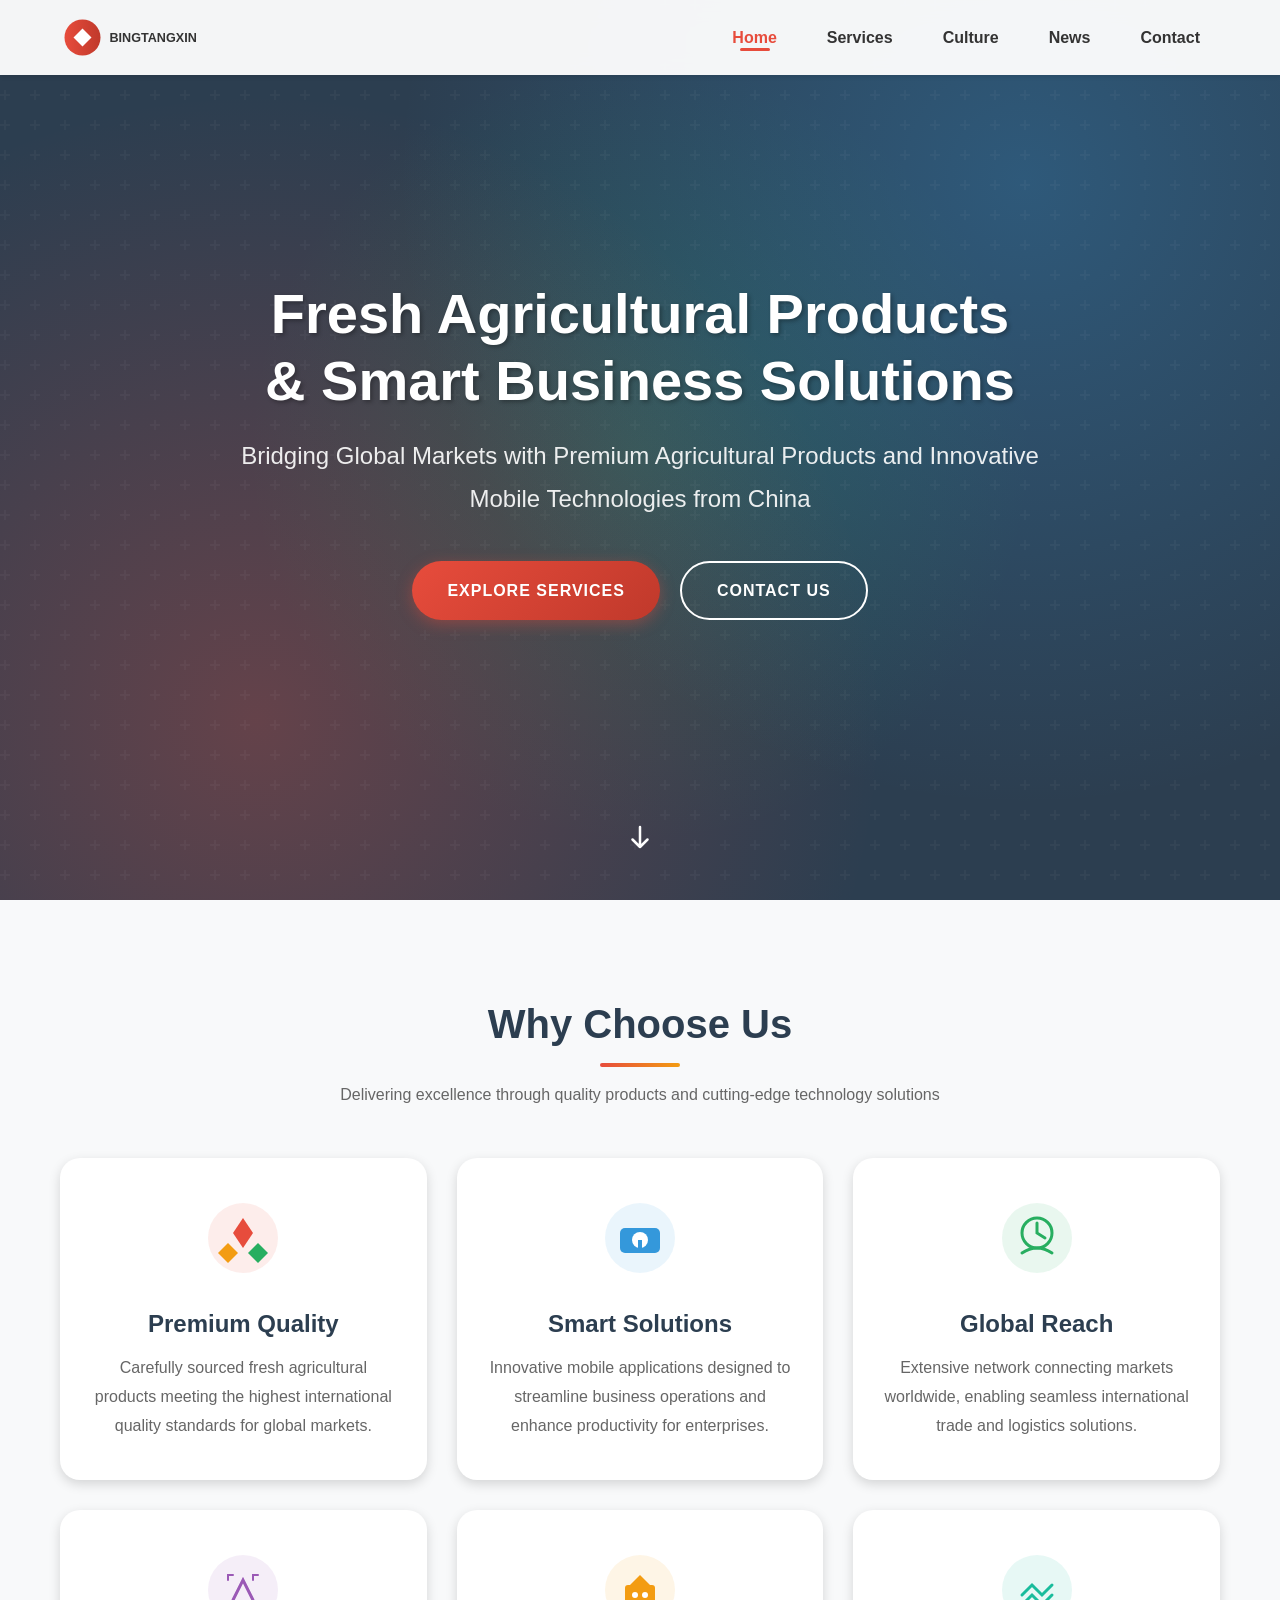
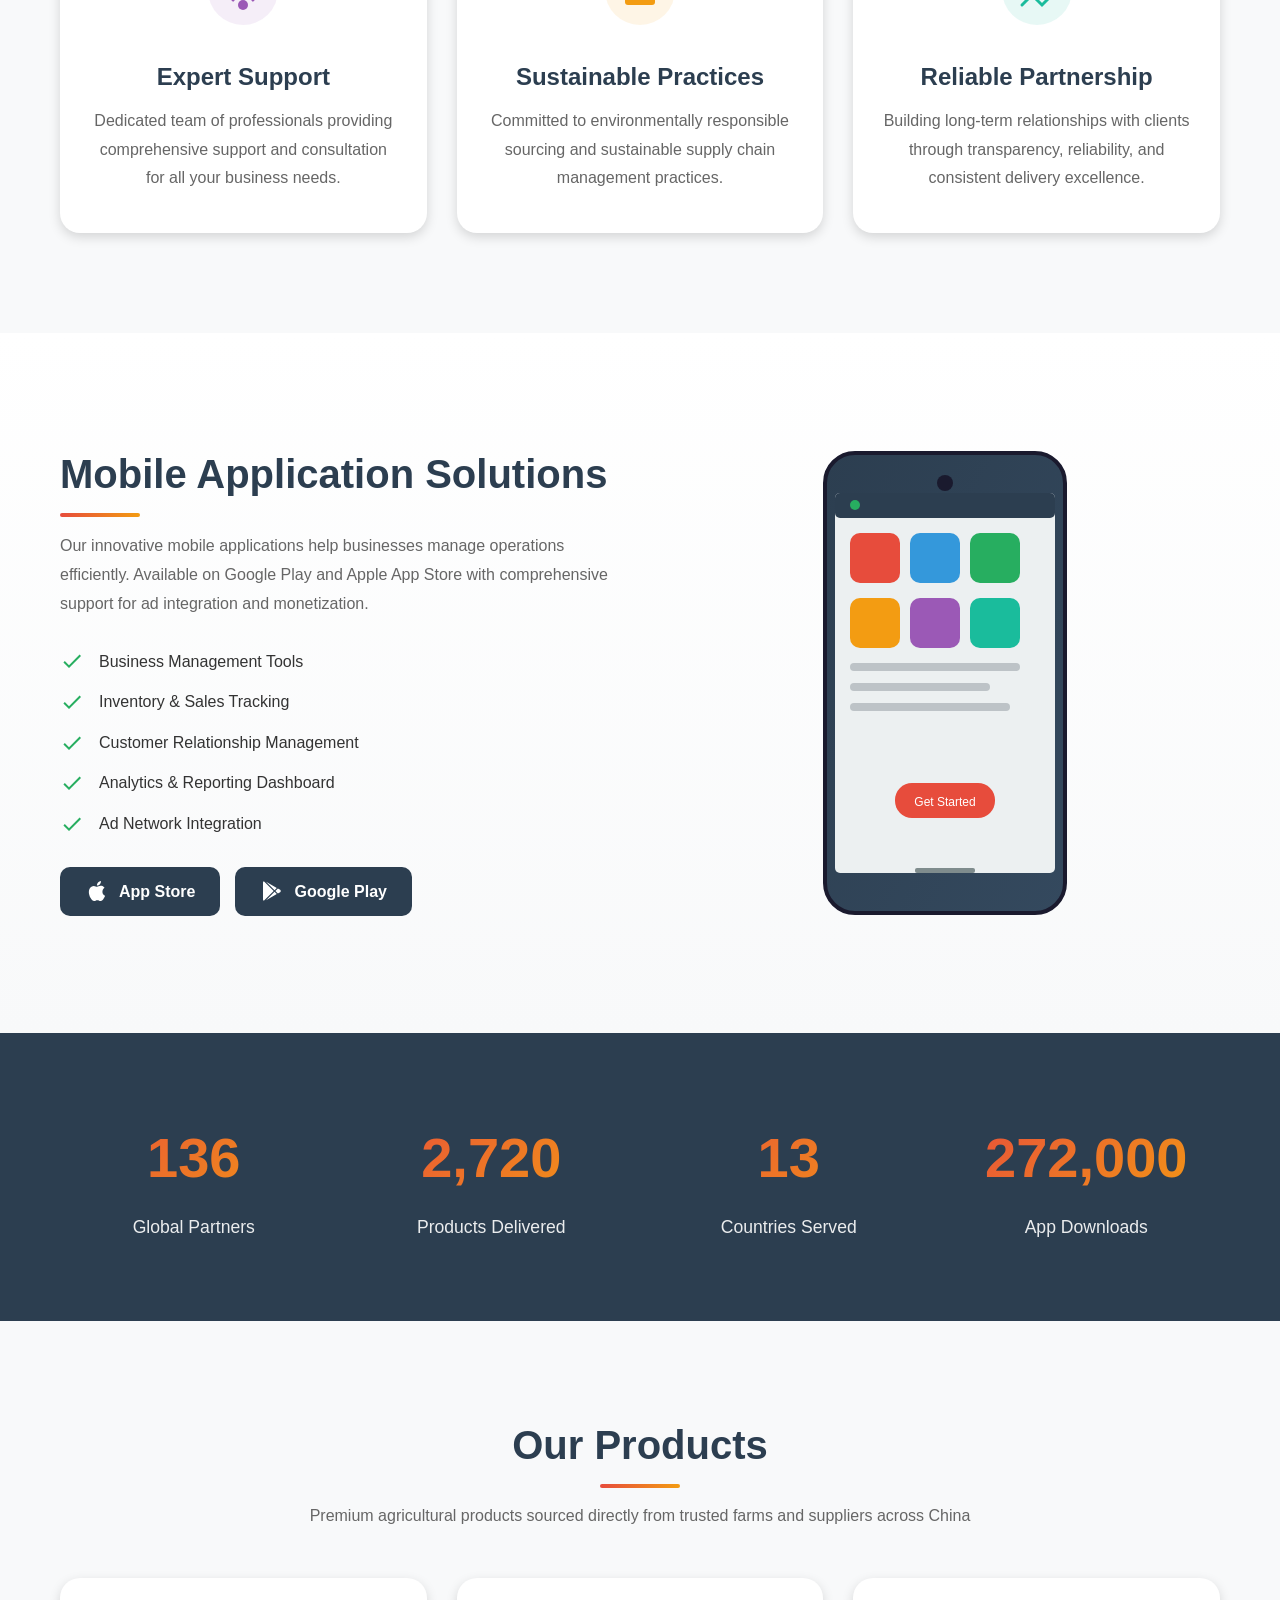
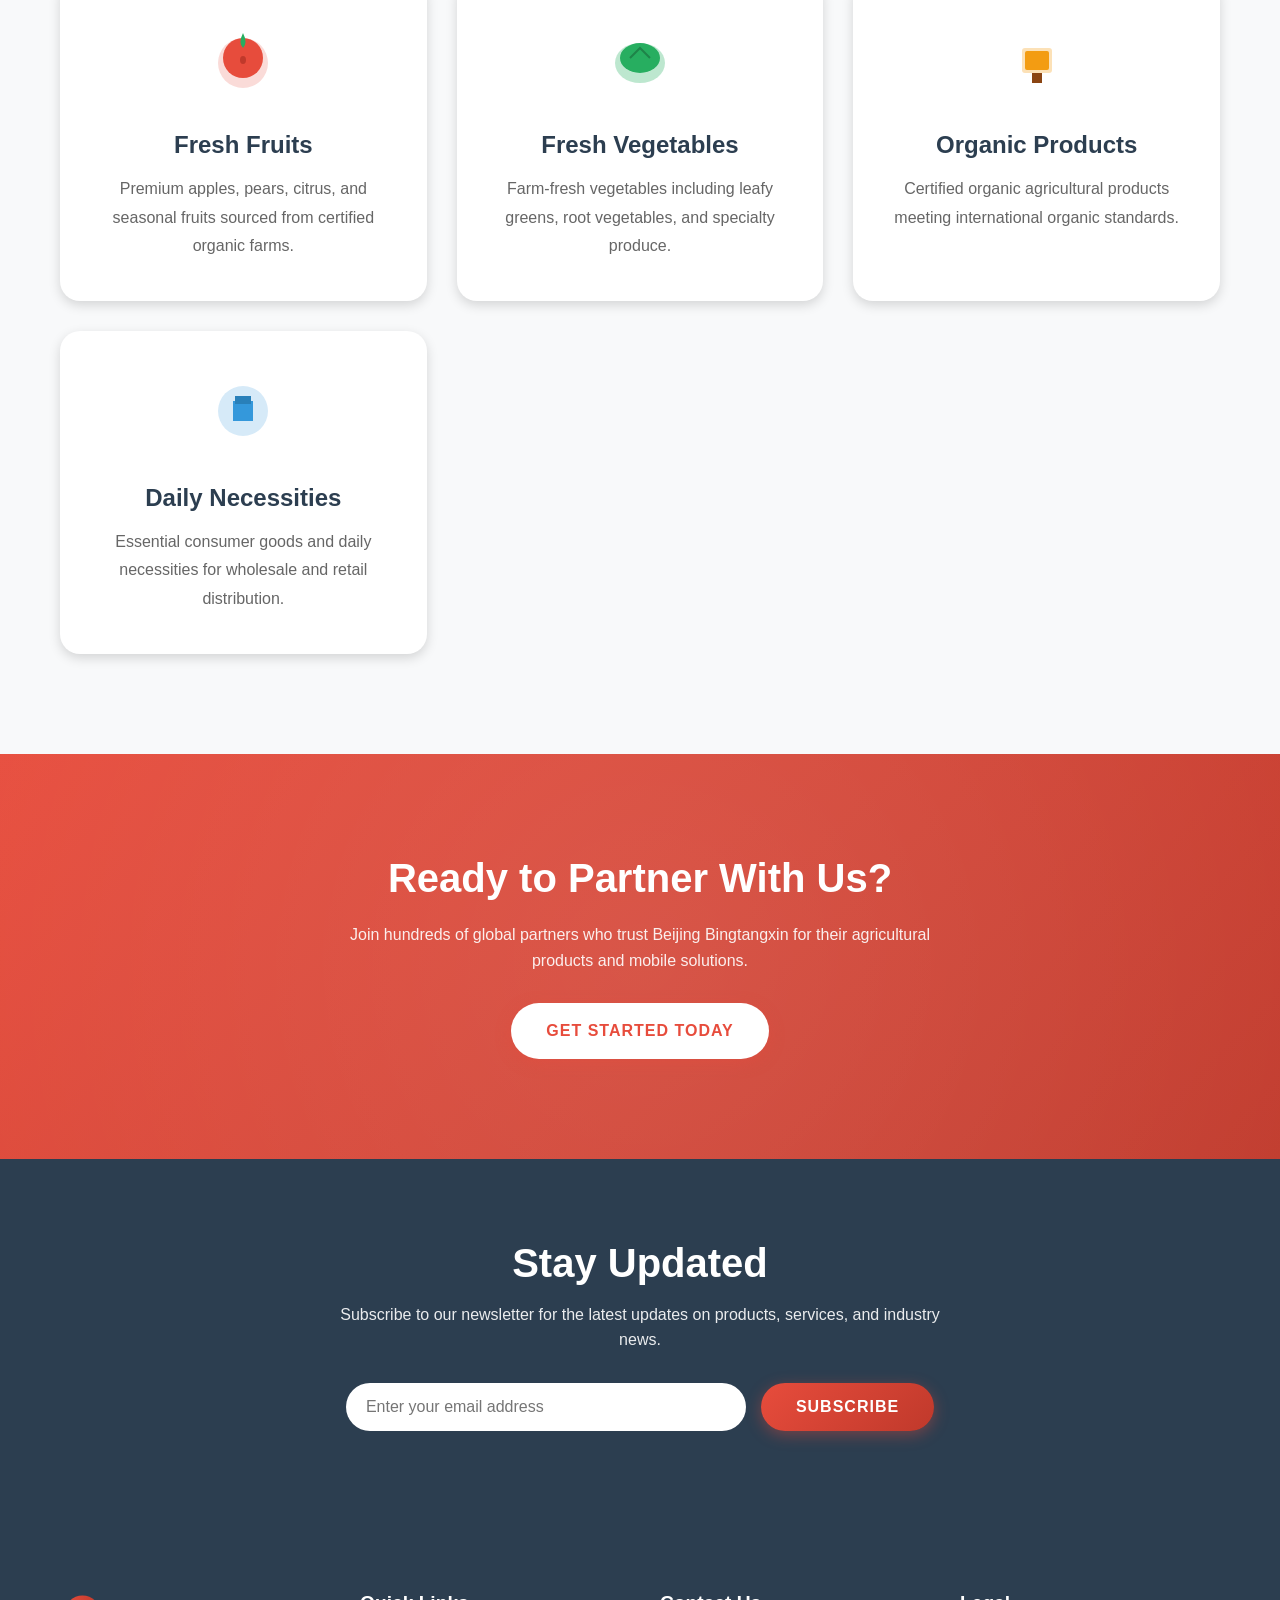
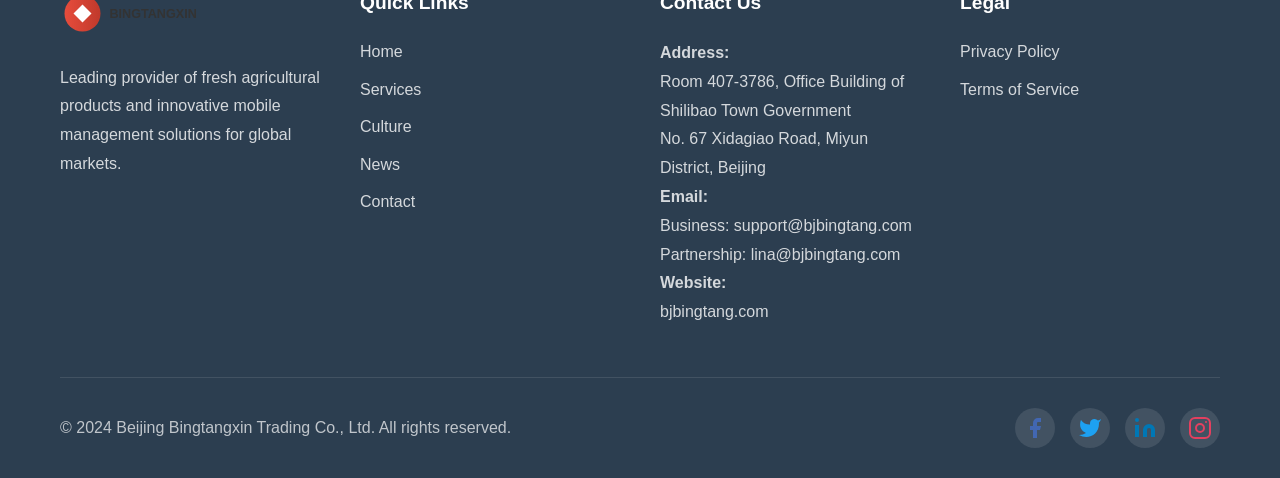
<file: index.html>
<!DOCTYPE html>
<html lang="en">
<head>
    <meta charset="UTF-8">
    <meta name="viewport" content="width=device-width, initial-scale=1.0">
    <meta name="description" content="Beijing Bingtangxin Trading Co., Ltd. - Leading provider of fresh agricultural products and innovative mobile management solutions for global markets.">
    <meta name="keywords" content="agricultural products, fresh fruits, vegetables, mobile apps, business management, import export, China">
    <meta name="author" content="Beijing Bingtangxin Trading Co., Ltd.">
    <meta name="robots" content="index, follow">
    <meta property="og:title" content="Beijing Bingtangxin Trading Co., Ltd. - Fresh Agricultural Products & Mobile Solutions">
    <meta property="og:description" content="Leading provider of fresh agricultural products and innovative mobile management solutions for global markets.">
    <meta property="og:type" content="website">
    <meta property="og:url" content="https://bjbingtang.com">
    <meta property="og:image" content="https://bjbingtang.com/images/og-image.jpg">
    <link rel="canonical" href="https://bjbingtang.com">
    <title>Beijing Bingtangxin Trading Co., Ltd. | Fresh Agricultural Products & Mobile Solutions</title>
    <link rel="stylesheet" href="css/style.css">
</head>
<body>
    <!-- Navigation -->
    <nav class="navbar" id="navbar">
        <div class="nav-container">
            <a href="index.html" class="logo">
                <svg viewBox="0 0 200 50" width="180" height="45">
                    <defs>
                        <linearGradient id="logoGrad" x1="0%" y1="0%" x2="100%" y2="0%">
                            <stop offset="0%" style="stop-color:#e74c3c"/>
                            <stop offset="100%" style="stop-color:#c0392b"/>
                        </linearGradient>
                    </defs>
                    <circle cx="25" cy="25" r="20" fill="url(#logoGrad)"/>
                    <path d="M15 25 L25 15 L35 25 L25 35 Z" fill="white"/>
                    <text x="55" y="30" font-family="Arial, sans-serif" font-size="14" font-weight="bold" fill="#333">BINGTANGXIN</text>
                </svg>
            </a>
            <ul class="nav-menu" id="navMenu">
                <li><a href="index.html" class="active">Home</a></li>
                <li><a href="services.html">Services</a></li>
                <li><a href="culture.html">Culture</a></li>
                <li><a href="news.html">News</a></li>
                <li><a href="contact.html">Contact</a></li>
            </ul>
            <button class="menu-toggle" id="menuToggle">
                <svg viewBox="0 0 24 24" width="24" height="24">
                    <path d="M3 12h18M3 6h18M3 18h18" stroke="currentColor" stroke-width="2" stroke-linecap="round"/>
                </svg>
            </button>
        </div>
    </nav>

    <!-- Hero Section -->
    <section class="hero" id="hero">
        <div class="hero-overlay"></div>
        <div class="hero-content">
            <h1 class="hero-title animate-fade-in">Fresh Agricultural Products<br>& Smart Business Solutions</h1>
            <p class="hero-subtitle animate-fade-in-delay">Bridging Global Markets with Premium Agricultural Products and Innovative Mobile Technologies from China</p>
            <div class="hero-buttons animate-fade-in-delay-2">
                <a href="services.html" class="btn btn-primary">Explore Services</a>
                <a href="contact.html" class="btn btn-secondary">Contact Us</a>
            </div>
        </div>
        <div class="scroll-indicator">
            <svg viewBox="0 0 24 24" width="30" height="30">
                <path d="M12 4v16m0 0l-6-6m6 6l6-6" stroke="white" stroke-width="2" fill="none" stroke-linecap="round"/>
            </svg>
        </div>
    </section>

    <!-- Features Section -->
    <section class="features" id="features">
        <div class="container">
            <h2 class="section-title animate-on-scroll">Why Choose Us</h2>
            <p class="section-subtitle animate-on-scroll">Delivering excellence through quality products and cutting-edge technology solutions</p>
            
            <div class="features-grid">
                <div class="feature-card animate-on-scroll">
                    <div class="feature-icon">
                        <svg viewBox="0 0 80 80" width="80" height="80">
                            <circle cx="40" cy="40" r="35" fill="#e74c3c" opacity="0.1"/>
                            <path d="M40 20 L50 35 L40 50 L30 35 Z" fill="#e74c3c"/>
                            <path d="M25 45 L35 55 L25 65 L15 55 Z" fill="#f39c12"/>
                            <path d="M55 45 L65 55 L55 65 L45 55 Z" fill="#27ae60"/>
                        </svg>
                    </div>
                    <h3>Premium Quality</h3>
                    <p>Carefully sourced fresh agricultural products meeting the highest international quality standards for global markets.</p>
                </div>

                <div class="feature-card animate-on-scroll">
                    <div class="feature-icon">
                        <svg viewBox="0 0 80 80" width="80" height="80">
                            <circle cx="40" cy="40" r="35" fill="#3498db" opacity="0.1"/>
                            <rect x="20" y="30" width="40" height="25" rx="5" fill="#3498db"/>
                            <circle cx="40" cy="42" r="8" fill="white"/>
                            <rect x="38" y="42" width="4" height="8" fill="#3498db"/>
                        </svg>
                    </div>
                    <h3>Smart Solutions</h3>
                    <p>Innovative mobile applications designed to streamline business operations and enhance productivity for enterprises.</p>
                </div>

                <div class="feature-card animate-on-scroll">
                    <div class="feature-icon">
                        <svg viewBox="0 0 80 80" width="80" height="80">
                            <circle cx="40" cy="40" r="35" fill="#27ae60" opacity="0.1"/>
                            <circle cx="40" cy="35" r="15" fill="none" stroke="#27ae60" stroke-width="3"/>
                            <path d="M40 25 L40 35 L48 40" stroke="#27ae60" stroke-width="3" fill="none" stroke-linecap="round"/>
                            <path d="M25 55 Q40 45 55 55" stroke="#27ae60" stroke-width="3" fill="none" stroke-linecap="round"/>
                        </svg>
                    </div>
                    <h3>Global Reach</h3>
                    <p>Extensive network connecting markets worldwide, enabling seamless international trade and logistics solutions.</p>
                </div>

                <div class="feature-card animate-on-scroll">
                    <div class="feature-icon">
                        <svg viewBox="0 0 80 80" width="80" height="80">
                            <circle cx="40" cy="40" r="35" fill="#9b59b6" opacity="0.1"/>
                            <path d="M30 50 L40 30 L50 50" stroke="#9b59b6" stroke-width="3" fill="none" stroke-linecap="round"/>
                            <circle cx="40" cy="55" r="5" fill="#9b59b6"/>
                            <path d="M25 30 L25 25 L30 25" stroke="#9b59b6" stroke-width="2" fill="none" stroke-linecap="round"/>
                            <path d="M50 30 L50 25 L55 25" stroke="#9b59b6" stroke-width="2" fill="none" stroke-linecap="round"/>
                        </svg>
                    </div>
                    <h3>Expert Support</h3>
                    <p>Dedicated team of professionals providing comprehensive support and consultation for all your business needs.</p>
                </div>

                <div class="feature-card animate-on-scroll">
                    <div class="feature-icon">
                        <svg viewBox="0 0 80 80" width="80" height="80">
                            <circle cx="40" cy="40" r="35" fill="#f39c12" opacity="0.1"/>
                            <rect x="25" y="35" width="30" height="20" rx="3" fill="#f39c12"/>
                            <path d="M30 35 L40 25 L50 35" fill="#f39c12"/>
                            <circle cx="35" cy="45" r="3" fill="white"/>
                            <circle cx="45" cy="45" r="3" fill="white"/>
                        </svg>
                    </div>
                    <h3>Sustainable Practices</h3>
                    <p>Committed to environmentally responsible sourcing and sustainable supply chain management practices.</p>
                </div>

                <div class="feature-card animate-on-scroll">
                    <div class="feature-icon">
                        <svg viewBox="0 0 80 80" width="80" height="80">
                            <circle cx="40" cy="40" r="35" fill="#1abc9c" opacity="0.1"/>
                            <path d="M25 45 L35 35 L45 45 L55 35" stroke="#1abc9c" stroke-width="3" fill="none" stroke-linecap="round"/>
                            <path d="M25 55 L35 45 L45 55 L55 45" stroke="#1abc9c" stroke-width="3" fill="none" stroke-linecap="round"/>
                        </svg>
                    </div>
                    <h3>Reliable Partnership</h3>
                    <p>Building long-term relationships with clients through transparency, reliability, and consistent delivery excellence.</p>
                </div>
            </div>
        </div>
    </section>

    <!-- App Showcase Section -->
    <section class="app-showcase" id="app-showcase">
        <div class="container">
            <div class="showcase-content">
                <div class="showcase-text">
                    <h2 class="section-title animate-on-scroll">Mobile Application Solutions</h2>
                    <p class="animate-on-scroll">Our innovative mobile applications help businesses manage operations efficiently. Available on Google Play and Apple App Store with comprehensive support for ad integration and monetization.</p>
                    
                    <ul class="app-features-list animate-on-scroll">
                        <li>
                            <svg viewBox="0 0 24 24" width="24" height="24">
                                <path d="M9 16.17L4.83 12l-1.42 1.41L9 19 21 7l-1.41-1.41z" fill="#27ae60"/>
                            </svg>
                            Business Management Tools
                        </li>
                        <li>
                            <svg viewBox="0 0 24 24" width="24" height="24">
                                <path d="M9 16.17L4.83 12l-1.42 1.41L9 19 21 7l-1.41-1.41z" fill="#27ae60"/>
                            </svg>
                            Inventory & Sales Tracking
                        </li>
                        <li>
                            <svg viewBox="0 0 24 24" width="24" height="24">
                                <path d="M9 16.17L4.83 12l-1.42 1.41L9 19 21 7l-1.41-1.41z" fill="#27ae60"/>
                            </svg>
                            Customer Relationship Management
                        </li>
                        <li>
                            <svg viewBox="0 0 24 24" width="24" height="24">
                                <path d="M9 16.17L4.83 12l-1.42 1.41L9 19 21 7l-1.41-1.41z" fill="#27ae60"/>
                            </svg>
                            Analytics & Reporting Dashboard
                        </li>
                        <li>
                            <svg viewBox="0 0 24 24" width="24" height="24">
                                <path d="M9 16.17L4.83 12l-1.42 1.41L9 19 21 7l-1.41-1.41z" fill="#27ae60"/>
                            </svg>
                            Ad Network Integration
                        </li>
                    </ul>

                    <div class="app-buttons animate-on-scroll">
                        <a href="#" class="app-store-btn">
                            <svg viewBox="0 0 24 24" width="24" height="24">
                                <path d="M18.71 19.5c-.83 1.24-1.71 2.45-3.05 2.47-1.34.03-1.77-.79-3.29-.79-1.53 0-2 .77-3.27.82-1.31.05-2.3-1.32-3.14-2.53C4.25 17 2.94 12.45 4.7 9.39c.87-1.52 2.43-2.48 4.12-2.51 1.28-.02 2.5.87 3.29.87.78 0 2.26-1.07 3.81-.91.65.03 2.47.26 3.64 1.98-.09.06-2.17 1.28-2.15 3.81.03 3.02 2.65 4.03 2.68 4.04-.03.07-.42 1.44-1.38 2.83M13 3.5c.73-.83 1.94-1.46 2.94-1.5.13 1.17-.34 2.35-1.04 3.19-.69.85-1.83 1.51-2.95 1.42-.15-1.15.41-2.35 1.05-3.11z" fill="white"/>
                            </svg>
                            App Store
                        </a>
                        <a href="#" class="app-store-btn">
                            <svg viewBox="0 0 24 24" width="24" height="24">
                                <path d="M3 20.5v-17c0-.59.34-1.11.84-1.35L13.69 12l-9.85 9.85c-.5-.25-.84-.76-.84-1.35zm13.81-5.38L6.05 21.34l8.49-8.49 2.27 2.27zm3.35-4.31c.34.27.59.69.59 1.19s-.22.9-.57 1.18l-2.29 1.32-2.5-2.5 2.5-2.5 2.27 1.31zM6.05 2.66l10.76 6.22-2.27 2.27L6.05 2.66z" fill="white"/>
                            </svg>
                            Google Play
                        </a>
                    </div>
                </div>
                <div class="showcase-visual animate-on-scroll">
                    <svg class="phone-mockup" viewBox="0 0 300 500" width="300" height="500">
                        <defs>
                            <linearGradient id="phoneGrad" x1="0%" y1="0%" x2="100%" y2="100%">
                                <stop offset="0%" style="stop-color:#2c3e50"/>
                                <stop offset="100%" style="stop-color:#34495e"/>
                            </linearGradient>
                        </defs>
                        <!-- Phone body -->
                        <rect x="30" y="20" width="240" height="460" rx="30" fill="url(#phoneGrad)" stroke="#1a1a2e" stroke-width="4"/>
                        <!-- Screen -->
                        <rect x="40" y="60" width="220" height="380" rx="5" fill="#ecf0f1"/>
                        <!-- Status bar -->
                        <rect x="40" y="60" width="220" height="25" rx="5" fill="#2c3e50"/>
                        <circle cx="60" cy="72" r="5" fill="#27ae60"/>
                        <!-- App icons -->
                        <rect x="55" y="100" width="50" height="50" rx="10" fill="#e74c3c"/>
                        <rect x="115" y="100" width="50" height="50" rx="10" fill="#3498db"/>
                        <rect x="175" y="100" width="50" height="50" rx="10" fill="#27ae60"/>
                        <rect x="55" y="165" width="50" height="50" rx="10" fill="#f39c12"/>
                        <rect x="115" y="165" width="50" height="50" rx="10" fill="#9b59b6"/>
                        <rect x="175" y="165" width="50" height="50" rx="10" fill="#1abc9c"/>
                        <!-- Text lines -->
                        <rect x="55" y="230" width="170" height="8" rx="4" fill="#bdc3c7"/>
                        <rect x="55" y="250" width="140" height="8" rx="4" fill="#bdc3c7"/>
                        <rect x="55" y="270" width="160" height="8" rx="4" fill="#bdc3c7"/>
                        <!-- Button -->
                        <rect x="100" y="350" width="100" height="35" rx="17" fill="#e74c3c"/>
                        <text x="150" y="373" font-family="Arial" font-size="12" fill="white" text-anchor="middle">Get Started</text>
                        <!-- Home indicator -->
                        <rect x="120" y="435" width="60" height="5" rx="2" fill="#7f8c8d"/>
                        <!-- Camera notch -->
                        <circle cx="150" cy="50" r="8" fill="#1a1a2e"/>
                    </svg>
                </div>
            </div>
        </div>
    </section>

    <!-- Stats Section -->
    <section class="stats" id="stats">
        <div class="container">
            <div class="stats-grid">
                <div class="stat-item animate-on-scroll">
                    <div class="stat-number" data-count="500">0</div>
                    <div class="stat-label">Global Partners</div>
                </div>
                <div class="stat-item animate-on-scroll">
                    <div class="stat-number" data-count="10000">0</div>
                    <div class="stat-label">Products Delivered</div>
                </div>
                <div class="stat-item animate-on-scroll">
                    <div class="stat-number" data-count="50">0</div>
                    <div class="stat-label">Countries Served</div>
                </div>
                <div class="stat-item animate-on-scroll">
                    <div class="stat-number" data-count="1000000">0</div>
                    <div class="stat-label">App Downloads</div>
                </div>
            </div>
        </div>
    </section>

    <!-- Products Overview -->
    <section class="features" id="products">
        <div class="container">
            <h2 class="section-title animate-on-scroll">Our Products</h2>
            <p class="section-subtitle animate-on-scroll">Premium agricultural products sourced directly from trusted farms and suppliers across China</p>
            
            <div class="features-grid">
                <div class="feature-card animate-on-scroll">
                    <div class="feature-icon">
                        <svg viewBox="0 0 80 80" width="80" height="80">
                            <circle cx="40" cy="45" r="25" fill="#e74c3c" opacity="0.2"/>
                            <circle cx="40" cy="40" r="20" fill="#e74c3c"/>
                            <path d="M40 15 Q45 25 40 30 Q35 25 40 15" fill="#27ae60"/>
                            <ellipse cx="40" cy="42" rx="3" ry="4" fill="#c0392b"/>
                        </svg>
                    </div>
                    <h3>Fresh Fruits</h3>
                    <p>Premium apples, pears, citrus, and seasonal fruits sourced from certified organic farms.</p>
                </div>

                <div class="feature-card animate-on-scroll">
                    <div class="feature-icon">
                        <svg viewBox="0 0 80 80" width="80" height="80">
                            <ellipse cx="40" cy="45" rx="25" ry="20" fill="#27ae60" opacity="0.3"/>
                            <ellipse cx="40" cy="40" rx="20" ry="15" fill="#27ae60"/>
                            <path d="M30 40 L40 30 L50 40" stroke="#1e8449" stroke-width="2" fill="none"/>
                        </svg>
                    </div>
                    <h3>Fresh Vegetables</h3>
                    <p>Farm-fresh vegetables including leafy greens, root vegetables, and specialty produce.</p>
                </div>

                <div class="feature-card animate-on-scroll">
                    <div class="feature-icon">
                        <svg viewBox="0 0 80 80" width="80" height="80">
                            <rect x="25" y="30" width="30" height="25" rx="3" fill="#f39c12" opacity="0.3"/>
                            <rect x="28" y="33" width="24" height="19" rx="2" fill="#f39c12"/>
                            <rect x="35" y="55" width="10" height="10" fill="#8b4513"/>
                        </svg>
                    </div>
                    <h3>Organic Products</h3>
                    <p>Certified organic agricultural products meeting international organic standards.</p>
                </div>

                <div class="feature-card animate-on-scroll">
                    <div class="feature-icon">
                        <svg viewBox="0 0 80 80" width="80" height="80">
                            <circle cx="40" cy="40" r="25" fill="#3498db" opacity="0.2"/>
                            <rect x="30" y="30" width="20" height="20" fill="#3498db"/>
                            <rect x="32" y="25" width="16" height="8" fill="#2980b9"/>
                        </svg>
                    </div>
                    <h3>Daily Necessities</h3>
                    <p>Essential consumer goods and daily necessities for wholesale and retail distribution.</p>
                </div>
            </div>
        </div>
    </section>

    <!-- CTA Section -->
    <section class="cta" id="cta">
        <div class="container">
            <h2 class="animate-on-scroll">Ready to Partner With Us?</h2>
            <p class="animate-on-scroll">Join hundreds of global partners who trust Beijing Bingtangxin for their agricultural products and mobile solutions.</p>
            <a href="contact.html" class="btn btn-primary animate-on-scroll">Get Started Today</a>
        </div>
    </section>

    <!-- Newsletter Section -->
    <section class="newsletter" id="newsletter">
        <div class="container">
            <div class="newsletter-content">
                <h2 class="animate-on-scroll">Stay Updated</h2>
                <p class="animate-on-scroll">Subscribe to our newsletter for the latest updates on products, services, and industry news.</p>
                <form class="newsletter-form animate-on-scroll">
                    <input type="email" placeholder="Enter your email address" required>
                    <button type="submit" class="btn btn-primary">Subscribe</button>
                </form>
            </div>
        </div>
    </section>

    <!-- Footer -->
    <footer class="footer" id="footer">
        <div class="container">
            <div class="footer-content">
                <div class="footer-section">
                    <svg viewBox="0 0 200 50" width="180" height="45" class="footer-logo">
                        <defs>
                            <linearGradient id="logoGrad2" x1="0%" y1="0%" x2="100%" y2="0%">
                                <stop offset="0%" style="stop-color:#e74c3c"/>
                                <stop offset="100%" style="stop-color:#c0392b"/>
                            </linearGradient>
                        </defs>
                        <circle cx="25" cy="25" r="20" fill="url(#logoGrad2)"/>
                        <path d="M15 25 L25 15 L35 25 L25 35 Z" fill="white"/>
                        <text x="55" y="30" font-family="Arial, sans-serif" font-size="14" font-weight="bold" fill="#333">BINGTANGXIN</text>
                    </svg>
                    <p>Leading provider of fresh agricultural products and innovative mobile management solutions for global markets.</p>
                </div>
                <div class="footer-section">
                    <h4>Quick Links</h4>
                    <ul>
                        <li><a href="index.html">Home</a></li>
                        <li><a href="services.html">Services</a></li>
                        <li><a href="culture.html">Culture</a></li>
                        <li><a href="news.html">News</a></li>
                        <li><a href="contact.html">Contact</a></li>
                    </ul>
                </div>
                <div class="footer-section">
                    <h4>Contact Us</h4>
                    <p><strong>Address:</strong><br>Room 407-3786, Office Building of Shilibao Town Government<br>No. 67 Xidagiao Road, Miyun District, Beijing</p>
                    <p><strong>Email:</strong><br>Business: support@bjbingtang.com<br>Partnership: lina@bjbingtang.com</p>
                    <p><strong>Website:</strong><br>bjbingtang.com</p>
                </div>
                <div class="footer-section">
                    <h4>Legal</h4>
                    <ul>
                        <li><a href="privacy.html">Privacy Policy</a></li>
                        <li><a href="terms.html">Terms of Service</a></li>
                    </ul>
                </div>
            </div>
            <div class="footer-bottom">
                <p>&copy; 2024 Beijing Bingtangxin Trading Co., Ltd. All rights reserved.</p>
                <div class="social-links">
                    <a href="#" aria-label="Facebook">
                        <svg viewBox="0 0 24 24" width="24" height="24">
                            <path d="M18 2h-3a5 5 0 00-5 5v3H7v4h3v8h4v-8h3l1-4h-4V7a1 1 0 011-1h3z" fill="#4267B2"/>
                        </svg>
                    </a>
                    <a href="#" aria-label="Twitter">
                        <svg viewBox="0 0 24 24" width="24" height="24">
                            <path d="M23 3a10.9 10.9 0 01-3.14 1.53 4.48 4.48 0 00-7.86 3v1A10.66 10.66 0 013 4s-4 9 5 13a11.64 11.64 0 01-7 2c9 5 20 0 20-11.5a4.5 4.5 0 00-.08-.83A7.72 7.72 0 0023 3z" fill="#1DA1F2"/>
                        </svg>
                    </a>
                    <a href="#" aria-label="LinkedIn">
                        <svg viewBox="0 0 24 24" width="24" height="24">
                            <path d="M16 8a6 6 0 016 6v7h-4v-7a2 2 0 00-2-2 2 2 0 00-2 2v7h-4v-7a6 6 0 016-6zM2 9h4v12H2zM4 6a2 2 0 100-4 2 2 0 000 4z" fill="#0077B5"/>
                        </svg>
                    </a>
                    <a href="#" aria-label="Instagram">
                        <svg viewBox="0 0 24 24" width="24" height="24">
                            <rect x="2" y="2" width="20" height="20" rx="5" stroke="#E4405F" stroke-width="2" fill="none"/>
                            <circle cx="12" cy="12" r="4" stroke="#E4405F" stroke-width="2" fill="none"/>
                            <circle cx="18" cy="6" r="1" fill="#E4405F"/>
                        </svg>
                    </a>
                </div>
            </div>
        </div>
    </footer>

    <script src="js/main.js"></script>
</body>
</html>
</file>
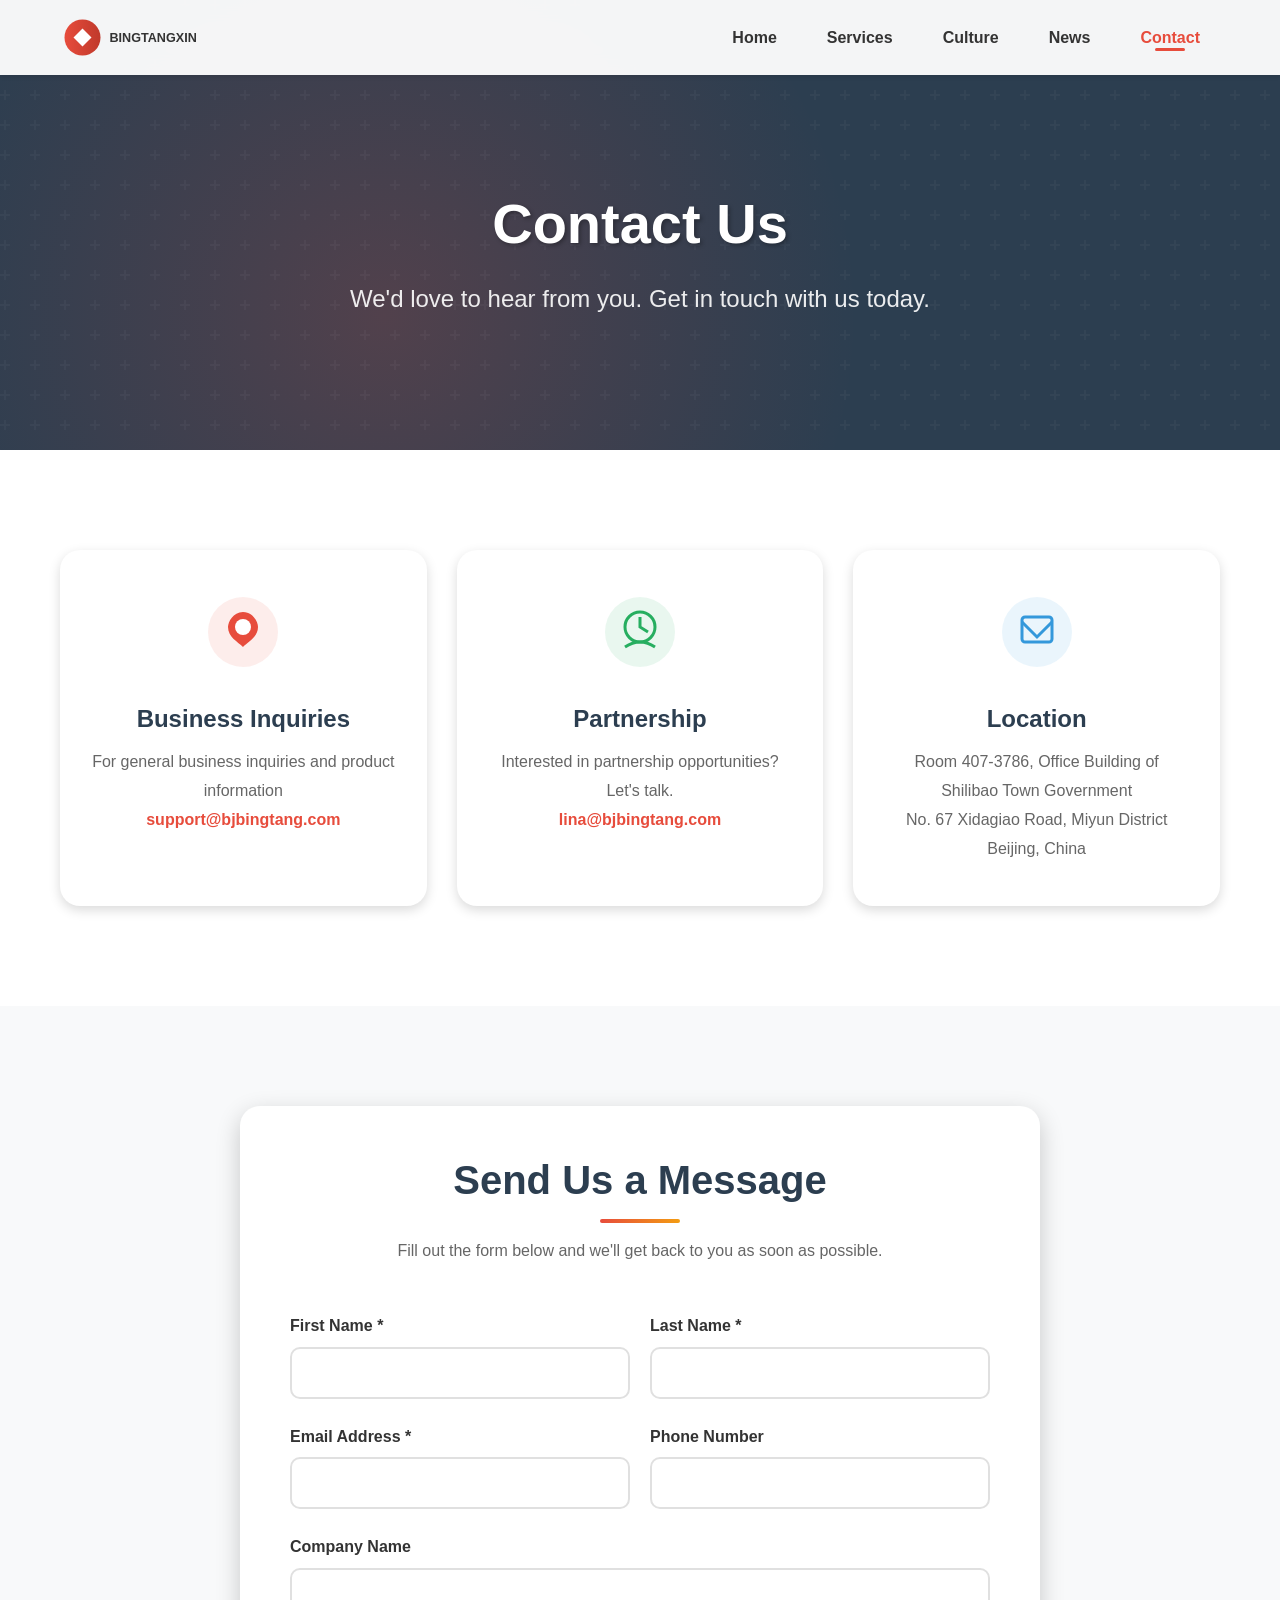
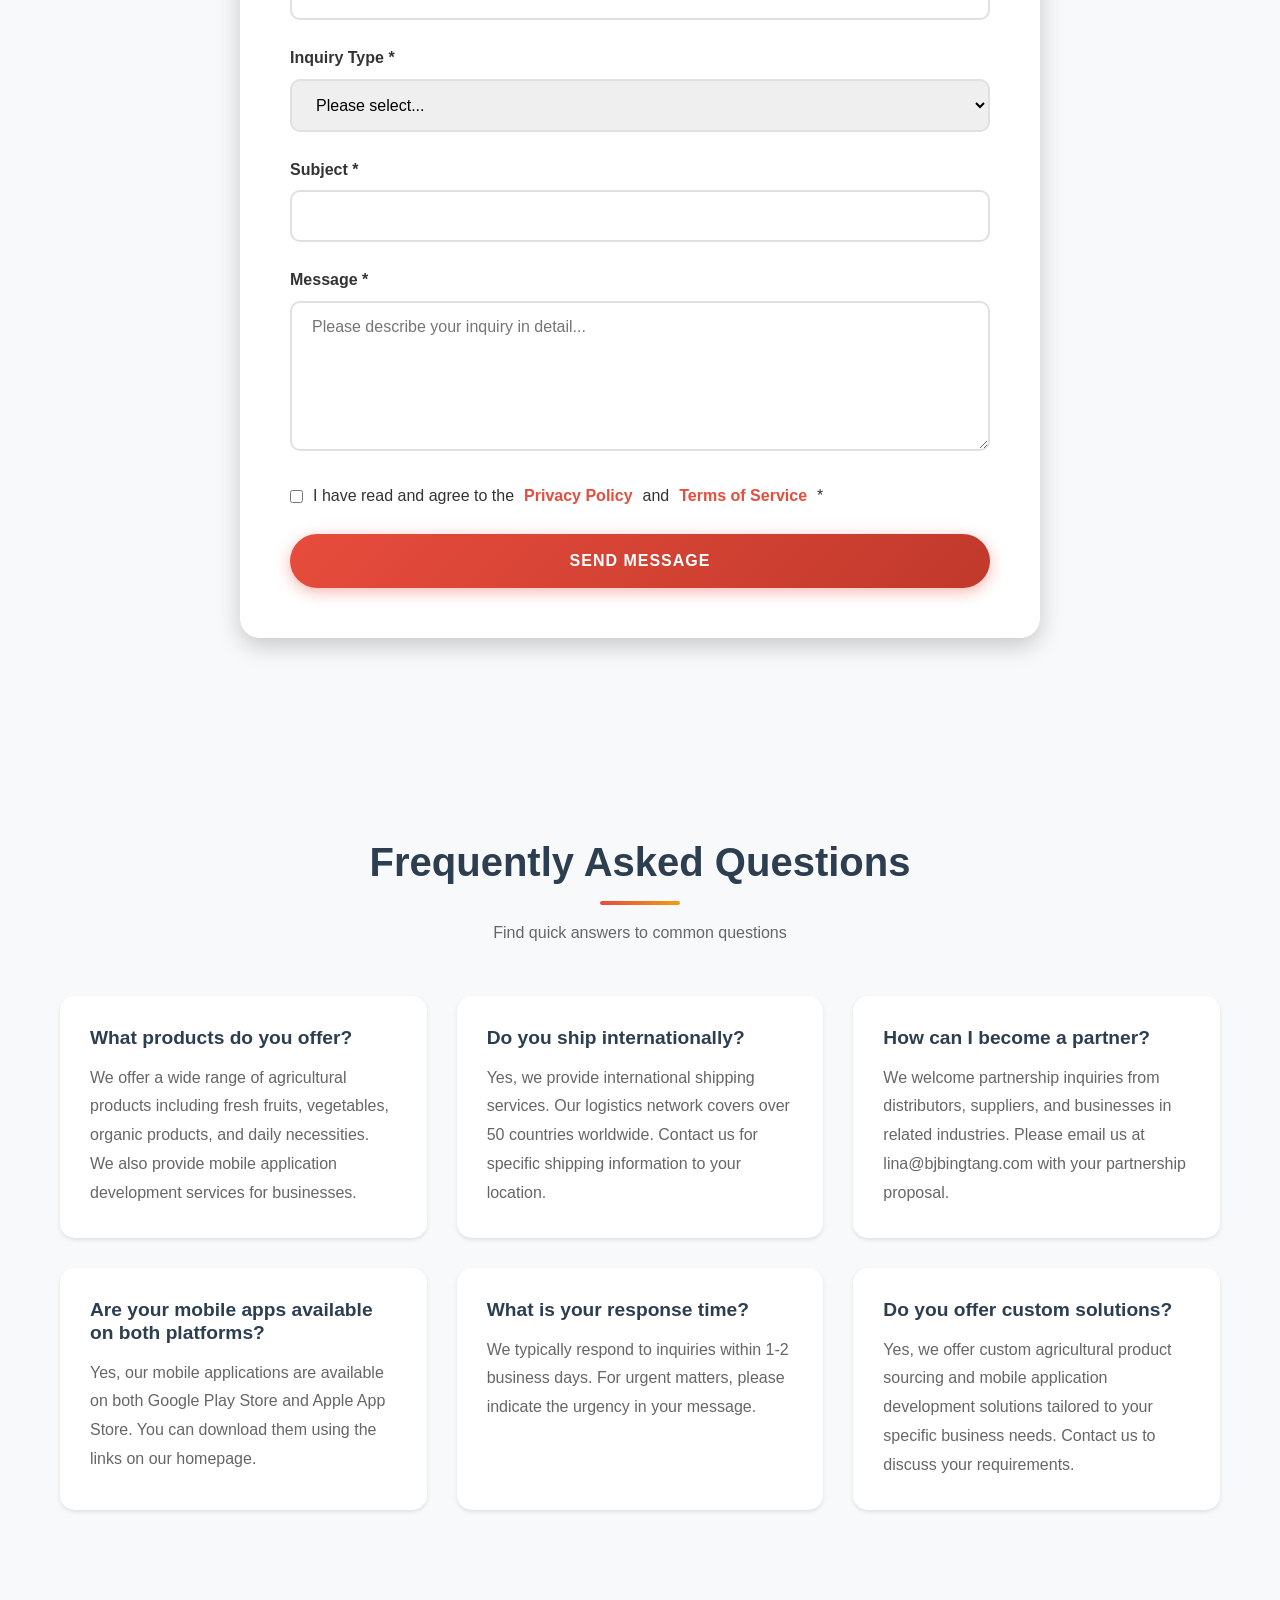
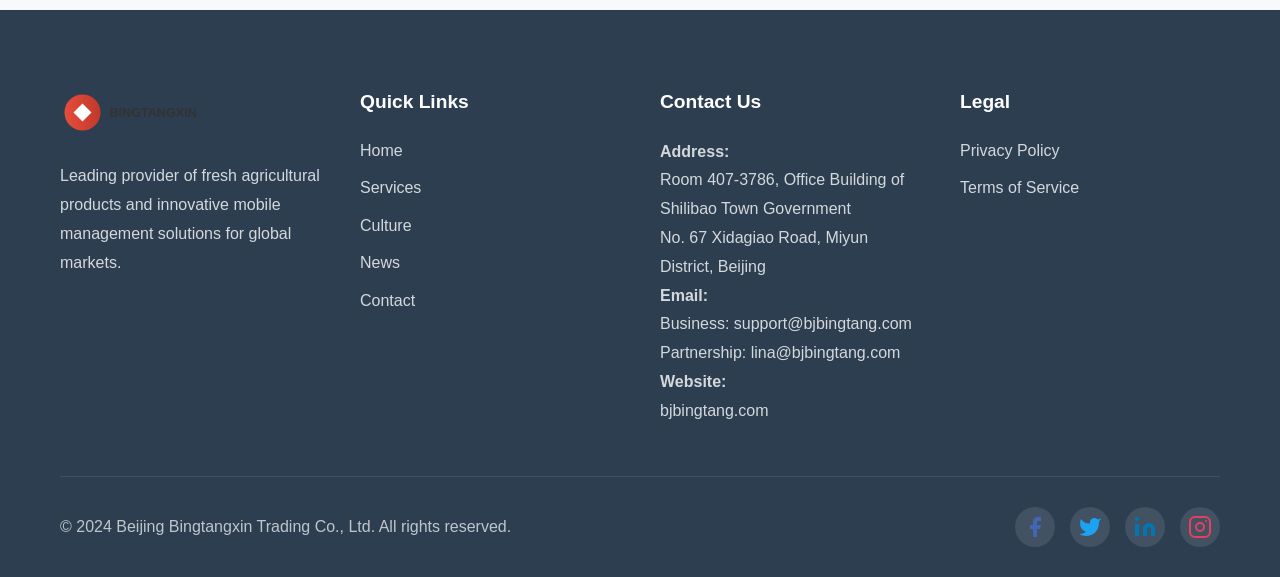
<file: contact.html>
<!DOCTYPE html>
<html lang="en">
<head>
    <meta charset="UTF-8">
    <meta name="viewport" content="width=device-width, initial-scale=1.0">
    <meta name="description" content="Contact Us - Beijing Bingtangxin Trading Co., Ltd. Get in touch with us for inquiries, partnerships, or support.">
    <meta name="robots" content="index, follow">
    <meta property="og:title" content="Contact Us - Beijing Bingtangxin Trading Co., Ltd.">
    <meta property="og:description" content="Get in touch with Beijing Bingtangxin for inquiries and partnership opportunities.">
    <meta property="og:type" content="website">
    <link rel="canonical" href="https://bjbingtang.com/contact">
    <title>Contact Us - Beijing Bingtangxin Trading Co., Ltd.</title>
    <link rel="stylesheet" href="css/style.css">
</head>
<body>
    <!-- Navigation -->
    <nav class="navbar" id="navbar">
        <div class="nav-container">
            <a href="index.html" class="logo">
                <svg viewBox="0 0 200 50" width="180" height="45">
                    <defs>
                        <linearGradient id="logoGrad" x1="0%" y1="0%" x2="100%" y2="0%">
                            <stop offset="0%" style="stop-color:#e74c3c"/>
                            <stop offset="100%" style="stop-color:#c0392b"/>
                        </linearGradient>
                    </defs>
                    <circle cx="25" cy="25" r="20" fill="url(#logoGrad)"/>
                    <path d="M15 25 L25 15 L35 25 L25 35 Z" fill="white"/>
                    <text x="55" y="30" font-family="Arial, sans-serif" font-size="14" font-weight="bold" fill="#333">BINGTANGXIN</text>
                </svg>
            </a>
            <ul class="nav-menu" id="navMenu">
                <li><a href="index.html">Home</a></li>
                <li><a href="services.html">Services</a></li>
                <li><a href="culture.html">Culture</a></li>
                <li><a href="news.html">News</a></li>
                <li><a href="contact.html" class="active">Contact</a></li>
            </ul>
            <button class="menu-toggle" id="menuToggle">
                <svg viewBox="0 0 24 24" width="24" height="24">
                    <path d="M3 12h18M3 6h18M3 18h18" stroke="currentColor" stroke-width="2" stroke-linecap="round"/>
                </svg>
            </button>
        </div>
    </nav>

    <!-- Hero Section -->
    <section class="hero-small hero-contact" id="hero-small">
        <div class="hero-overlay"></div>
        <div class="hero-content">
            <h1 class="hero-title animate-fade-in">Contact Us</h1>
            <p class="hero-subtitle animate-fade-in-delay">We'd love to hear from you. Get in touch with us today.</p>
        </div>
    </section>

    <!-- Contact Info Cards -->
    <section class="contact-info" id="contact-info">
        <div class="container">
            <div class="contact-grid">
                <div class="contact-card animate-on-scroll">
                    <div class="contact-icon">
                        <svg viewBox="0 0 80 80" width="80" height="80">
                            <circle cx="40" cy="40" r="35" fill="#e74c3c" opacity="0.1"/>
                            <path d="M40 20 C30 20 25 30 25 35 C25 45 35 50 40 55 C45 50 55 45 55 35 C55 30 50 20 40 20 Z" fill="#e74c3c"/>
                            <circle cx="40" cy="35" r="8" fill="white"/>
                        </svg>
                    </div>
                    <h3>Business Inquiries</h3>
                    <p>For general business inquiries and product information</p>
                    <p><a href="mailto:support@bjbingtang.com">support@bjbingtang.com</a></p>
                </div>

                <div class="contact-card animate-on-scroll">
                    <div class="contact-icon">
                        <svg viewBox="0 0 80 80" width="80" height="80">
                            <circle cx="40" cy="40" r="35" fill="#27ae60" opacity="0.1"/>
                            <circle cx="40" cy="35" r="15" fill="none" stroke="#27ae60" stroke-width="3"/>
                            <path d="M40 25 L40 35 L48 40" stroke="#27ae60" stroke-width="3" fill="none"/>
                            <path d="M25 55 Q40 45 55 55" stroke="#27ae60" stroke-width="3" fill="none"/>
                        </svg>
                    </div>
                    <h3>Partnership</h3>
                    <p>Interested in partnership opportunities? Let's talk.</p>
                    <p><a href="mailto:lina@bjbingtang.com">lina@bjbingtang.com</a></p>
                </div>

                <div class="contact-card animate-on-scroll">
                    <div class="contact-icon">
                        <svg viewBox="0 0 80 80" width="80" height="80">
                            <circle cx="40" cy="40" r="35" fill="#3498db" opacity="0.1"/>
                            <path d="M25 30 L40 45 L55 30" stroke="#3498db" stroke-width="3" fill="none"/>
                            <rect x="25" y="25" width="30" height="25" rx="3" fill="none" stroke="#3498db" stroke-width="3"/>
                        </svg>
                    </div>
                    <h3>Location</h3>
                    <p>Room 407-3786, Office Building of Shilibao Town Government<br>No. 67 Xidagiao Road, Miyun District<br>Beijing, China</p>
                </div>
            </div>
        </div>
    </section>

    <!-- Contact Form -->
    <section class="contact-form-section" id="contact-form">
        <div class="container">
            <div class="form-wrapper animate-on-scroll">
                <h2 class="section-title">Send Us a Message</h2>
                <p class="section-subtitle">Fill out the form below and we'll get back to you as soon as possible.</p>
                
                <form id="contactForm">
                    <div class="form-row">
                        <div class="form-group">
                            <label for="firstName">First Name *</label>
                            <input type="text" id="firstName" name="firstName" required>
                        </div>
                        <div class="form-group">
                            <label for="lastName">Last Name *</label>
                            <input type="text" id="lastName" name="lastName" required>
                        </div>
                    </div>
                    
                    <div class="form-row">
                        <div class="form-group">
                            <label for="email">Email Address *</label>
                            <input type="email" id="email" name="email" required>
                        </div>
                        <div class="form-group">
                            <label for="phone">Phone Number</label>
                            <input type="tel" id="phone" name="phone">
                        </div>
                    </div>
                    
                    <div class="form-group">
                        <label for="company">Company Name</label>
                        <input type="text" id="company" name="company">
                    </div>
                    
                    <div class="form-group">
                        <label for="inquiryType">Inquiry Type *</label>
                        <select id="inquiryType" name="inquiryType" required>
                            <option value="">Please select...</option>
                            <option value="business">Business Inquiry</option>
                            <option value="partnership">Partnership Opportunity</option>
                            <option value="products">Product Information</option>
                            <option value="support">Technical Support</option>
                            <option value="other">Other</option>
                        </select>
                    </div>
                    
                    <div class="form-group">
                        <label for="subject">Subject *</label>
                        <input type="text" id="subject" name="subject" required>
                    </div>
                    
                    <div class="form-group">
                        <label for="message">Message *</label>
                        <textarea id="message" name="message" rows="6" required placeholder="Please describe your inquiry in detail..."></textarea>
                    </div>
                    
                    <div class="form-group checkbox-group">
                        <label>
                            <input type="checkbox" name="privacy" required>
                            I have read and agree to the <a href="privacy.html">Privacy Policy</a> and <a href="terms.html">Terms of Service</a> *
                        </label>
                    </div>
                    
                    <button type="submit" class="btn btn-primary btn-submit">Send Message</button>
                </form>
            </div>
        </div>
    </section>

    <!-- FAQ Section -->
    <section class="faq-section" id="faq">
        <div class="container">
            <h2 class="section-title animate-on-scroll">Frequently Asked Questions</h2>
            <p class="section-subtitle animate-on-scroll">Find quick answers to common questions</p>
            
            <div class="faq-grid">
                <div class="faq-item animate-on-scroll">
                    <h3>What products do you offer?</h3>
                    <p>We offer a wide range of agricultural products including fresh fruits, vegetables, organic products, and daily necessities. We also provide mobile application development services for businesses.</p>
                </div>

                <div class="faq-item animate-on-scroll">
                    <h3>Do you ship internationally?</h3>
                    <p>Yes, we provide international shipping services. Our logistics network covers over 50 countries worldwide. Contact us for specific shipping information to your location.</p>
                </div>

                <div class="faq-item animate-on-scroll">
                    <h3>How can I become a partner?</h3>
                    <p>We welcome partnership inquiries from distributors, suppliers, and businesses in related industries. Please email us at lina@bjbingtang.com with your partnership proposal.</p>
                </div>

                <div class="faq-item animate-on-scroll">
                    <h3>Are your mobile apps available on both platforms?</h3>
                    <p>Yes, our mobile applications are available on both Google Play Store and Apple App Store. You can download them using the links on our homepage.</p>
                </div>

                <div class="faq-item animate-on-scroll">
                    <h3>What is your response time?</h3>
                    <p>We typically respond to inquiries within 1-2 business days. For urgent matters, please indicate the urgency in your message.</p>
                </div>

                <div class="faq-item animate-on-scroll">
                    <h3>Do you offer custom solutions?</h3>
                    <p>Yes, we offer custom agricultural product sourcing and mobile application development solutions tailored to your specific business needs. Contact us to discuss your requirements.</p>
                </div>
            </div>
        </div>
    </section>

    <!-- Footer -->
    <footer class="footer" id="footer">
        <div class="container">
            <div class="footer-content">
                <div class="footer-section">
                    <svg viewBox="0 0 200 50" width="180" height="45" class="footer-logo">
                        <defs>
                            <linearGradient id="logoGrad2" x1="0%" y1="0%" x2="100%" y2="0%">
                                <stop offset="0%" style="stop-color:#e74c3c"/>
                                <stop offset="100%" style="stop-color:#c0392b"/>
                            </linearGradient>
                        </defs>
                        <circle cx="25" cy="25" r="20" fill="url(#logoGrad2)"/>
                        <path d="M15 25 L25 15 L35 25 L25 35 Z" fill="white"/>
                        <text x="55" y="30" font-family="Arial, sans-serif" font-size="14" font-weight="bold" fill="#333">BINGTANGXIN</text>
                    </svg>
                    <p>Leading provider of fresh agricultural products and innovative mobile management solutions for global markets.</p>
                </div>
                <div class="footer-section">
                    <h4>Quick Links</h4>
                    <ul>
                        <li><a href="index.html">Home</a></li>
                        <li><a href="services.html">Services</a></li>
                        <li><a href="culture.html">Culture</a></li>
                        <li><a href="news.html">News</a></li>
                        <li><a href="contact.html">Contact</a></li>
                    </ul>
                </div>
                <div class="footer-section">
                    <h4>Contact Us</h4>
                    <p><strong>Address:</strong><br>Room 407-3786, Office Building of Shilibao Town Government<br>No. 67 Xidagiao Road, Miyun District, Beijing</p>
                    <p><strong>Email:</strong><br>Business: support@bjbingtang.com<br>Partnership: lina@bjbingtang.com</p>
                    <p><strong>Website:</strong><br>bjbingtang.com</p>
                </div>
                <div class="footer-section">
                    <h4>Legal</h4>
                    <ul>
                        <li><a href="privacy.html">Privacy Policy</a></li>
                        <li><a href="terms.html">Terms of Service</a></li>
                    </ul>
                </div>
            </div>
            <div class="footer-bottom">
                <p>&copy; 2024 Beijing Bingtangxin Trading Co., Ltd. All rights reserved.</p>
                <div class="social-links">
                    <a href="#" aria-label="Facebook">
                        <svg viewBox="0 0 24 24" width="24" height="24">
                            <path d="M18 2h-3a5 5 0 00-5 5v3H7v4h3v8h4v-8h3l1-4h-4V7a1 1 0 011-1h3z" fill="#4267B2"/>
                        </svg>
                    </a>
                    <a href="#" aria-label="Twitter">
                        <svg viewBox="0 0 24 24" width="24" height="24">
                            <path d="M23 3a10.9 10.9 0 01-3.14 1.53 4.48 4.48 0 00-7.86 3v1A10.66 10.66 0 013 4s-4 9 5 13a11.64 11.64 0 01-7 2c9 5 20 0 20-11.5a4.5 4.5 0 00-.08-.83A7.72 7.72 0 0023 3z" fill="#1DA1F2"/>
                        </svg>
                    </a>
                    <a href="#" aria-label="LinkedIn">
                        <svg viewBox="0 0 24 24" width="24" height="24">
                            <path d="M16 8a6 6 0 016 6v7h-4v-7a2 2 0 00-2-2 2 2 0 00-2 2v7h-4v-7a6 6 0 016-6zM2 9h4v12H2zM4 6a2 2 0 100-4 2 2 0 000 4z" fill="#0077B5"/>
                        </svg>
                    </a>
                    <a href="#" aria-label="Instagram">
                        <svg viewBox="0 0 24 24" width="24" height="24">
                            <rect x="2" y="2" width="20" height="20" rx="5" stroke="#E4405F" stroke-width="2" fill="none"/>
                            <circle cx="12" cy="12" r="4" stroke="#E4405F" stroke-width="2" fill="none"/>
                            <circle cx="18" cy="6" r="1" fill="#E4405F"/>
                        </svg>
                    </a>
                </div>
            </div>
        </div>
    </footer>

    <script src="js/main.js"></script>
</body>
</html>
</file>
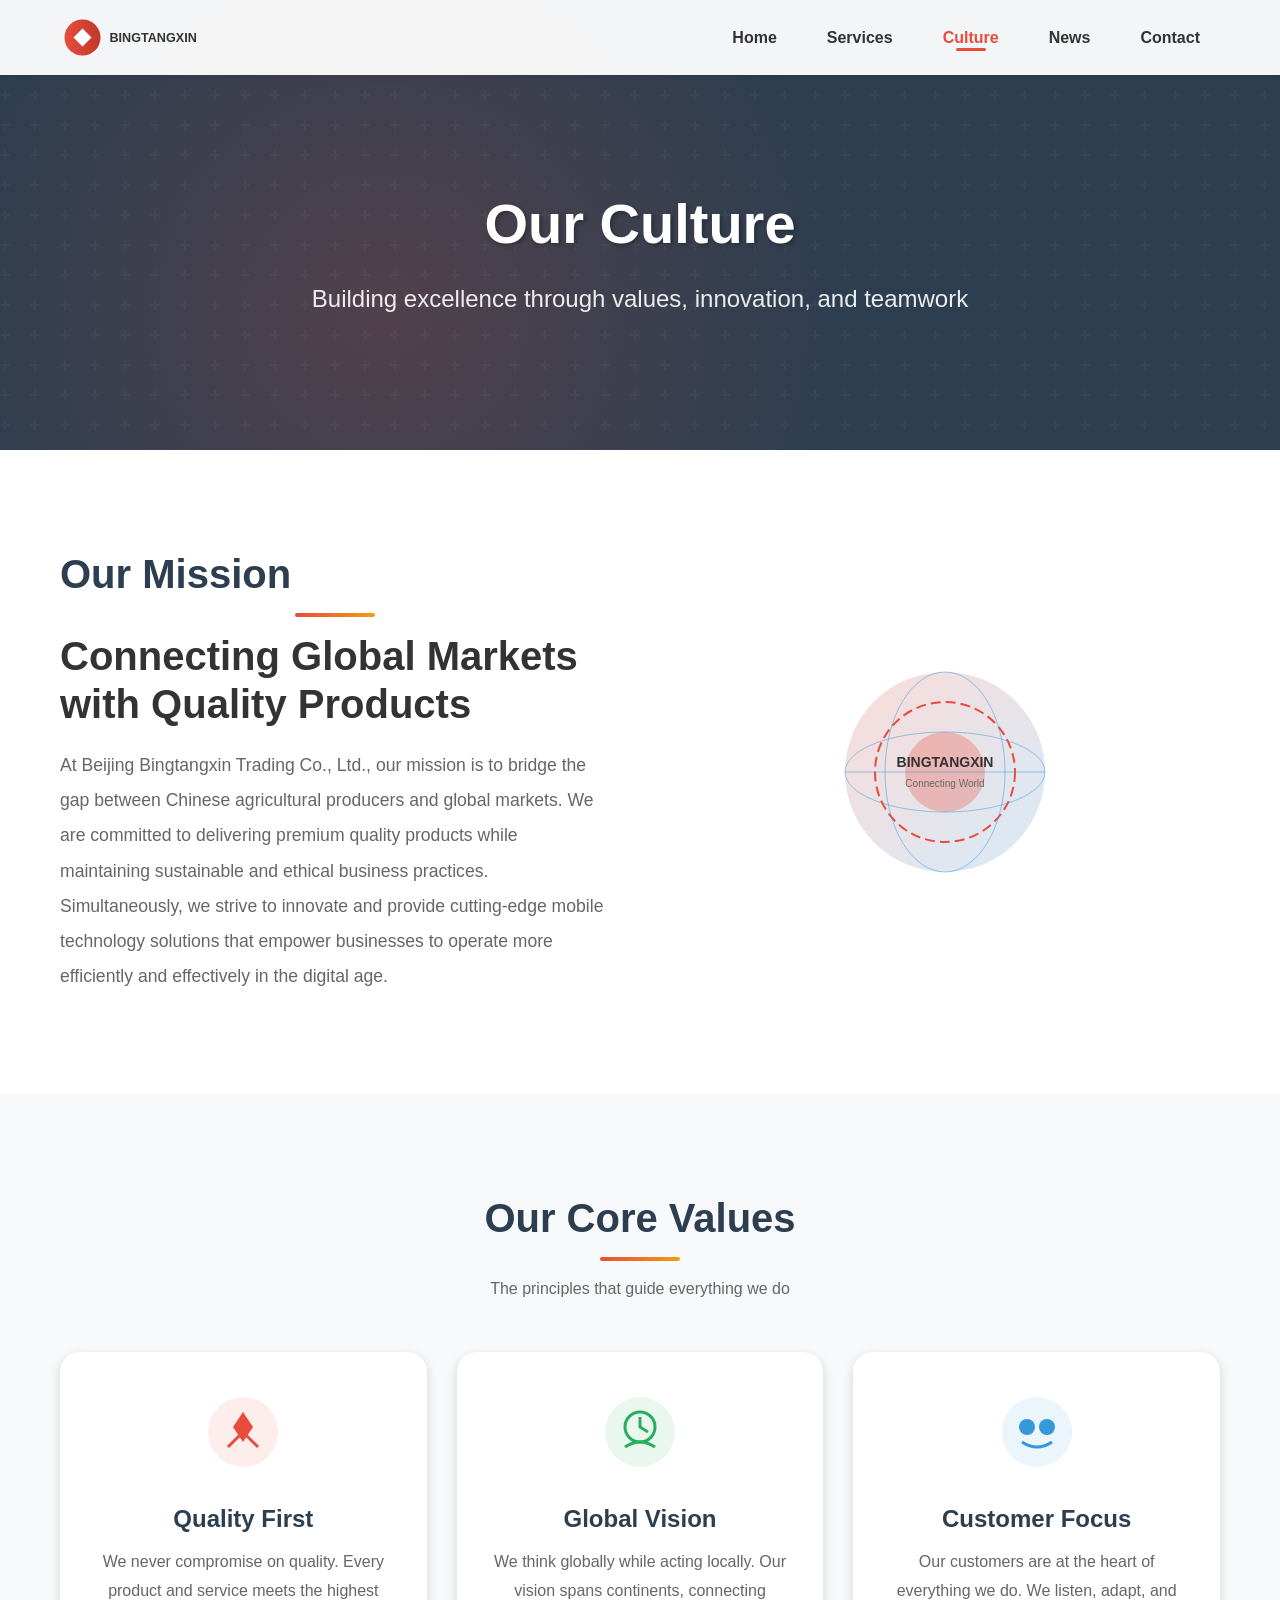
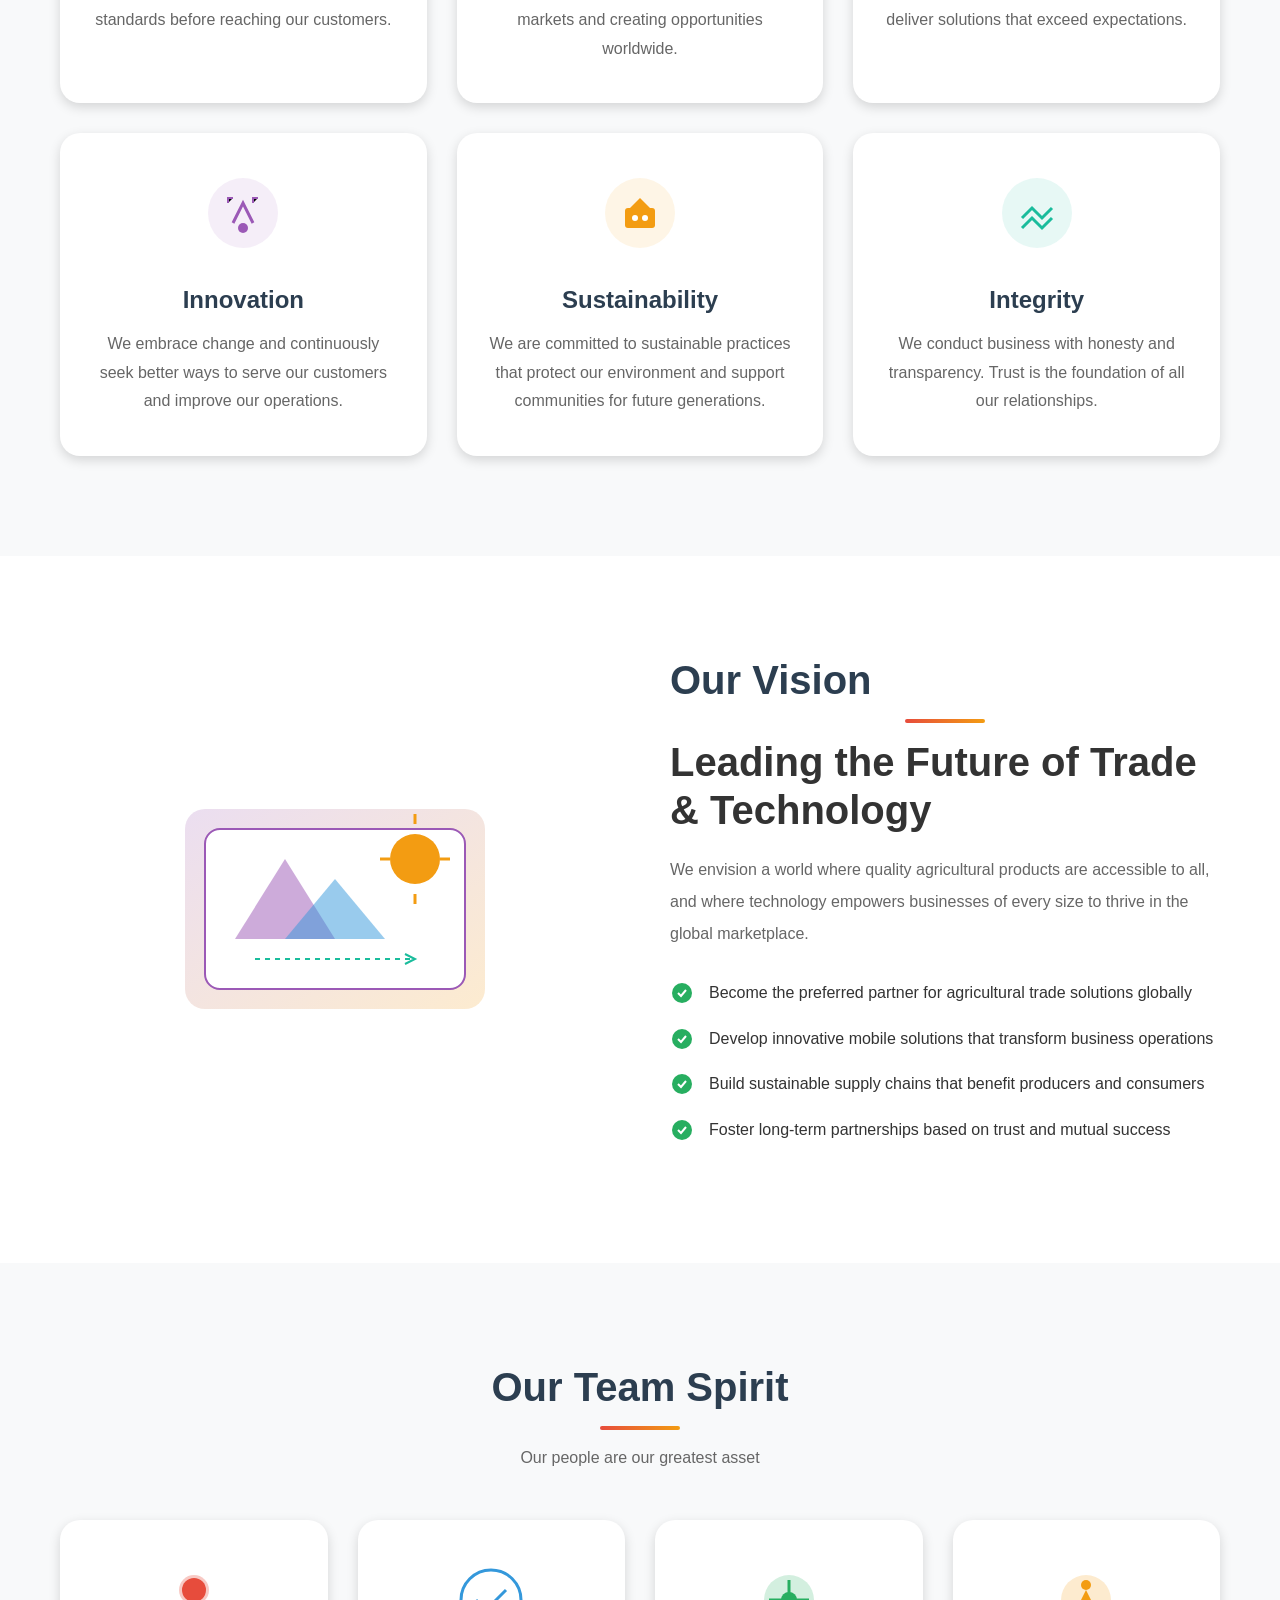
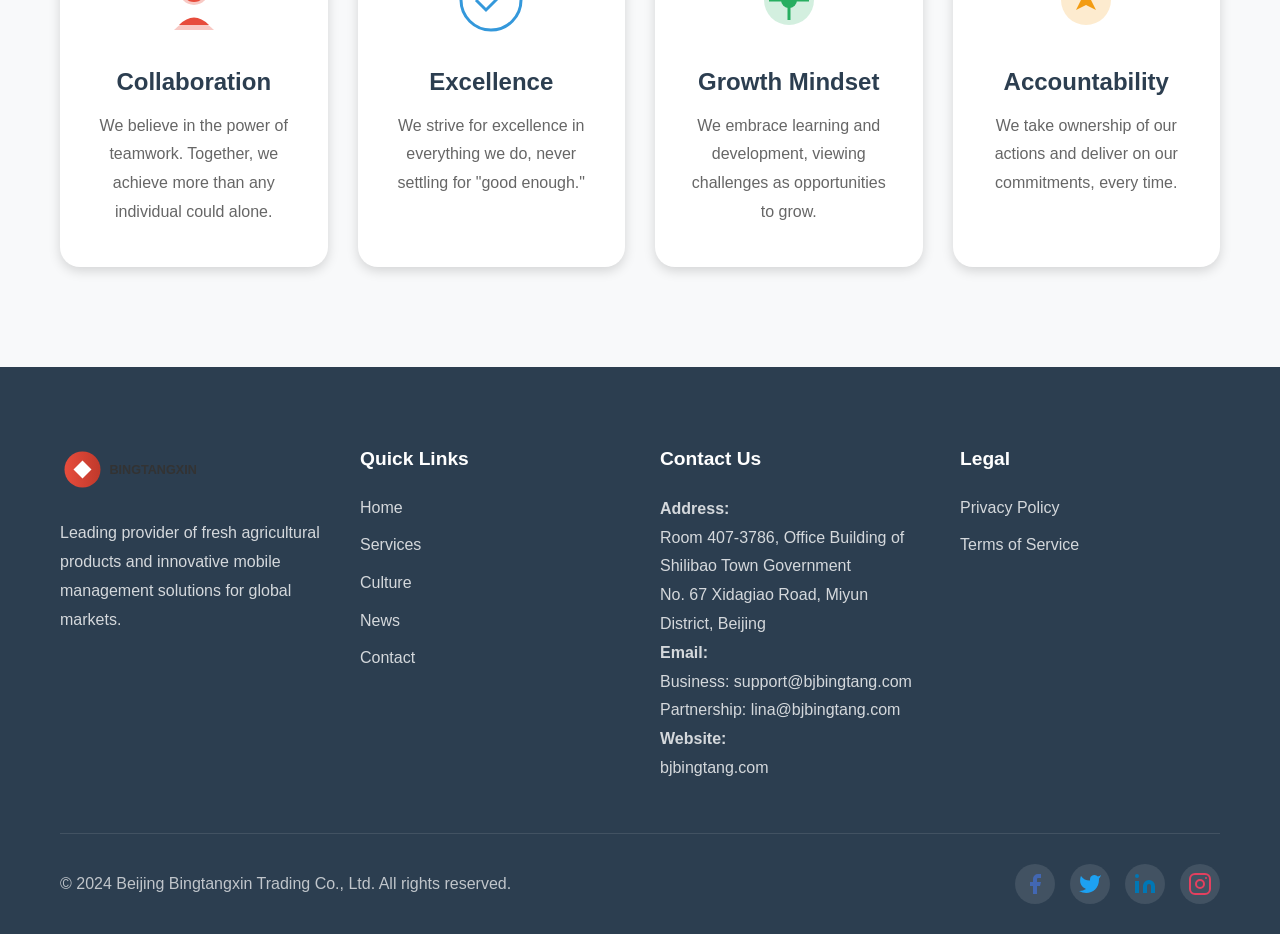
<file: culture.html>
<!DOCTYPE html>
<html lang="en">
<head>
    <meta charset="UTF-8">
    <meta name="viewport" content="width=device-width, initial-scale=1.0">
    <meta name="description" content="Our Culture - Beijing Bingtangxin Trading Co., Ltd. Learn about our company culture, values, and team spirit.">
    <meta name="robots" content="index, follow">
    <meta property="og:title" content="Our Culture - Beijing Bingtangxin Trading Co., Ltd.">
    <meta property="og:description" content="Discover our company values, mission, and commitment to excellence.">
    <meta property="og:type" content="website">
    <link rel="canonical" href="https://bjbingtang.com/culture">
    <title>Our Culture - Beijing Bingtangxin Trading Co., Ltd.</title>
    <link rel="stylesheet" href="css/style.css">
</head>
<body>
    <!-- Navigation -->
    <nav class="navbar" id="navbar">
        <div class="nav-container">
            <a href="index.html" class="logo">
                <svg viewBox="0 0 200 50" width="180" height="45">
                    <defs>
                        <linearGradient id="logoGrad" x1="0%" y1="0%" x2="100%" y2="0%">
                            <stop offset="0%" style="stop-color:#e74c3c"/>
                            <stop offset="100%" style="stop-color:#c0392b"/>
                        </linearGradient>
                    </defs>
                    <circle cx="25" cy="25" r="20" fill="url(#logoGrad)"/>
                    <path d="M15 25 L25 15 L35 25 L25 35 Z" fill="white"/>
                    <text x="55" y="30" font-family="Arial, sans-serif" font-size="14" font-weight="bold" fill="#333">BINGTANGXIN</text>
                </svg>
            </a>
            <ul class="nav-menu" id="navMenu">
                <li><a href="index.html">Home</a></li>
                <li><a href="services.html">Services</a></li>
                <li><a href="culture.html" class="active">Culture</a></li>
                <li><a href="news.html">News</a></li>
                <li><a href="contact.html">Contact</a></li>
            </ul>
            <button class="menu-toggle" id="menuToggle">
                <svg viewBox="0 0 24 24" width="24" height="24">
                    <path d="M3 12h18M3 6h18M3 18h18" stroke="currentColor" stroke-width="2" stroke-linecap="round"/>
                </svg>
            </button>
        </div>
    </nav>

    <!-- Hero Section -->
    <section class="hero-small hero-culture" id="hero-small">
        <div class="hero-overlay"></div>
        <div class="hero-content">
            <h1 class="hero-title animate-fade-in">Our Culture</h1>
            <p class="hero-subtitle animate-fade-in-delay">Building excellence through values, innovation, and teamwork</p>
        </div>
    </section>

    <!-- Mission Section -->
    <section class="mission" id="mission">
        <div class="container">
            <div class="mission-content">
                <div class="mission-text">
                    <h2 class="section-title animate-on-scroll" style="text-align:left;">Our Mission</h2>
                    <h2 class="animate-on-scroll" style="margin-top:10px;">Connecting Global Markets with Quality Products</h2>
                    <p class="animate-on-scroll">At Beijing Bingtangxin Trading Co., Ltd., our mission is to bridge the gap between Chinese agricultural producers and global markets. We are committed to delivering premium quality products while maintaining sustainable and ethical business practices.</p>
                    <p class="animate-on-scroll">Simultaneously, we strive to innovate and provide cutting-edge mobile technology solutions that empower businesses to operate more efficiently and effectively in the digital age.</p>
                </div>
                <div class="mission-visual animate-on-scroll">
                    <svg viewBox="0 0 400 300" width="400" height="300">
                        <defs>
                            <linearGradient id="missionGrad" x1="0%" y1="0%" x2="100%" y2="100%">
                                <stop offset="0%" style="stop-color:#e74c3c;stop-opacity:0.2"/>
                                <stop offset="100%" style="stop-color:#3498db;stop-opacity:0.2"/>
                            </linearGradient>
                        </defs>
                        <circle cx="200" cy="150" r="100" fill="url(#missionGrad)"/>
                        <circle cx="200" cy="150" r="70" fill="none" stroke="#e74c3c" stroke-width="2" stroke-dasharray="10,5"/>
                        <circle cx="200" cy="150" r="40" fill="#e74c3c" opacity="0.3"/>
                        <text x="200" y="145" font-family="Arial" font-size="14" fill="#333" text-anchor="middle" font-weight="bold">BINGTANGXIN</text>
                        <text x="200" y="165" font-family="Arial" font-size="10" fill="#666" text-anchor="middle">Connecting World</text>
                        <!-- Globe lines -->
                        <ellipse cx="200" cy="150" rx="100" ry="40" fill="none" stroke="#3498db" stroke-width="1" opacity="0.5"/>
                        <ellipse cx="200" cy="150" rx="60" ry="100" fill="none" stroke="#3498db" stroke-width="1" opacity="0.5"/>
                        <line x1="100" y1="150" x2="300" y2="150" stroke="#3498db" stroke-width="1" opacity="0.5"/>
                    </svg>
                </div>
            </div>
        </div>
    </section>

    <!-- Values Section -->
    <section class="values" id="values">
        <div class="container">
            <h2 class="section-title animate-on-scroll">Our Core Values</h2>
            <p class="section-subtitle animate-on-scroll">The principles that guide everything we do</p>
            
            <div class="values-grid">
                <div class="value-card animate-on-scroll">
                    <div class="value-icon">
                        <svg viewBox="0 0 80 80" width="80" height="80">
                            <circle cx="40" cy="40" r="35" fill="#e74c3c" opacity="0.1"/>
                            <path d="M40 20 L50 35 L40 50 L30 35 Z" fill="#e74c3c"/>
                            <path d="M25 55 L40 40 L55 55" stroke="#e74c3c" stroke-width="3" fill="none"/>
                        </svg>
                    </div>
                    <h3>Quality First</h3>
                    <p>We never compromise on quality. Every product and service meets the highest standards before reaching our customers.</p>
                </div>

                <div class="value-card animate-on-scroll">
                    <div class="value-icon">
                        <svg viewBox="0 0 80 80" width="80" height="80">
                            <circle cx="40" cy="40" r="35" fill="#27ae60" opacity="0.1"/>
                            <circle cx="40" cy="35" r="15" fill="none" stroke="#27ae60" stroke-width="3"/>
                            <path d="M40 25 L40 35 L48 40" stroke="#27ae60" stroke-width="3" fill="none"/>
                            <path d="M25 55 Q40 45 55 55" stroke="#27ae60" stroke-width="3" fill="none"/>
                        </svg>
                    </div>
                    <h3>Global Vision</h3>
                    <p>We think globally while acting locally. Our vision spans continents, connecting markets and creating opportunities worldwide.</p>
                </div>

                <div class="value-card animate-on-scroll">
                    <div class="value-icon">
                        <svg viewBox="0 0 80 80" width="80" height="80">
                            <circle cx="40" cy="40" r="35" fill="#3498db" opacity="0.1"/>
                            <circle cx="30" cy="35" r="8" fill="#3498db"/>
                            <circle cx="50" cy="35" r="8" fill="#3498db"/>
                            <path d="M25 50 Q40 60 55 50" stroke="#3498db" stroke-width="3" fill="none"/>
                        </svg>
                    </div>
                    <h3>Customer Focus</h3>
                    <p>Our customers are at the heart of everything we do. We listen, adapt, and deliver solutions that exceed expectations.</p>
                </div>

                <div class="value-card animate-on-scroll">
                    <div class="value-icon">
                        <svg viewBox="0 0 80 80" width="80" height="80">
                            <circle cx="40" cy="40" r="35" fill="#9b59b6" opacity="0.1"/>
                            <path d="M30 50 L40 30 L50 50" stroke="#9b59b6" stroke-width="3" fill="none"/>
                            <circle cx="40" cy="55" r="5" fill="#9b59b6"/>
                            <path d="M25 30 L25 25 L30 25" stroke="#9b59b6" stroke-width="2"/>
                            <path d="M50 30 L50 25 L55 25" stroke="#9b59b6" stroke-width="2"/>
                        </svg>
                    </div>
                    <h3>Innovation</h3>
                    <p>We embrace change and continuously seek better ways to serve our customers and improve our operations.</p>
                </div>

                <div class="value-card animate-on-scroll">
                    <div class="value-icon">
                        <svg viewBox="0 0 80 80" width="80" height="80">
                            <circle cx="40" cy="40" r="35" fill="#f39c12" opacity="0.1"/>
                            <rect x="25" y="35" width="30" height="20" rx="3" fill="#f39c12"/>
                            <path d="M30 35 L40 25 L50 35" fill="#f39c12"/>
                            <circle cx="35" cy="45" r="3" fill="white"/>
                            <circle cx="45" cy="45" r="3" fill="white"/>
                        </svg>
                    </div>
                    <h3>Sustainability</h3>
                    <p>We are committed to sustainable practices that protect our environment and support communities for future generations.</p>
                </div>

                <div class="value-card animate-on-scroll">
                    <div class="value-icon">
                        <svg viewBox="0 0 80 80" width="80" height="80">
                            <circle cx="40" cy="40" r="35" fill="#1abc9c" opacity="0.1"/>
                            <path d="M25 45 L35 35 L45 45 L55 35" stroke="#1abc9c" stroke-width="3" fill="none"/>
                            <path d="M25 55 L35 45 L45 55 L55 45" stroke="#1abc9c" stroke-width="3" fill="none"/>
                        </svg>
                    </div>
                    <h3>Integrity</h3>
                    <p>We conduct business with honesty and transparency. Trust is the foundation of all our relationships.</p>
                </div>
            </div>
        </div>
    </section>

    <!-- Vision Section -->
    <section class="vision" id="vision">
        <div class="container">
            <div class="vision-content">
                <div class="vision-visual animate-on-scroll">
                    <svg viewBox="0 0 400 300" width="400" height="300">
                        <defs>
                            <linearGradient id="visionGrad" x1="0%" y1="0%" x2="100%" y2="100%">
                                <stop offset="0%" style="stop-color:#9b59b6;stop-opacity:0.2"/>
                                <stop offset="100%" style="stop-color:#f39c12;stop-opacity:0.2"/>
                            </linearGradient>
                        </defs>
                        <rect x="50" y="50" width="300" height="200" rx="20" fill="url(#visionGrad)"/>
                        <rect x="70" y="70" width="260" height="160" rx="15" fill="white" stroke="#9b59b6" stroke-width="2"/>
                        <!-- Mountain -->
                        <path d="M100 180 L150 100 L200 180" fill="#9b59b6" opacity="0.5"/>
                        <path d="M150 180 L200 120 L250 180" fill="#3498db" opacity="0.5"/>
                        <!-- Sun -->
                        <circle cx="280" cy="100" r="25" fill="#f39c12"/>
                        <path d="M280 65 L280 55" stroke="#f39c12" stroke-width="3"/>
                        <path d="M280 145 L280 135" stroke="#f39c12" stroke-width="3"/>
                        <path d="M245 100 L255 100" stroke="#f39c12" stroke-width="3"/>
                        <path d="M305 100 L315 100" stroke="#f39c12" stroke-width="3"/>
                        <!-- Arrow -->
                        <path d="M120 200 L280 200" stroke="#1abc9c" stroke-width="2" stroke-dasharray="5,5"/>
                        <path d="M270 195 L280 200 L270 205" stroke="#1abc9c" stroke-width="2" fill="none"/>
                    </svg>
                </div>
                <div class="vision-text">
                    <h2 class="section-title animate-on-scroll" style="text-align:left;">Our Vision</h2>
                    <h2 class="animate-on-scroll" style="margin-top:10px;">Leading the Future of Trade & Technology</h2>
                    <p class="animate-on-scroll">We envision a world where quality agricultural products are accessible to all, and where technology empowers businesses of every size to thrive in the global marketplace.</p>
                    
                    <ul class="vision-list">
                        <li class="animate-on-scroll">
                            <svg viewBox="0 0 24 24" width="24" height="24">
                                <circle cx="12" cy="12" r="10" fill="#27ae60"/>
                                <path d="M8 12 L11 15 L16 9" stroke="white" stroke-width="2" fill="none"/>
                            </svg>
                            Become the preferred partner for agricultural trade solutions globally
                        </li>
                        <li class="animate-on-scroll">
                            <svg viewBox="0 0 24 24" width="24" height="24">
                                <circle cx="12" cy="12" r="10" fill="#27ae60"/>
                                <path d="M8 12 L11 15 L16 9" stroke="white" stroke-width="2" fill="none"/>
                            </svg>
                            Develop innovative mobile solutions that transform business operations
                        </li>
                        <li class="animate-on-scroll">
                            <svg viewBox="0 0 24 24" width="24" height="24">
                                <circle cx="12" cy="12" r="10" fill="#27ae60"/>
                                <path d="M8 12 L11 15 L16 9" stroke="white" stroke-width="2" fill="none"/>
                            </svg>
                            Build sustainable supply chains that benefit producers and consumers
                        </li>
                        <li class="animate-on-scroll">
                            <svg viewBox="0 0 24 24" width="24" height="24">
                                <circle cx="12" cy="12" r="10" fill="#27ae60"/>
                                <path d="M8 12 L11 15 L16 9" stroke="white" stroke-width="2" fill="none"/>
                            </svg>
                            Foster long-term partnerships based on trust and mutual success
                        </li>
                    </ul>
                </div>
            </div>
        </div>
    </section>

    <!-- Team Spirit Section -->
    <section class="team-spirit" id="team-spirit">
        <div class="container">
            <h2 class="section-title animate-on-scroll">Our Team Spirit</h2>
            <p class="section-subtitle animate-on-scroll">Our people are our greatest asset</p>
            
            <div class="team-grid">
                <div class="team-item animate-on-scroll">
                    <svg viewBox="0 0 80 80" width="80" height="80">
                        <circle cx="40" cy="30" r="15" fill="#e74c3c" opacity="0.3"/>
                        <circle cx="40" cy="30" r="12" fill="#e74c3c"/>
                        <path d="M20 70 Q40 50 60 70" fill="#e74c3c" opacity="0.3"/>
                        <path d="M25 65 Q40 50 55 65" fill="#e74c3c"/>
                    </svg>
                    <h3>Collaboration</h3>
                    <p>We believe in the power of teamwork. Together, we achieve more than any individual could alone.</p>
                </div>

                <div class="team-item animate-on-scroll">
                    <svg viewBox="0 0 80 80" width="80" height="80">
                        <circle cx="40" cy="40" r="30" fill="none" stroke="#3498db" stroke-width="3"/>
                        <path d="M25 40 L35 50 L55 30" stroke="#3498db" stroke-width="3" fill="none"/>
                    </svg>
                    <h3>Excellence</h3>
                    <p>We strive for excellence in everything we do, never settling for "good enough."</p>
                </div>

                <div class="team-item animate-on-scroll">
                    <svg viewBox="0 0 80 80" width="80" height="80">
                        <circle cx="40" cy="40" r="25" fill="#27ae60" opacity="0.2"/>
                        <path d="M40 20 L40 60" stroke="#27ae60" stroke-width="3"/>
                        <path d="M20 40 L60 40" stroke="#27ae60" stroke-width="3"/>
                        <circle cx="40" cy="40" r="8" fill="#27ae60"/>
                    </svg>
                    <h3>Growth Mindset</h3>
                    <p>We embrace learning and development, viewing challenges as opportunities to grow.</p>
                </div>

                <div class="team-item animate-on-scroll">
                    <svg viewBox="0 0 80 80" width="80" height="80">
                        <circle cx="40" cy="40" r="25" fill="#f39c12" opacity="0.2"/>
                        <path d="M30 50 L40 30 L50 50 L40 45 Z" fill="#f39c12"/>
                        <circle cx="40" cy="25" r="5" fill="#f39c12"/>
                    </svg>
                    <h3>Accountability</h3>
                    <p>We take ownership of our actions and deliver on our commitments, every time.</p>
                </div>
            </div>
        </div>
    </section>

    <!-- Footer -->
    <footer class="footer" id="footer">
        <div class="container">
            <div class="footer-content">
                <div class="footer-section">
                    <svg viewBox="0 0 200 50" width="180" height="45" class="footer-logo">
                        <defs>
                            <linearGradient id="logoGrad2" x1="0%" y1="0%" x2="100%" y2="0%">
                                <stop offset="0%" style="stop-color:#e74c3c"/>
                                <stop offset="100%" style="stop-color:#c0392b"/>
                            </linearGradient>
                        </defs>
                        <circle cx="25" cy="25" r="20" fill="url(#logoGrad2)"/>
                        <path d="M15 25 L25 15 L35 25 L25 35 Z" fill="white"/>
                        <text x="55" y="30" font-family="Arial, sans-serif" font-size="14" font-weight="bold" fill="#333">BINGTANGXIN</text>
                    </svg>
                    <p>Leading provider of fresh agricultural products and innovative mobile management solutions for global markets.</p>
                </div>
                <div class="footer-section">
                    <h4>Quick Links</h4>
                    <ul>
                        <li><a href="index.html">Home</a></li>
                        <li><a href="services.html">Services</a></li>
                        <li><a href="culture.html">Culture</a></li>
                        <li><a href="news.html">News</a></li>
                        <li><a href="contact.html">Contact</a></li>
                    </ul>
                </div>
                <div class="footer-section">
                    <h4>Contact Us</h4>
                    <p><strong>Address:</strong><br>Room 407-3786, Office Building of Shilibao Town Government<br>No. 67 Xidagiao Road, Miyun District, Beijing</p>
                    <p><strong>Email:</strong><br>Business: support@bjbingtang.com<br>Partnership: lina@bjbingtang.com</p>
                    <p><strong>Website:</strong><br>bjbingtang.com</p>
                </div>
                <div class="footer-section">
                    <h4>Legal</h4>
                    <ul>
                        <li><a href="privacy.html">Privacy Policy</a></li>
                        <li><a href="terms.html">Terms of Service</a></li>
                    </ul>
                </div>
            </div>
            <div class="footer-bottom">
                <p>&copy; 2024 Beijing Bingtangxin Trading Co., Ltd. All rights reserved.</p>
                <div class="social-links">
                    <a href="#" aria-label="Facebook">
                        <svg viewBox="0 0 24 24" width="24" height="24">
                            <path d="M18 2h-3a5 5 0 00-5 5v3H7v4h3v8h4v-8h3l1-4h-4V7a1 1 0 011-1h3z" fill="#4267B2"/>
                        </svg>
                    </a>
                    <a href="#" aria-label="Twitter">
                        <svg viewBox="0 0 24 24" width="24" height="24">
                            <path d="M23 3a10.9 10.9 0 01-3.14 1.53 4.48 4.48 0 00-7.86 3v1A10.66 10.66 0 013 4s-4 9 5 13a11.64 11.64 0 01-7 2c9 5 20 0 20-11.5a4.5 4.5 0 00-.08-.83A7.72 7.72 0 0023 3z" fill="#1DA1F2"/>
                        </svg>
                    </a>
                    <a href="#" aria-label="LinkedIn">
                        <svg viewBox="0 0 24 24" width="24" height="24">
                            <path d="M16 8a6 6 0 016 6v7h-4v-7a2 2 0 00-2-2 2 2 0 00-2 2v7h-4v-7a6 6 0 016-6zM2 9h4v12H2zM4 6a2 2 0 100-4 2 2 0 000 4z" fill="#0077B5"/>
                        </svg>
                    </a>
                    <a href="#" aria-label="Instagram">
                        <svg viewBox="0 0 24 24" width="24" height="24">
                            <rect x="2" y="2" width="20" height="20" rx="5" stroke="#E4405F" stroke-width="2" fill="none"/>
                            <circle cx="12" cy="12" r="4" stroke="#E4405F" stroke-width="2" fill="none"/>
                            <circle cx="18" cy="6" r="1" fill="#E4405F"/>
                        </svg>
                    </a>
                </div>
            </div>
        </div>
    </footer>

    <script src="js/main.js"></script>
</body>
</html>
</file>
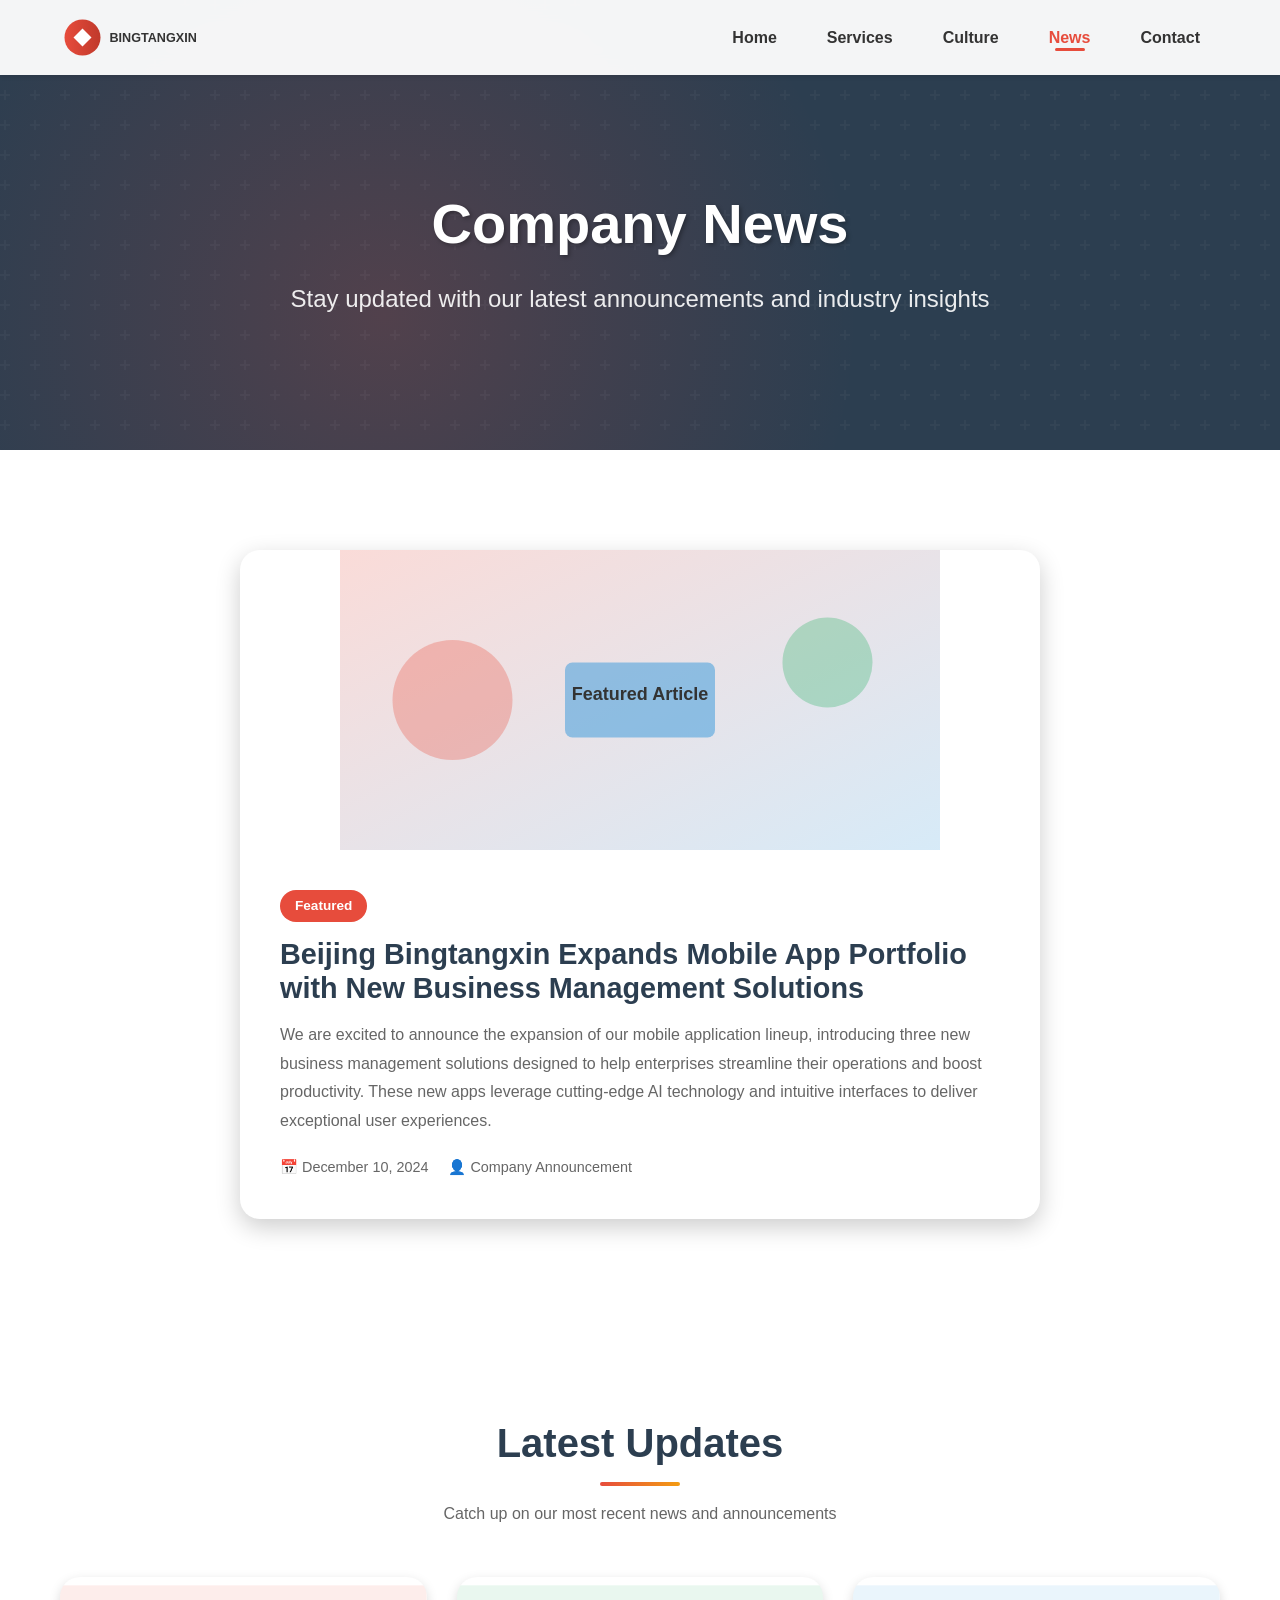
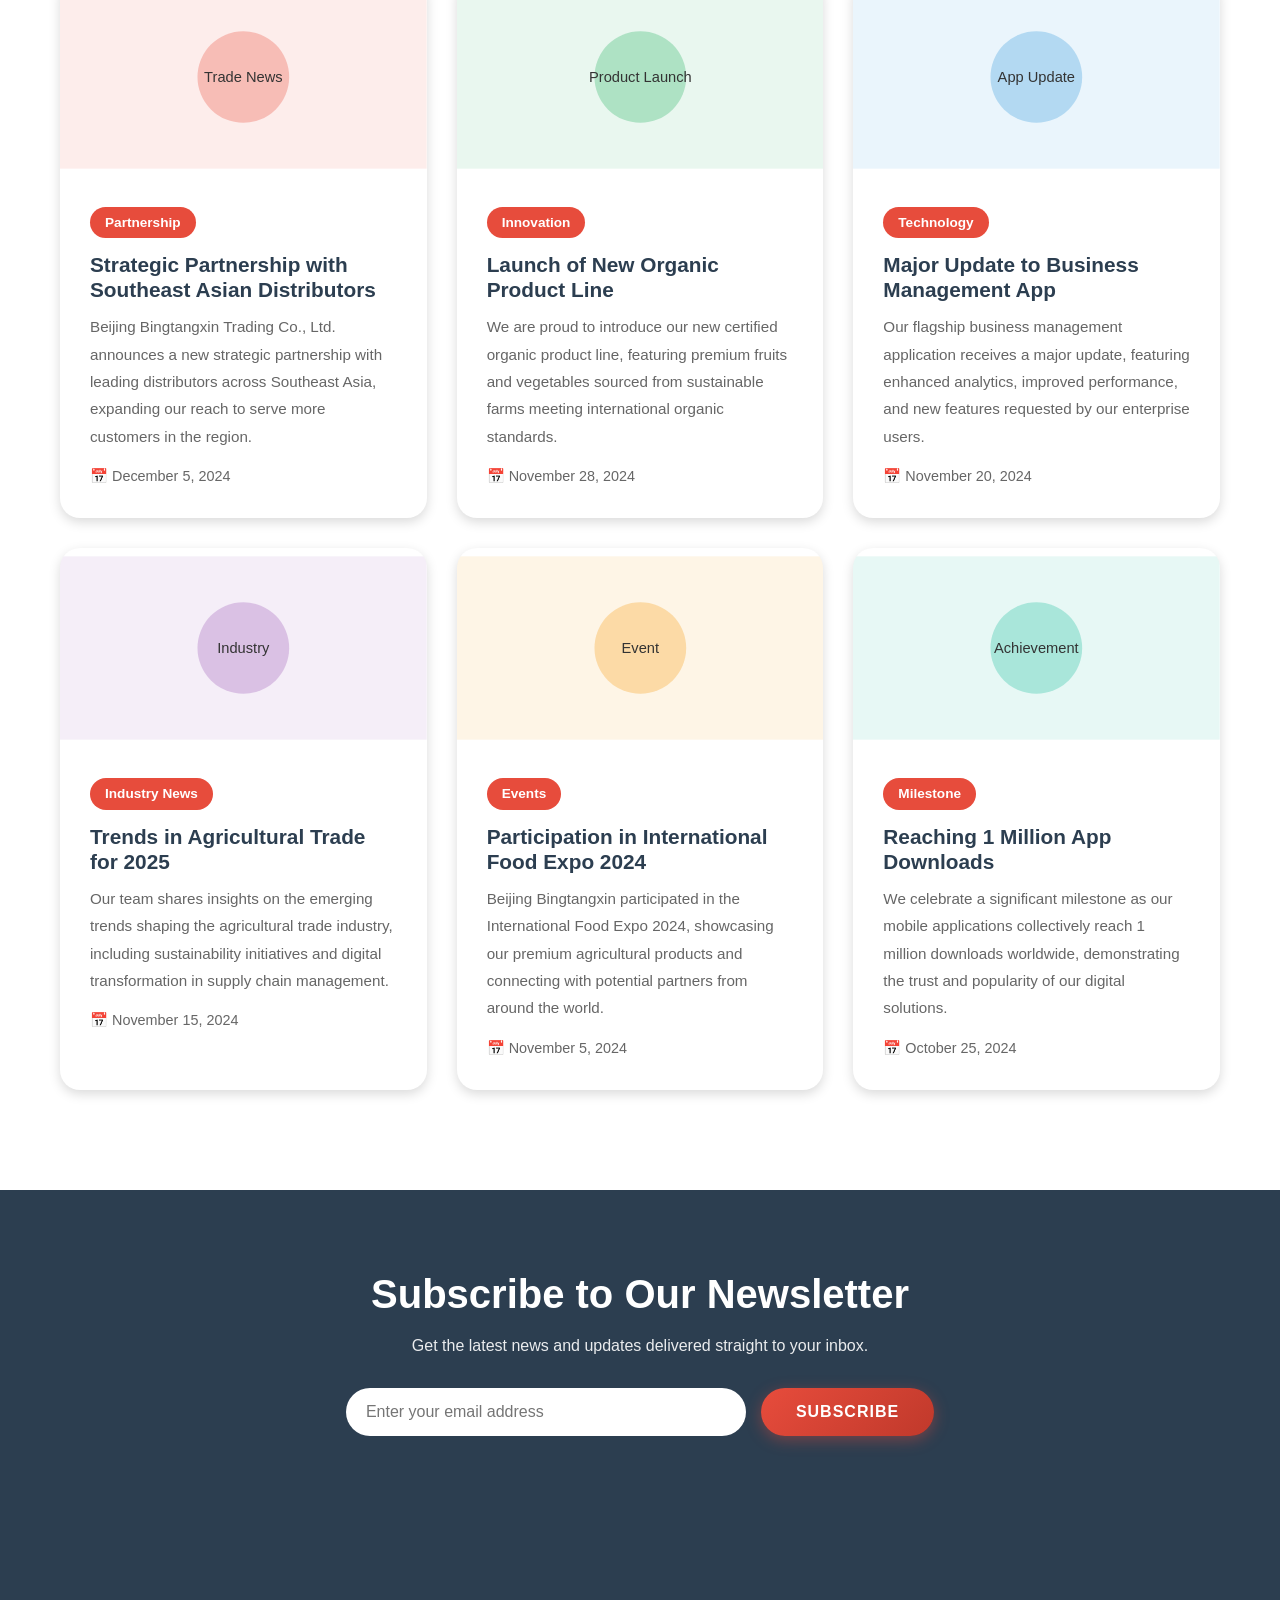
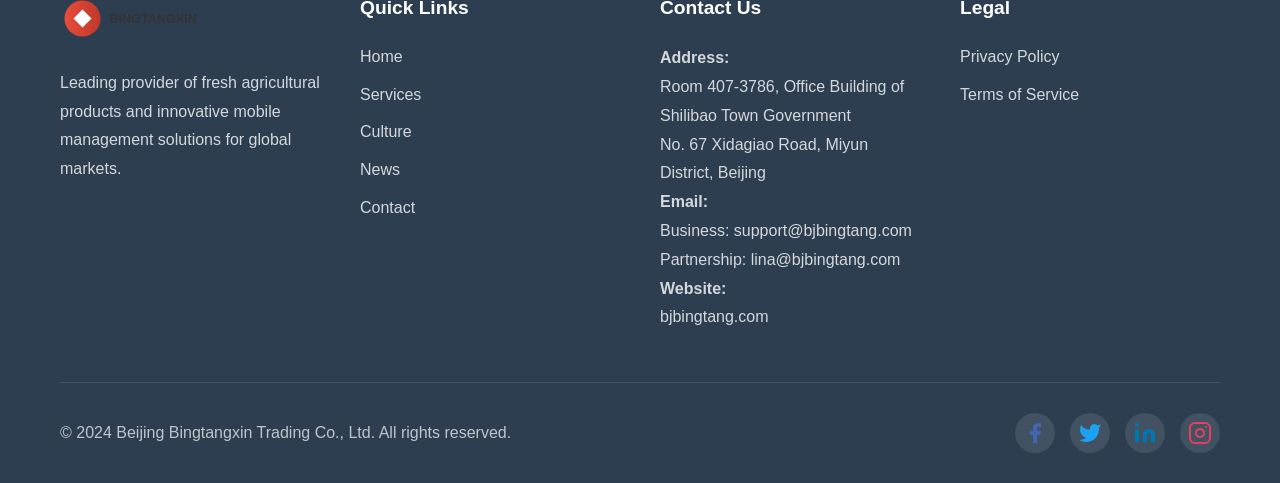
<file: news.html>
<!DOCTYPE html>
<html lang="en">
<head>
    <meta charset="UTF-8">
    <meta name="viewport" content="width=device-width, initial-scale=1.0">
    <meta name="description" content="Company News - Beijing Bingtangxin Trading Co., Ltd. Stay updated with our latest announcements, industry insights, and company updates.">
    <meta name="robots" content="index, follow">
    <meta property="og:title" content="Company News - Beijing Bingtangxin Trading Co., Ltd.">
    <meta property="og:description" content="Stay updated with the latest news and updates from Beijing Bingtangxin.">
    <meta property="og:type" content="website">
    <link rel="canonical" href="https://bjbingtang.com/news">
    <title>Company News - Beijing Bingtangxin Trading Co., Ltd.</title>
    <link rel="stylesheet" href="css/style.css">
</head>
<body>
    <!-- Navigation -->
    <nav class="navbar" id="navbar">
        <div class="nav-container">
            <a href="index.html" class="logo">
                <svg viewBox="0 0 200 50" width="180" height="45">
                    <defs>
                        <linearGradient id="logoGrad" x1="0%" y1="0%" x2="100%" y2="0%">
                            <stop offset="0%" style="stop-color:#e74c3c"/>
                            <stop offset="100%" style="stop-color:#c0392b"/>
                        </linearGradient>
                    </defs>
                    <circle cx="25" cy="25" r="20" fill="url(#logoGrad)"/>
                    <path d="M15 25 L25 15 L35 25 L25 35 Z" fill="white"/>
                    <text x="55" y="30" font-family="Arial, sans-serif" font-size="14" font-weight="bold" fill="#333">BINGTANGXIN</text>
                </svg>
            </a>
            <ul class="nav-menu" id="navMenu">
                <li><a href="index.html">Home</a></li>
                <li><a href="services.html">Services</a></li>
                <li><a href="culture.html">Culture</a></li>
                <li><a href="news.html" class="active">News</a></li>
                <li><a href="contact.html">Contact</a></li>
            </ul>
            <button class="menu-toggle" id="menuToggle">
                <svg viewBox="0 0 24 24" width="24" height="24">
                    <path d="M3 12h18M3 6h18M3 18h18" stroke="currentColor" stroke-width="2" stroke-linecap="round"/>
                </svg>
            </button>
        </div>
    </nav>

    <!-- Hero Section -->
    <section class="hero-small hero-news" id="hero-small">
        <div class="hero-overlay"></div>
        <div class="hero-content">
            <h1 class="hero-title animate-fade-in">Company News</h1>
            <p class="hero-subtitle animate-fade-in-delay">Stay updated with our latest announcements and industry insights</p>
        </div>
    </section>

    <!-- Featured News -->
    <section class="featured-news" id="featured-news">
        <div class="container">
            <div class="featured-grid">
                <article class="featured-card animate-on-scroll">
                    <div class="card-image">
                        <svg viewBox="0 0 800 400" width="100%" height="300">
                            <defs>
                                <linearGradient id="newsGrad" x1="0%" y1="0%" x2="100%" y2="100%">
                                    <stop offset="0%" style="stop-color:#e74c3c;stop-opacity:0.2"/>
                                    <stop offset="100%" style="stop-color:#3498db;stop-opacity:0.2"/>
                                </linearGradient>
                            </defs>
                            <rect width="100%" height="100%" fill="url(#newsGrad)"/>
                            <circle cx="150" cy="200" r="80" fill="#e74c3c" opacity="0.3"/>
                            <circle cx="650" cy="150" r="60" fill="#27ae60" opacity="0.3"/>
                            <rect x="300" y="150" width="200" height="100" rx="10" fill="#3498db" opacity="0.5"/>
                            <text x="400" y="200" font-family="Arial" font-size="24" fill="#333" text-anchor="middle" font-weight="bold">Featured Article</text>
                        </svg>
                    </div>
                    <div class="card-content">
                        <span class="card-tag">Featured</span>
                        <h3>Beijing Bingtangxin Expands Mobile App Portfolio with New Business Management Solutions</h3>
                        <p>We are excited to announce the expansion of our mobile application lineup, introducing three new business management solutions designed to help enterprises streamline their operations and boost productivity. These new apps leverage cutting-edge AI technology and intuitive interfaces to deliver exceptional user experiences.</p>
                        <div class="card-meta">
                            <span>📅 December 10, 2024</span>
                            <span>👤 Company Announcement</span>
                        </div>
                    </div>
                </article>
            </div>
        </div>
    </section>

    <!-- Latest News -->
    <section class="latest-news" id="latest-news">
        <div class="container">
            <h2 class="section-title animate-on-scroll">Latest Updates</h2>
            <p class="section-subtitle animate-on-scroll">Catch up on our most recent news and announcements</p>
            
            <div class="news-grid">
                <article class="news-card animate-on-scroll">
                    <div class="card-image">
                        <svg viewBox="0 0 400 200" width="100%" height="200">
                            <rect width="100%" height="100%" fill="#e74c3c" opacity="0.1"/>
                            <circle cx="200" cy="100" r="50" fill="#e74c3c" opacity="0.3"/>
                            <text x="200" y="105" font-family="Arial" font-size="16" fill="#333" text-anchor="middle">Trade News</text>
                        </svg>
                    </div>
                    <div class="card-content">
                        <span class="card-tag">Partnership</span>
                        <h3>Strategic Partnership with Southeast Asian Distributors</h3>
                        <p>Beijing Bingtangxin Trading Co., Ltd. announces a new strategic partnership with leading distributors across Southeast Asia, expanding our reach to serve more customers in the region.</p>
                        <div class="card-meta">
                            <span>📅 December 5, 2024</span>
                        </div>
                    </div>
                </article>

                <article class="news-card animate-on-scroll">
                    <div class="card-image">
                        <svg viewBox="0 0 400 200" width="100%" height="200">
                            <rect width="100%" height="100%" fill="#27ae60" opacity="0.1"/>
                            <circle cx="200" cy="100" r="50" fill="#27ae60" opacity="0.3"/>
                            <text x="200" y="105" font-family="Arial" font-size="16" fill="#333" text-anchor="middle">Product Launch</text>
                        </svg>
                    </div>
                    <div class="card-content">
                        <span class="card-tag">Innovation</span>
                        <h3>Launch of New Organic Product Line</h3>
                        <p>We are proud to introduce our new certified organic product line, featuring premium fruits and vegetables sourced from sustainable farms meeting international organic standards.</p>
                        <div class="card-meta">
                            <span>📅 November 28, 2024</span>
                        </div>
                    </div>
                </article>

                <article class="news-card animate-on-scroll">
                    <div class="card-image">
                        <svg viewBox="0 0 400 200" width="100%" height="200">
                            <rect width="100%" height="100%" fill="#3498db" opacity="0.1"/>
                            <circle cx="200" cy="100" r="50" fill="#3498db" opacity="0.3"/>
                            <text x="200" y="105" font-family="Arial" font-size="16" fill="#333" text-anchor="middle">App Update</text>
                        </svg>
                    </div>
                    <div class="card-content">
                        <span class="card-tag">Technology</span>
                        <h3>Major Update to Business Management App</h3>
                        <p>Our flagship business management application receives a major update, featuring enhanced analytics, improved performance, and new features requested by our enterprise users.</p>
                        <div class="card-meta">
                            <span>📅 November 20, 2024</span>
                        </div>
                    </div>
                </article>

                <article class="news-card animate-on-scroll">
                    <div class="card-image">
                        <svg viewBox="0 0 400 200" width="100%" height="200">
                            <rect width="100%" height="100%" fill="#9b59b6" opacity="0.1"/>
                            <circle cx="200" cy="100" r="50" fill="#9b59b6" opacity="0.3"/>
                            <text x="200" y="105" font-family="Arial" font-size="16" fill="#333" text-anchor="middle">Industry</text>
                        </svg>
                    </div>
                    <div class="card-content">
                        <span class="card-tag">Industry News</span>
                        <h3>Trends in Agricultural Trade for 2025</h3>
                        <p>Our team shares insights on the emerging trends shaping the agricultural trade industry, including sustainability initiatives and digital transformation in supply chain management.</p>
                        <div class="card-meta">
                            <span>📅 November 15, 2024</span>
                        </div>
                    </div>
                </article>

                <article class="news-card animate-on-scroll">
                    <div class="card-image">
                        <svg viewBox="0 0 400 200" width="100%" height="200">
                            <rect width="100%" height="100%" fill="#f39c12" opacity="0.1"/>
                            <circle cx="200" cy="100" r="50" fill="#f39c12" opacity="0.3"/>
                            <text x="200" y="105" font-family="Arial" font-size="16" fill="#333" text-anchor="middle">Event</text>
                        </svg>
                    </div>
                    <div class="card-content">
                        <span class="card-tag">Events</span>
                        <h3>Participation in International Food Expo 2024</h3>
                        <p>Beijing Bingtangxin participated in the International Food Expo 2024, showcasing our premium agricultural products and connecting with potential partners from around the world.</p>
                        <div class="card-meta">
                            <span>📅 November 5, 2024</span>
                        </div>
                    </div>
                </article>

                <article class="news-card animate-on-scroll">
                    <div class="card-image">
                        <svg viewBox="0 0 400 200" width="100%" height="200">
                            <rect width="100%" height="100%" fill="#1abc9c" opacity="0.1"/>
                            <circle cx="200" cy="100" r="50" fill="#1abc9c" opacity="0.3"/>
                            <text x="200" y="105" font-family="Arial" font-size="16" fill="#333" text-anchor="middle">Achievement</text>
                        </svg>
                    </div>
                    <div class="card-content">
                        <span class="card-tag">Milestone</span>
                        <h3>Reaching 1 Million App Downloads</h3>
                        <p>We celebrate a significant milestone as our mobile applications collectively reach 1 million downloads worldwide, demonstrating the trust and popularity of our digital solutions.</p>
                        <div class="card-meta">
                            <span>📅 October 25, 2024</span>
                        </div>
                    </div>
                </article>
            </div>
        </div>
    </section>

    <!-- Newsletter Section -->
    <section class="newsletter" id="newsletter">
        <div class="container">
            <div class="newsletter-content">
                <h2 class="animate-on-scroll">Subscribe to Our Newsletter</h2>
                <p class="animate-on-scroll">Get the latest news and updates delivered straight to your inbox.</p>
                <form class="newsletter-form animate-on-scroll">
                    <input type="email" placeholder="Enter your email address" required>
                    <button type="submit" class="btn btn-primary">Subscribe</button>
                </form>
            </div>
        </div>
    </section>

    <!-- Footer -->
    <footer class="footer" id="footer">
        <div class="container">
            <div class="footer-content">
                <div class="footer-section">
                    <svg viewBox="0 0 200 50" width="180" height="45" class="footer-logo">
                        <defs>
                            <linearGradient id="logoGrad2" x1="0%" y1="0%" x2="100%" y2="0%">
                                <stop offset="0%" style="stop-color:#e74c3c"/>
                                <stop offset="100%" style="stop-color:#c0392b"/>
                            </linearGradient>
                        </defs>
                        <circle cx="25" cy="25" r="20" fill="url(#logoGrad2)"/>
                        <path d="M15 25 L25 15 L35 25 L25 35 Z" fill="white"/>
                        <text x="55" y="30" font-family="Arial, sans-serif" font-size="14" font-weight="bold" fill="#333">BINGTANGXIN</text>
                    </svg>
                    <p>Leading provider of fresh agricultural products and innovative mobile management solutions for global markets.</p>
                </div>
                <div class="footer-section">
                    <h4>Quick Links</h4>
                    <ul>
                        <li><a href="index.html">Home</a></li>
                        <li><a href="services.html">Services</a></li>
                        <li><a href="culture.html">Culture</a></li>
                        <li><a href="news.html">News</a></li>
                        <li><a href="contact.html">Contact</a></li>
                    </ul>
                </div>
                <div class="footer-section">
                    <h4>Contact Us</h4>
                    <p><strong>Address:</strong><br>Room 407-3786, Office Building of Shilibao Town Government<br>No. 67 Xidagiao Road, Miyun District, Beijing</p>
                    <p><strong>Email:</strong><br>Business: support@bjbingtang.com<br>Partnership: lina@bjbingtang.com</p>
                    <p><strong>Website:</strong><br>bjbingtang.com</p>
                </div>
                <div class="footer-section">
                    <h4>Legal</h4>
                    <ul>
                        <li><a href="privacy.html">Privacy Policy</a></li>
                        <li><a href="terms.html">Terms of Service</a></li>
                    </ul>
                </div>
            </div>
            <div class="footer-bottom">
                <p>&copy; 2024 Beijing Bingtangxin Trading Co., Ltd. All rights reserved.</p>
                <div class="social-links">
                    <a href="#" aria-label="Facebook">
                        <svg viewBox="0 0 24 24" width="24" height="24">
                            <path d="M18 2h-3a5 5 0 00-5 5v3H7v4h3v8h4v-8h3l1-4h-4V7a1 1 0 011-1h3z" fill="#4267B2"/>
                        </svg>
                    </a>
                    <a href="#" aria-label="Twitter">
                        <svg viewBox="0 0 24 24" width="24" height="24">
                            <path d="M23 3a10.9 10.9 0 01-3.14 1.53 4.48 4.48 0 00-7.86 3v1A10.66 10.66 0 013 4s-4 9 5 13a11.64 11.64 0 01-7 2c9 5 20 0 20-11.5a4.5 4.5 0 00-.08-.83A7.72 7.72 0 0023 3z" fill="#1DA1F2"/>
                        </svg>
                    </a>
                    <a href="#" aria-label="LinkedIn">
                        <svg viewBox="0 0 24 24" width="24" height="24">
                            <path d="M16 8a6 6 0 016 6v7h-4v-7a2 2 0 00-2-2 2 2 0 00-2 2v7h-4v-7a6 6 0 016-6zM2 9h4v12H2zM4 6a2 2 0 100-4 2 2 0 000 4z" fill="#0077B5"/>
                        </svg>
                    </a>
                    <a href="#" aria-label="Instagram">
                        <svg viewBox="0 0 24 24" width="24" height="24">
                            <rect x="2" y="2" width="20" height="20" rx="5" stroke="#E4405F" stroke-width="2" fill="none"/>
                            <circle cx="12" cy="12" r="4" stroke="#E4405F" stroke-width="2" fill="none"/>
                            <circle cx="18" cy="6" r="1" fill="#E4405F"/>
                        </svg>
                    </a>
                </div>
            </div>
        </div>
    </footer>

    <script src="js/main.js"></script>
</body>
</html>
</file>
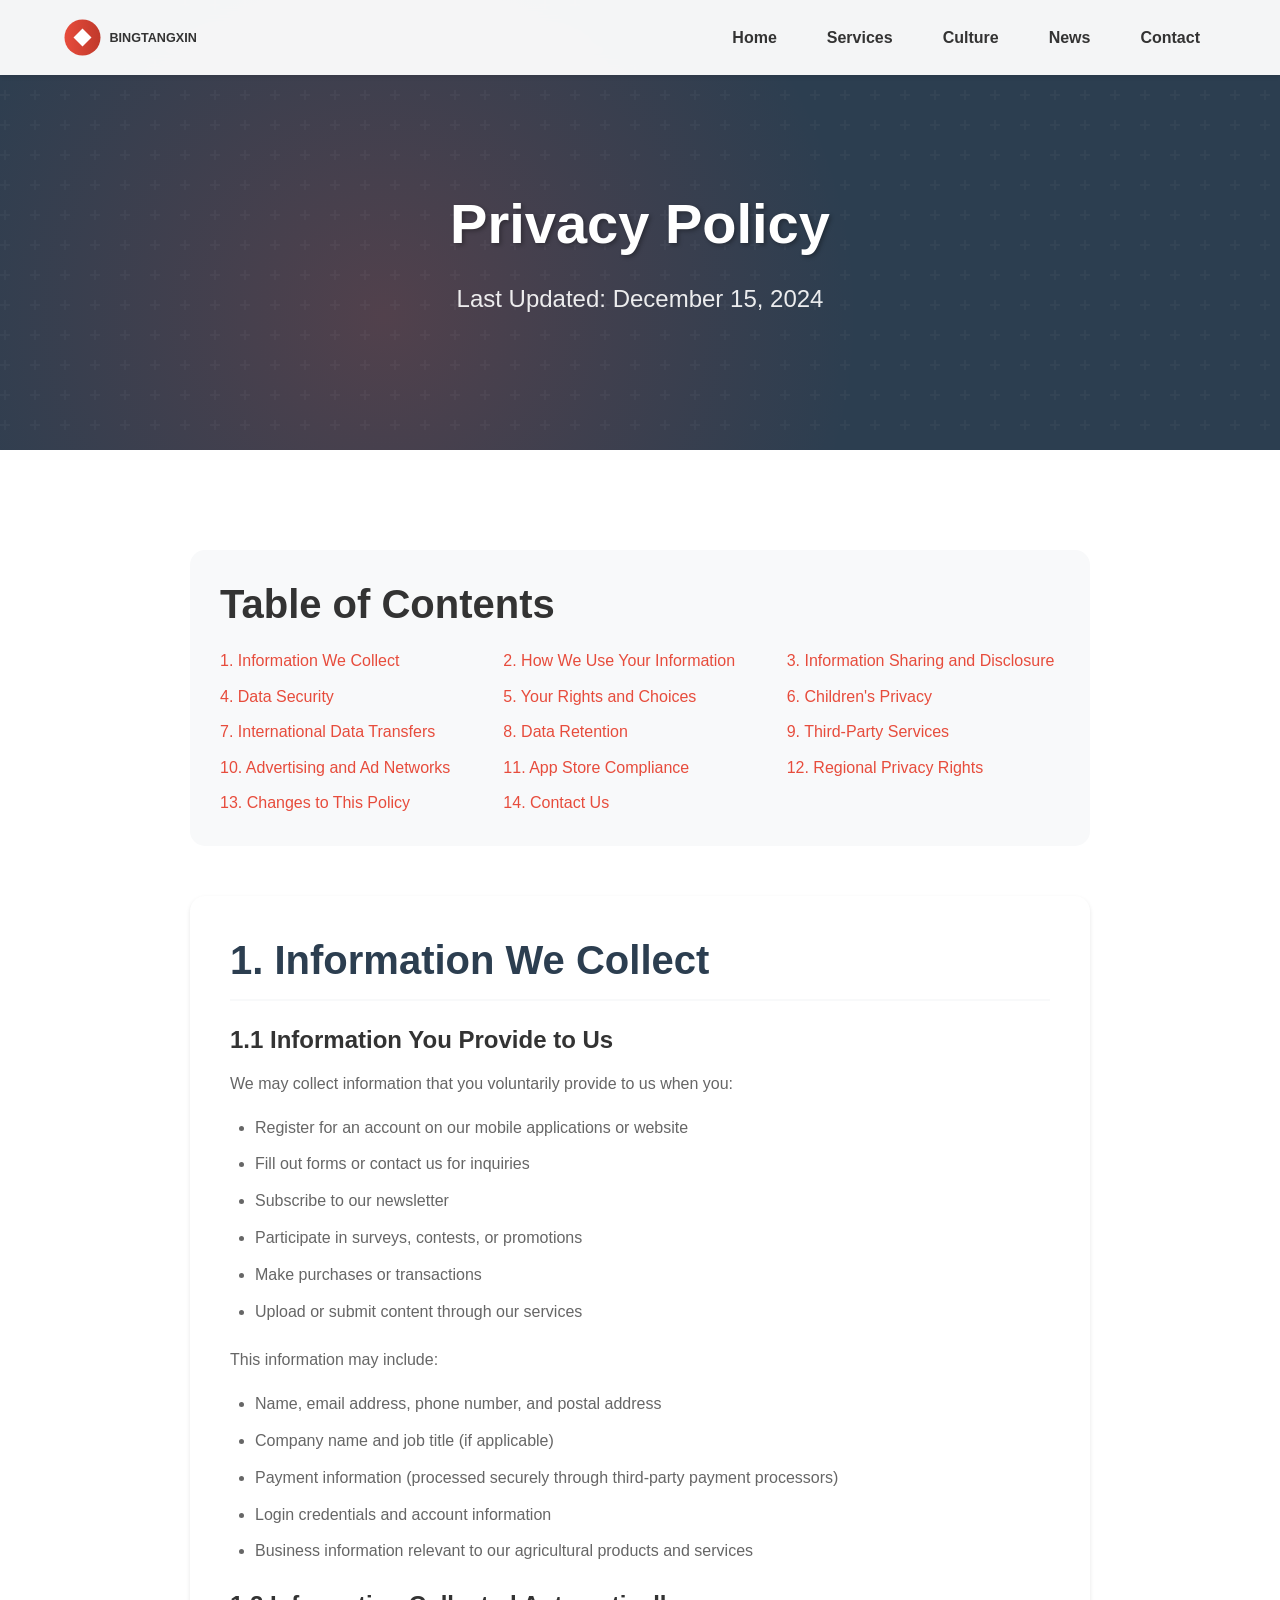
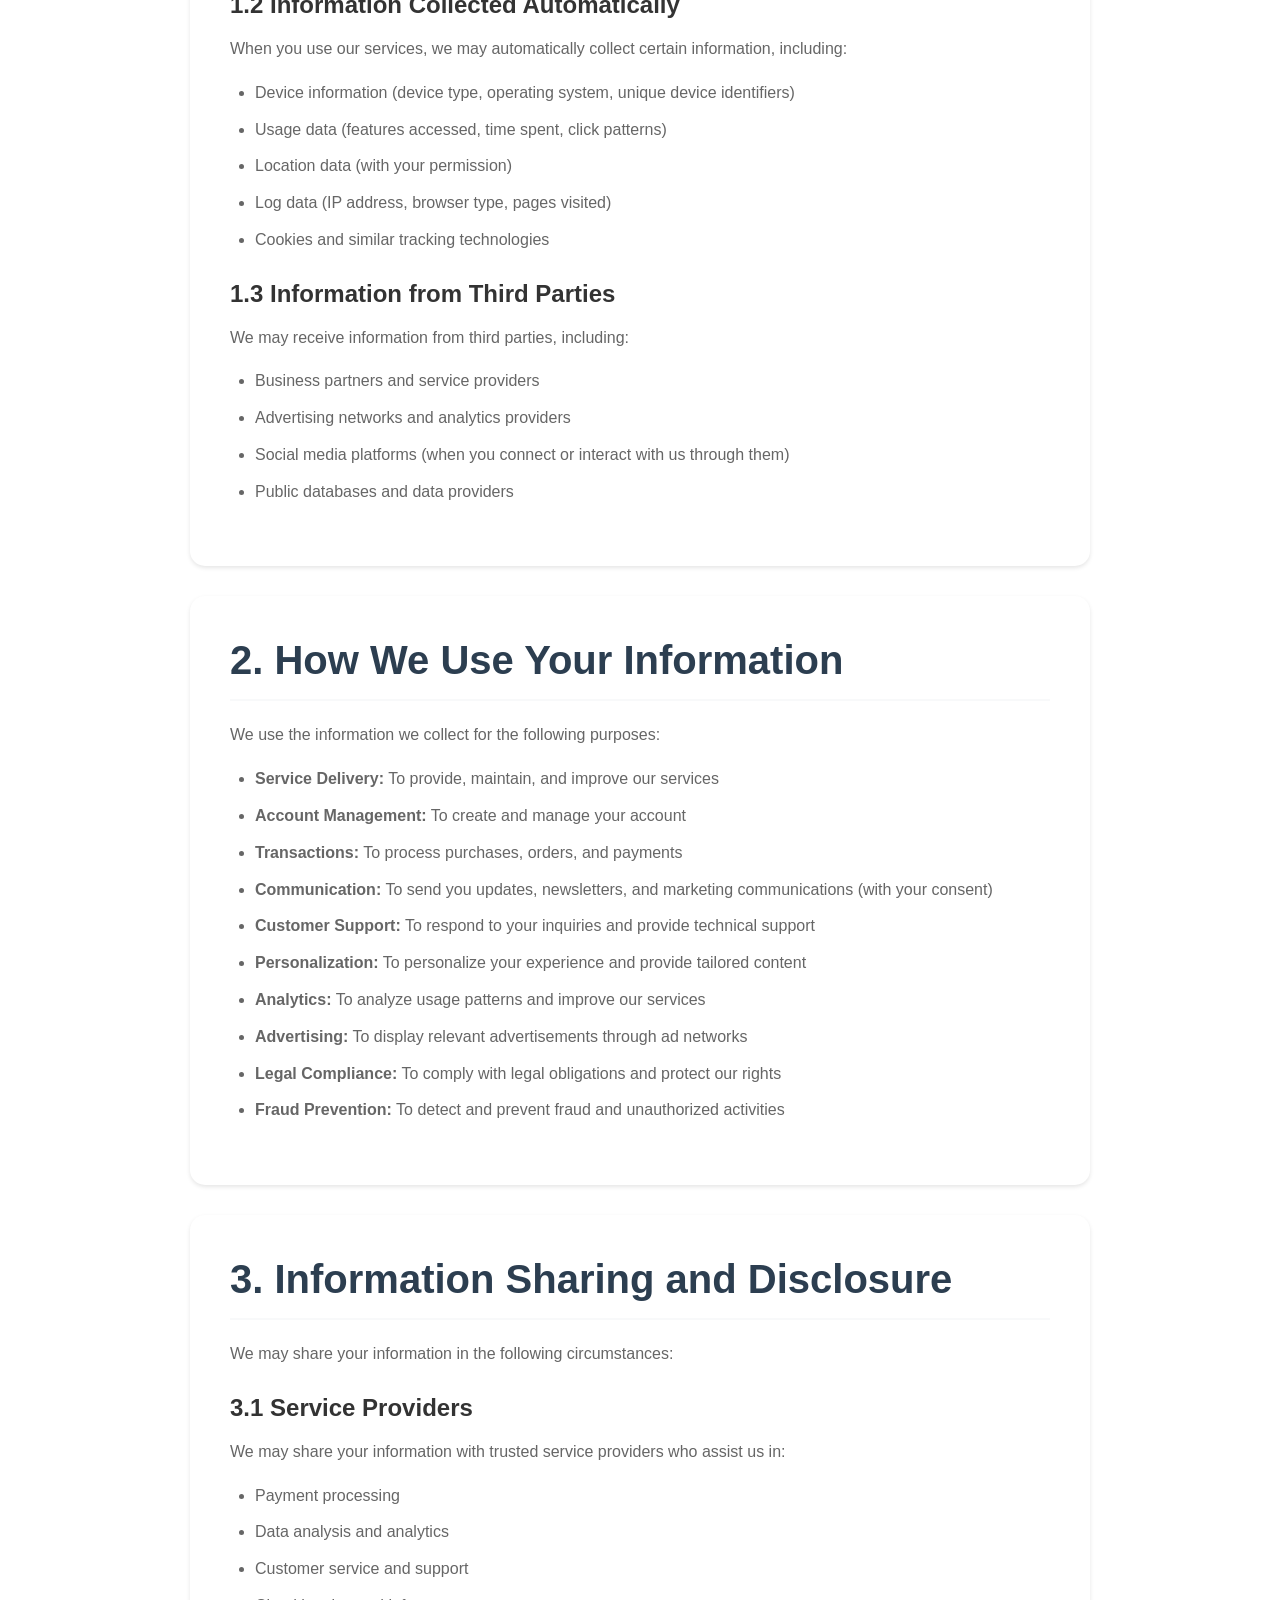
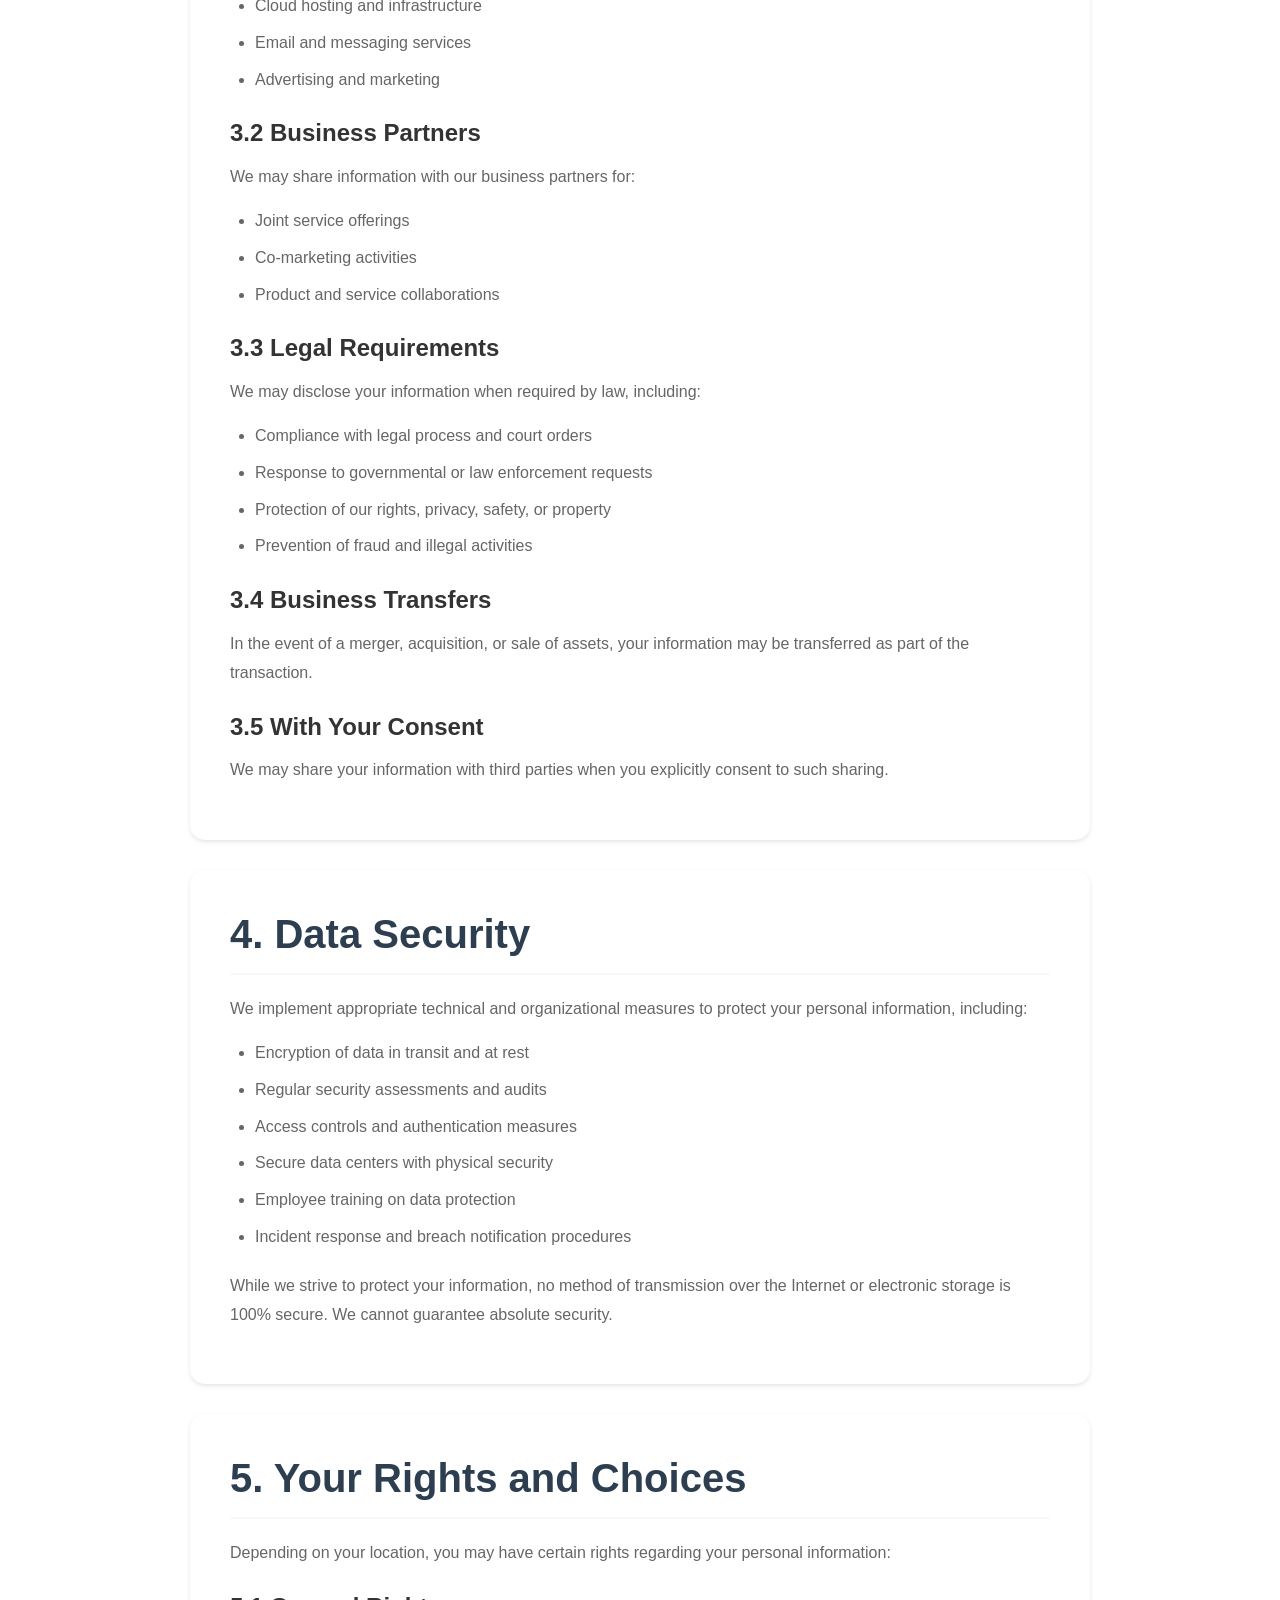
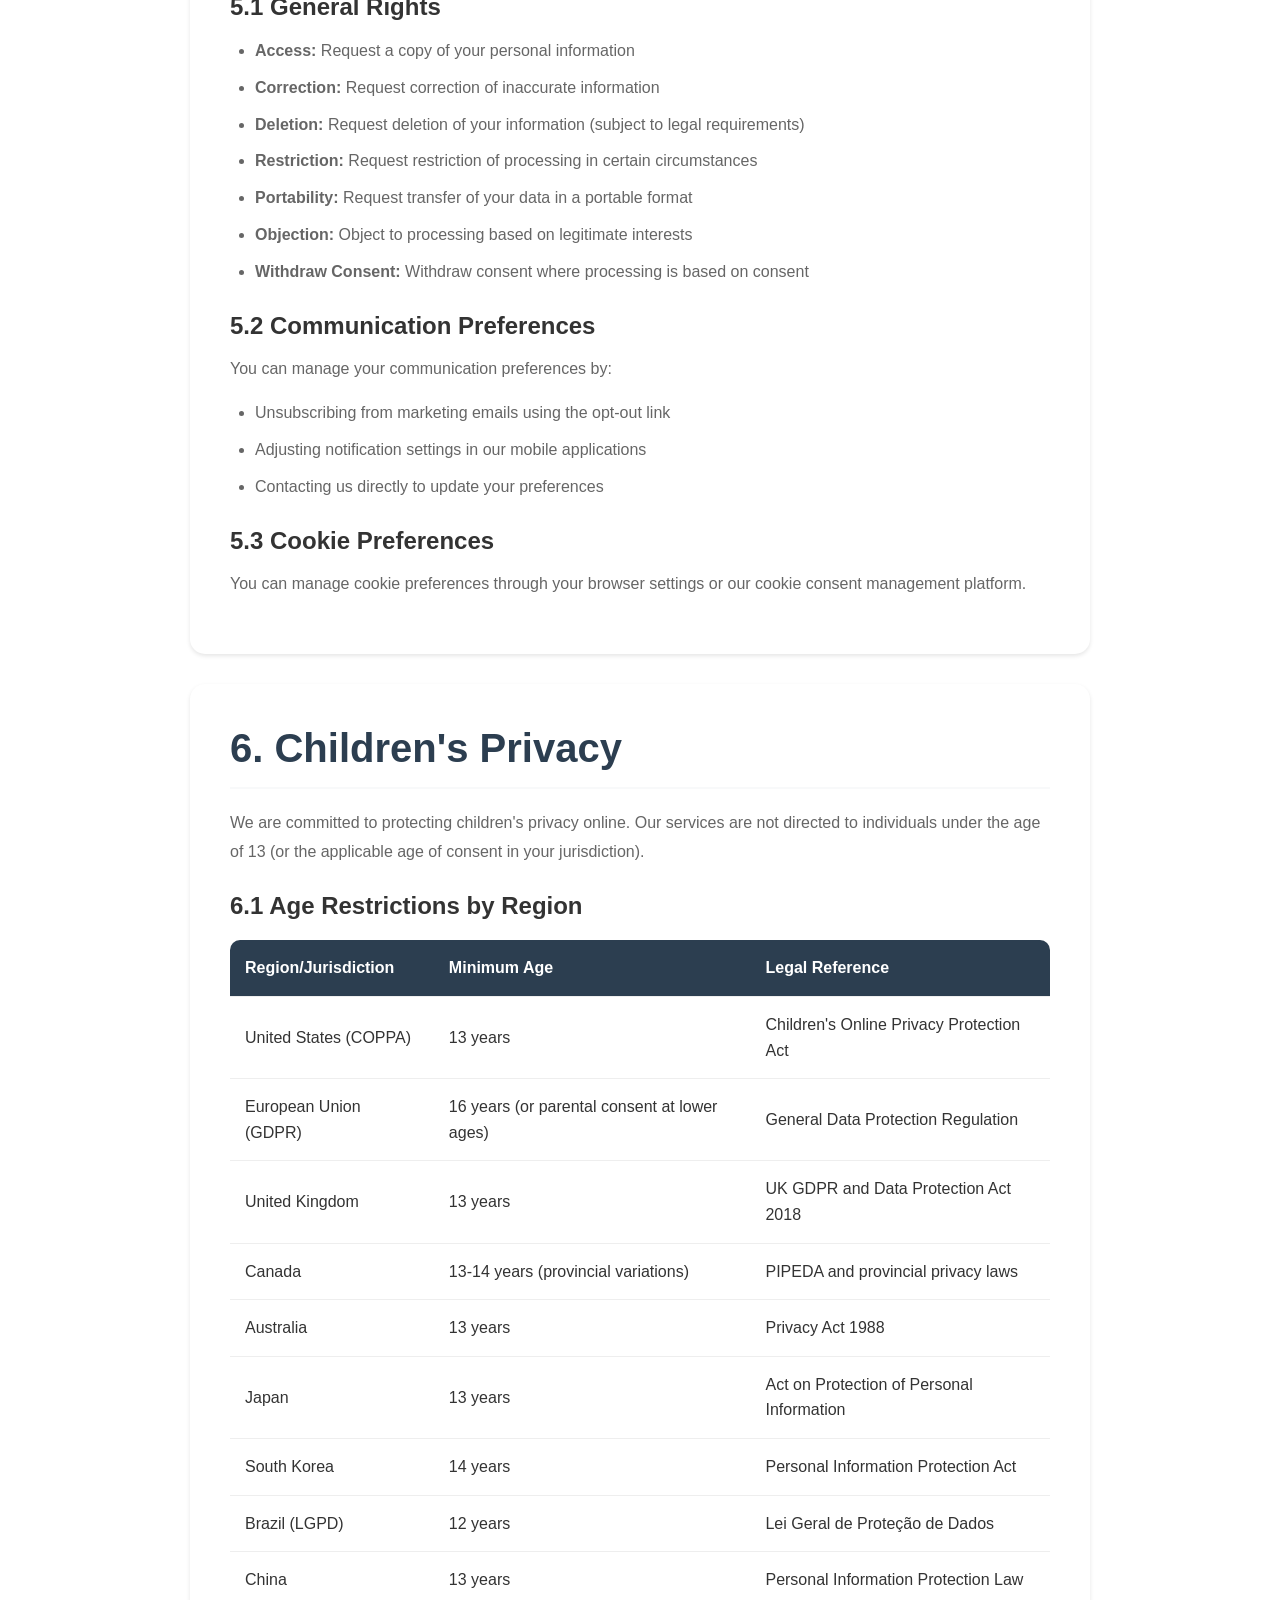
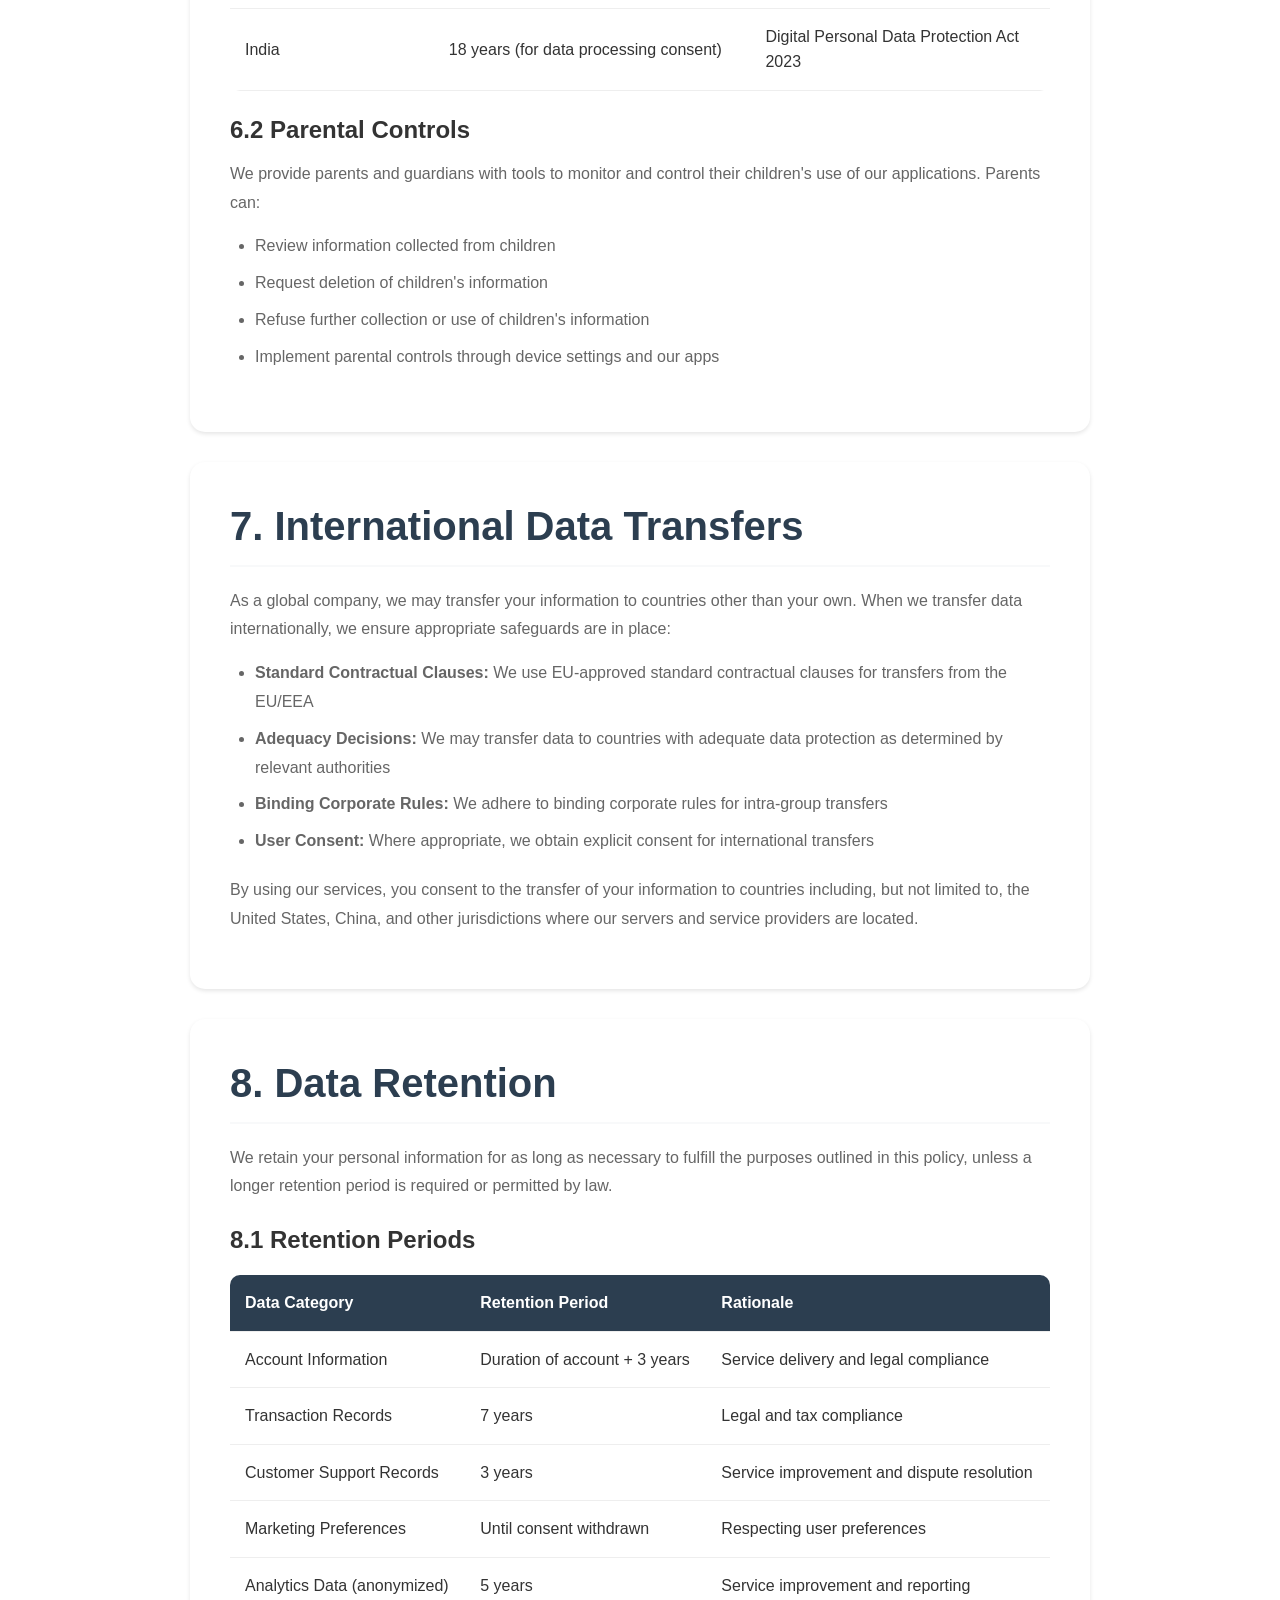
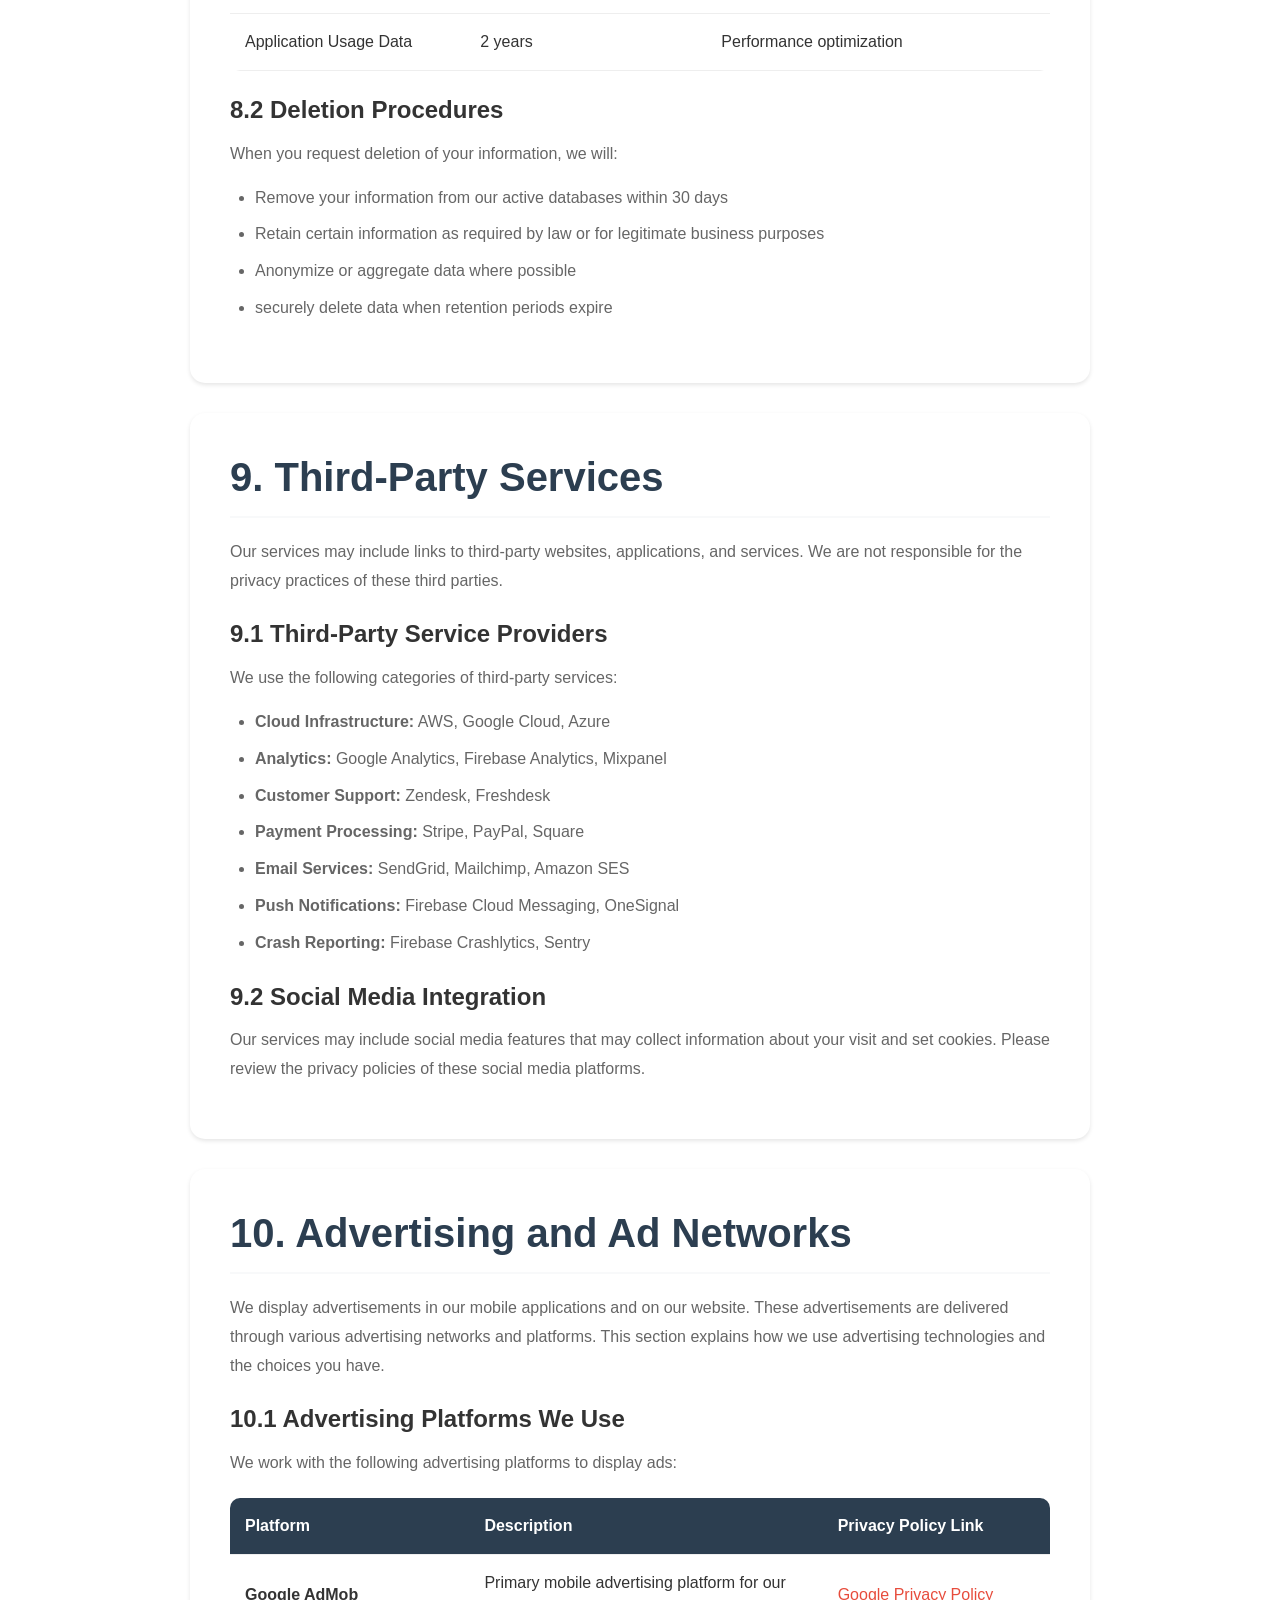
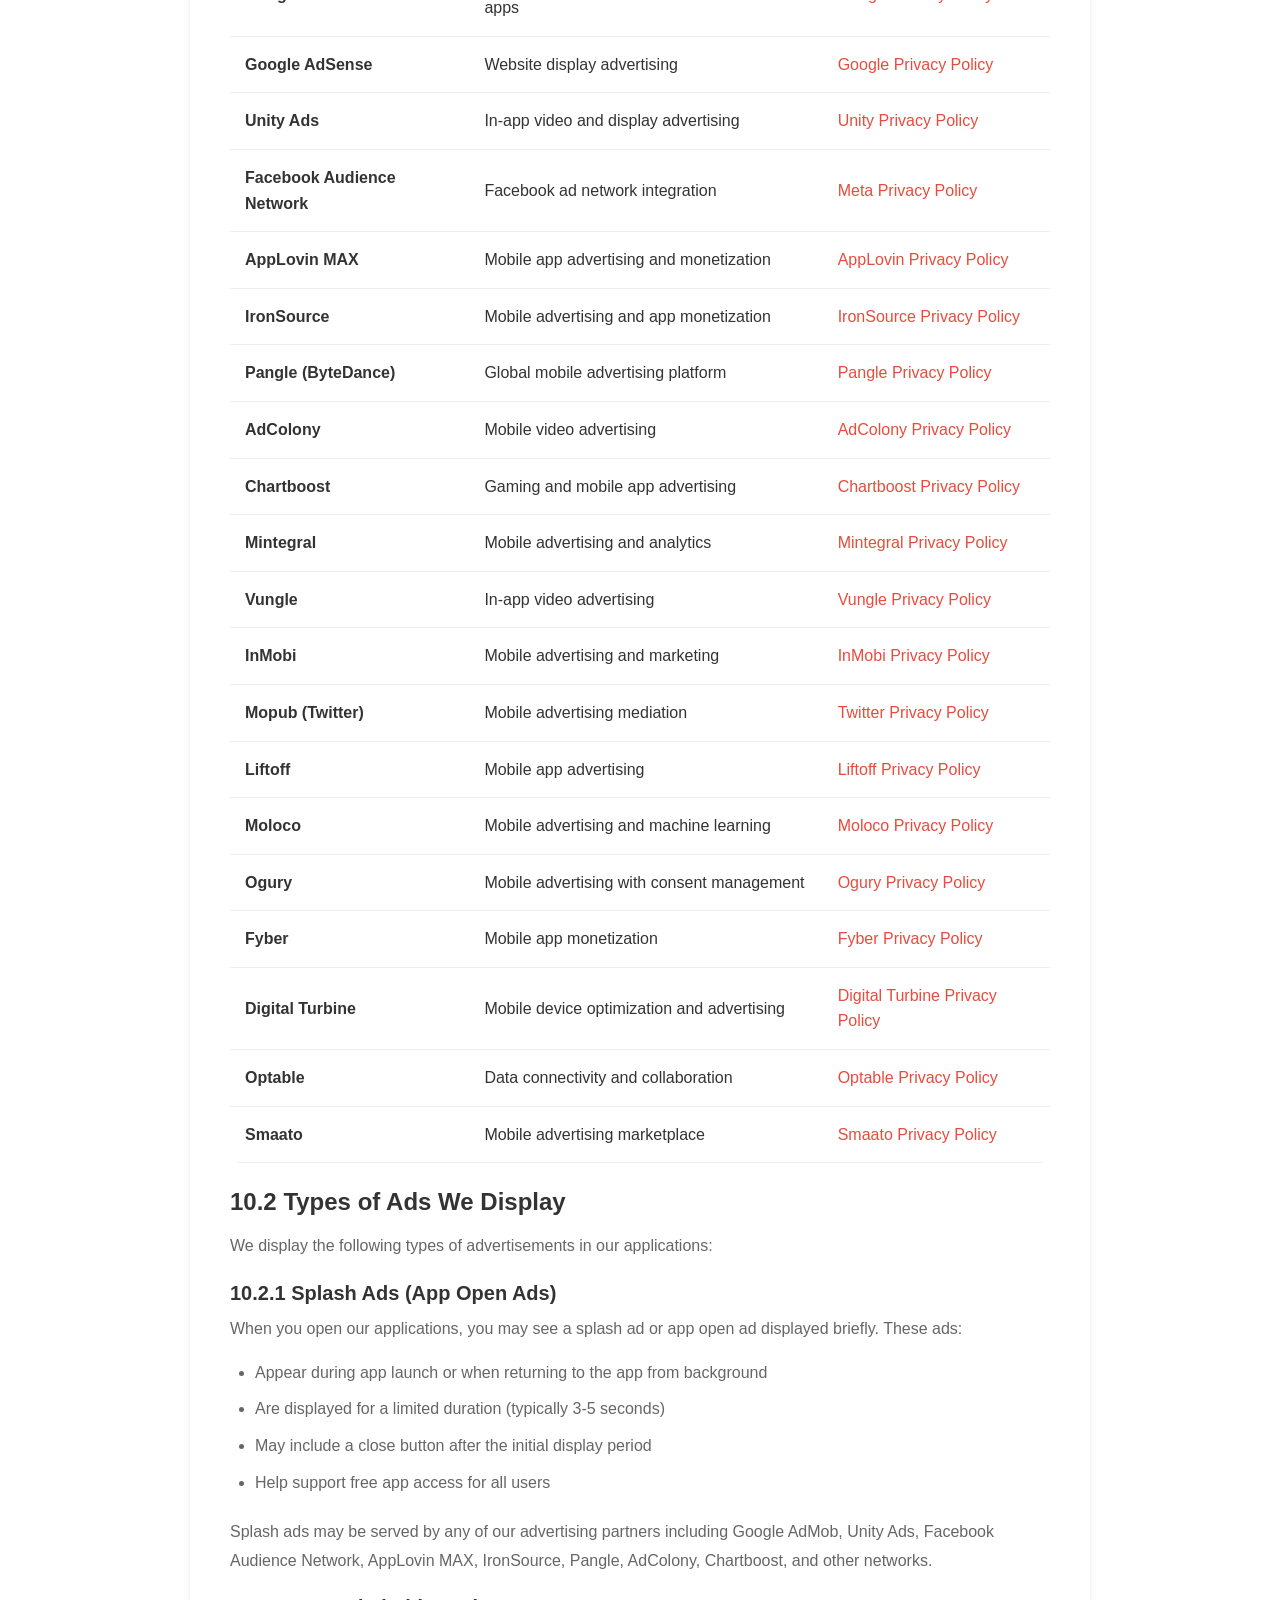
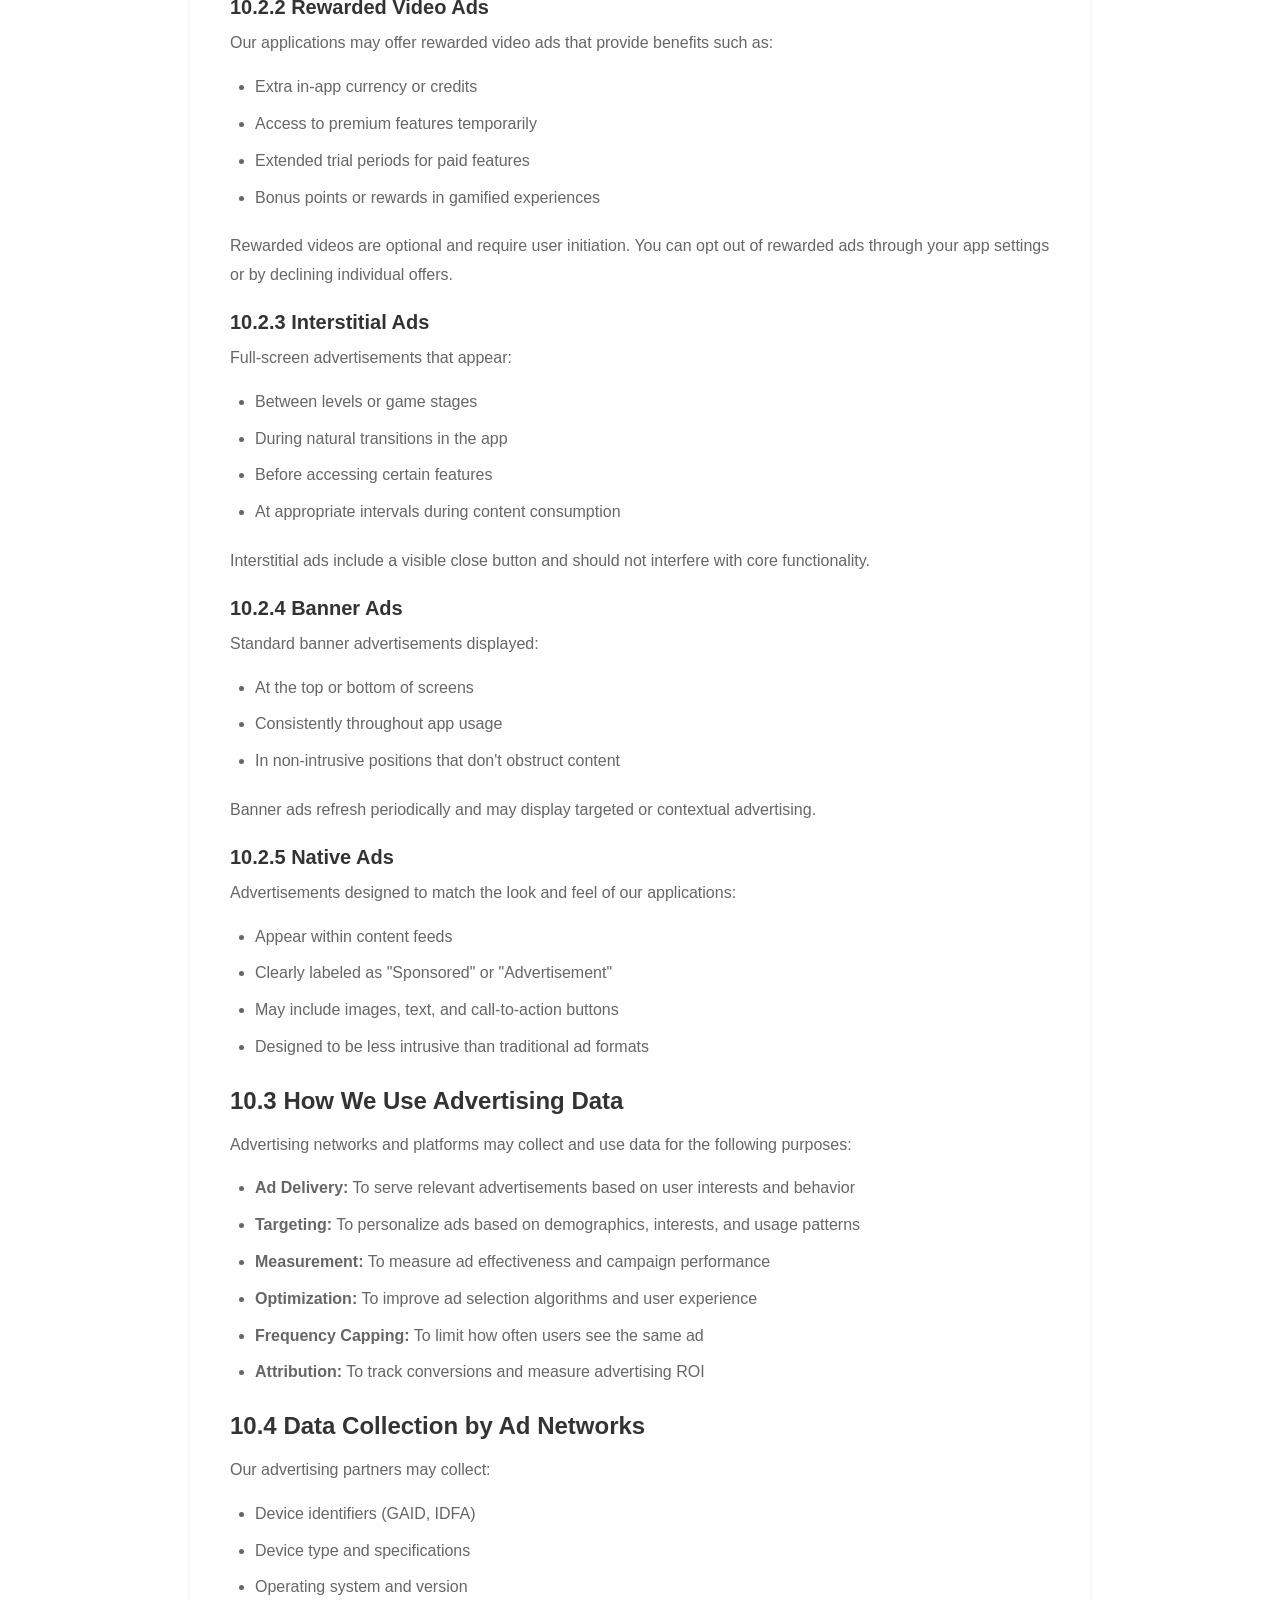
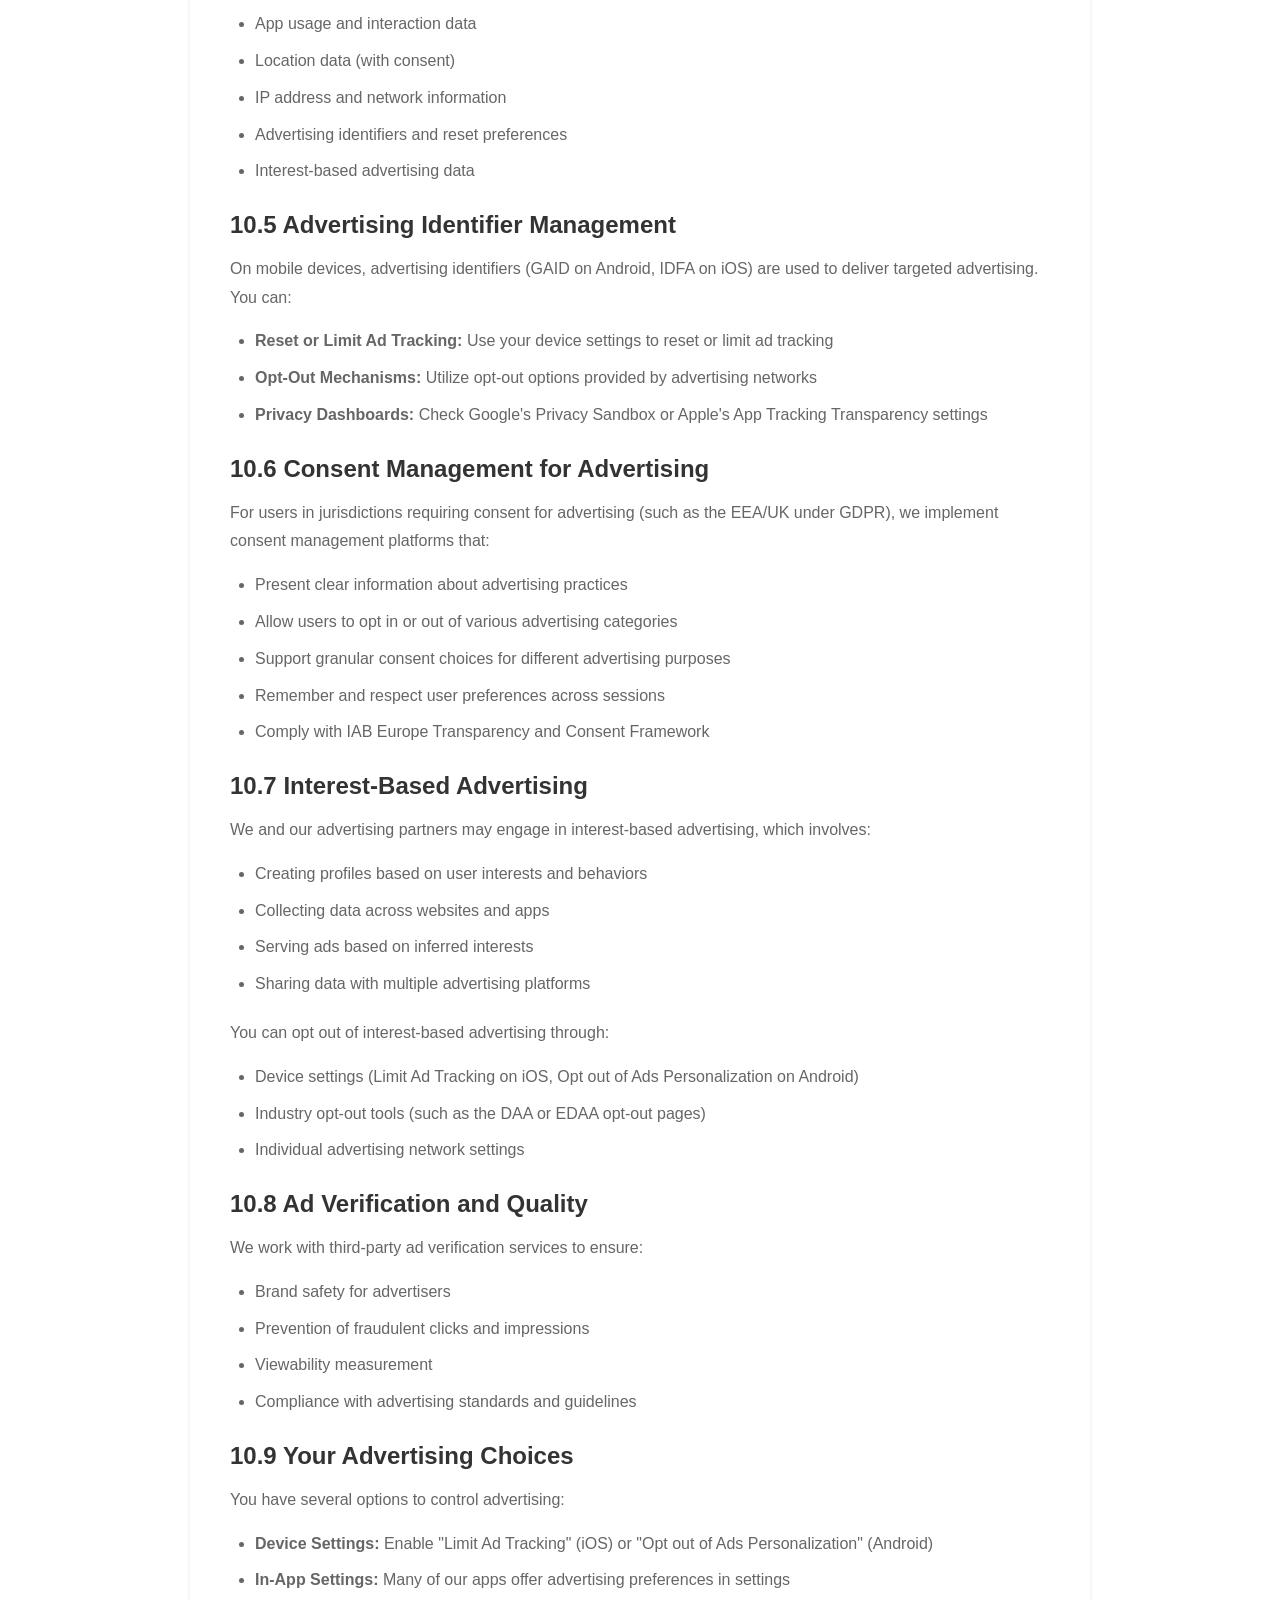
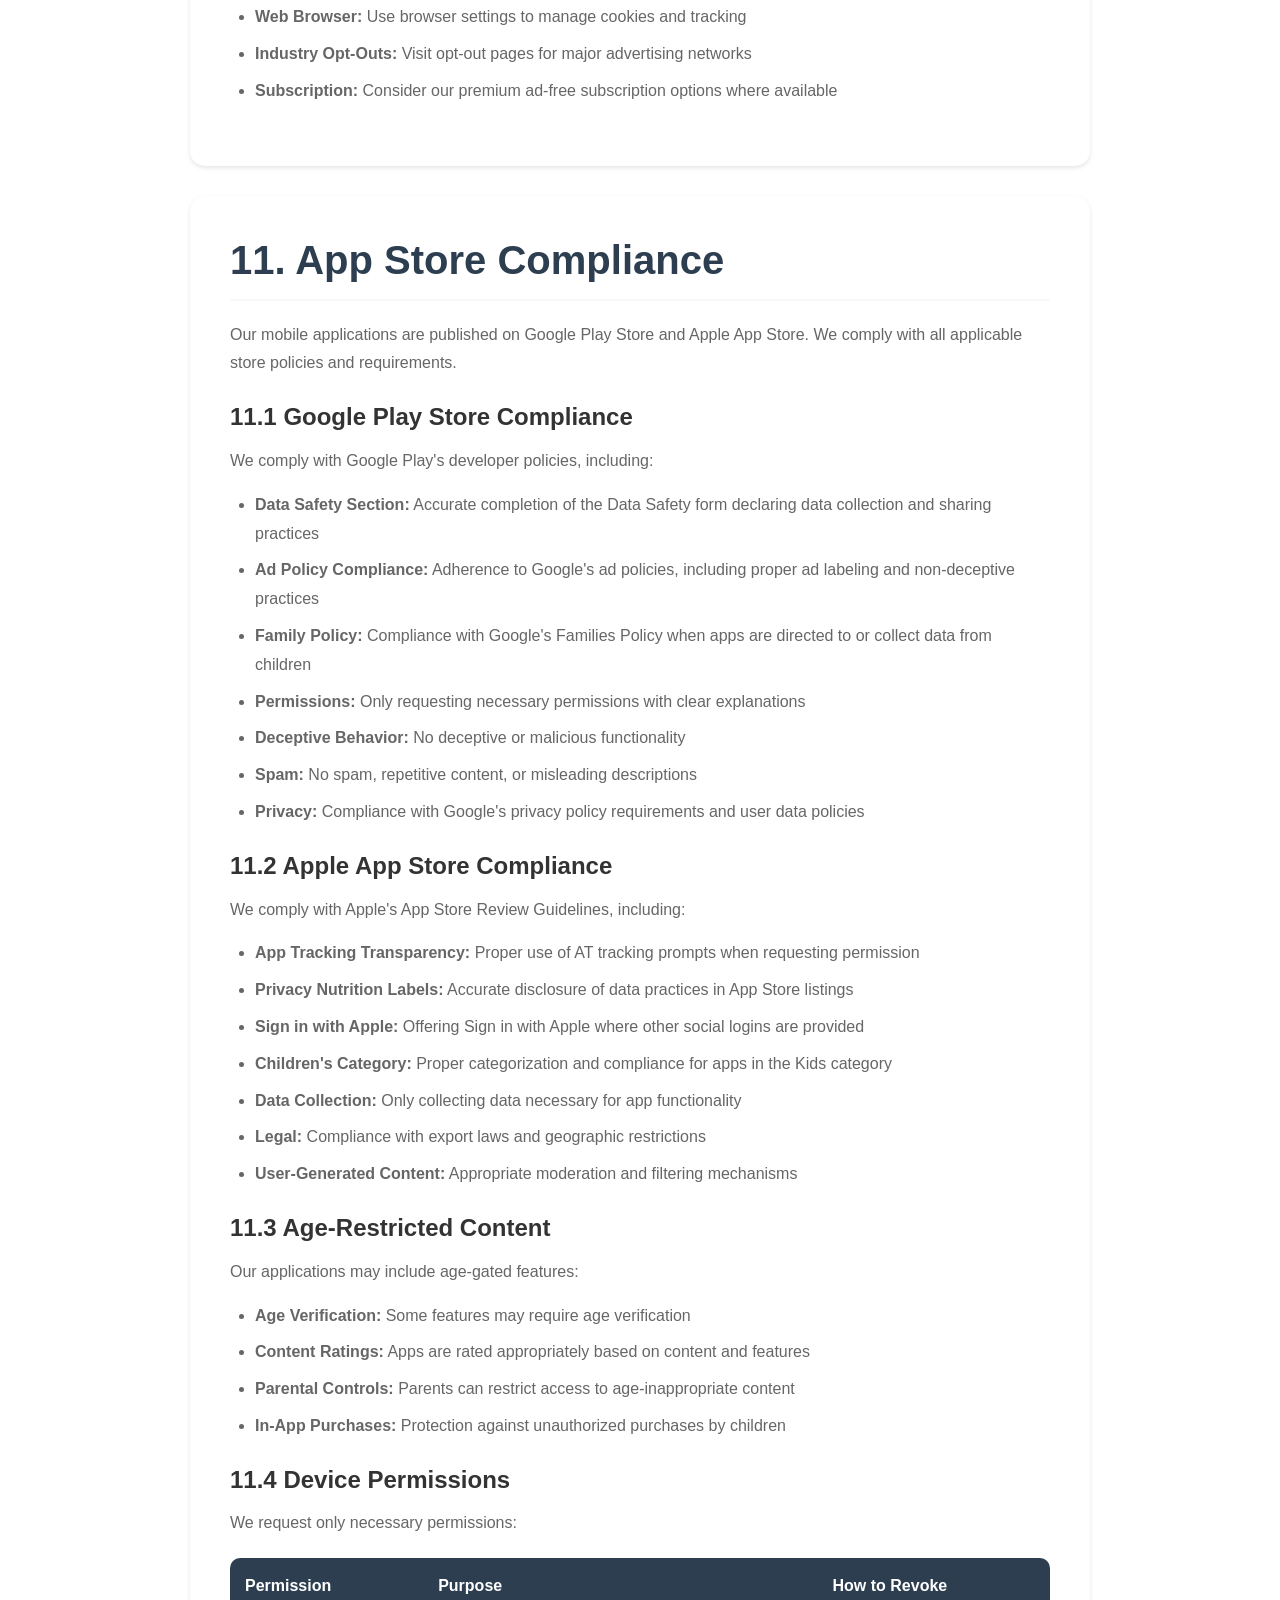
<file: privacy.html>
<!DOCTYPE html>
<html lang="en">
<head>
    <meta charset="UTF-8">
    <meta name="viewport" content="width=device-width, initial-scale=1.0">
    <meta name="description" content="Privacy Policy - Beijing Bingtangxin Trading Co., Ltd. Learn how we collect, use, and protect your personal information.">
    <meta name="robots" content="noindex, nofollow">
    <meta name="author" content="Beijing Bingtangxin Trading Co., Ltd.">
    <meta property="og:title" content="Privacy Policy - Beijing Bingtangxin Trading Co., Ltd.">
    <meta property="og:description" content="Our privacy policy explains how we handle your data and protect your privacy.">
    <meta property="og:type" content="website">
    <meta property="og:url" content="https://bjbingtang.com/privacy">
    <link rel="canonical" href="https://bjbingtang.com/privacy">
    <title>Privacy Policy - Beijing Bingtangxin Trading Co., Ltd.</title>
    <link rel="stylesheet" href="css/style.css">
</head>
<body>
    <!-- Navigation -->
    <nav class="navbar" id="navbar">
        <div class="nav-container">
            <a href="index.html" class="logo">
                <svg viewBox="0 0 200 50" width="180" height="45">
                    <defs>
                        <linearGradient id="logoGrad" x1="0%" y1="0%" x2="100%" y2="0%">
                            <stop offset="0%" style="stop-color:#e74c3c"/>
                            <stop offset="100%" style="stop-color:#c0392b"/>
                        </linearGradient>
                    </defs>
                    <circle cx="25" cy="25" r="20" fill="url(#logoGrad)"/>
                    <path d="M15 25 L25 15 L35 25 L25 35 Z" fill="white"/>
                    <text x="55" y="30" font-family="Arial, sans-serif" font-size="14" font-weight="bold" fill="#333">BINGTANGXIN</text>
                </svg>
            </a>
            <ul class="nav-menu" id="navMenu">
                <li><a href="index.html">Home</a></li>
                <li><a href="services.html">Services</a></li>
                <li><a href="culture.html">Culture</a></li>
                <li><a href="news.html">News</a></li>
                <li><a href="contact.html">Contact</a></li>
            </ul>
            <button class="menu-toggle" id="menuToggle">
                <svg viewBox="0 0 24 24" width="24" height="24">
                    <path d="M3 12h18M3 6h18M3 18h18" stroke="currentColor" stroke-width="2" stroke-linecap="round"/>
                </svg>
            </button>
        </div>
    </nav>

    <!-- Hero Section -->
    <section class="hero-small hero-privacy" id="hero-small">
        <div class="hero-overlay"></div>
        <div class="hero-content">
            <h1 class="hero-title animate-fade-in">Privacy Policy</h1>
            <p class="hero-subtitle animate-fade-in-delay">Last Updated: December 15, 2024</p>
        </div>
    </section>

    <!-- Content Section -->
    <section class="legal-content" id="legal-content">
        <div class="container">
            <div class="legal-wrapper">
                
                <!-- Table of Contents -->
                <div class="toc animate-on-scroll">
                    <h2>Table of Contents</h2>
                    <ul>
                        <li><a href="#information-collection">1. Information We Collect</a></li>
                        <li><a href="#information-use">2. How We Use Your Information</a></li>
                        <li><a href="#information-sharing">3. Information Sharing and Disclosure</a></li>
                        <li><a href="#data-security">4. Data Security</a></li>
                        <li><a href="#user-rights">5. Your Rights and Choices</a></li>
                        <li><a href="#children-privacy">6. Children's Privacy</a></li>
                        <li><a href="#international-transfers">7. International Data Transfers</a></li>
                        <li><a href="#data-retention">8. Data Retention</a></li>
                        <li><a href="#third-party-services">9. Third-Party Services</a></li>
                        <li><a href="#advertising">10. Advertising and Ad Networks</a></li>
                        <li><a href="#app-store-compliance">11. App Store Compliance</a></li>
                        <li><a href="#regional-privacy">12. Regional Privacy Rights</a></li>
                        <li><a href="#policy-changes">13. Changes to This Policy</a></li>
                        <li><a href="#contact-us">14. Contact Us</a></li>
                    </ul>
                </div>

                <!-- Section 1: Information We Collect -->
                <div class="legal-section animate-on-scroll" id="information-collection">
                    <h2>1. Information We Collect</h2>
                    
                    <h3>1.1 Information You Provide to Us</h3>
                    <p>We may collect information that you voluntarily provide to us when you:</p>
                    <ul>
                        <li>Register for an account on our mobile applications or website</li>
                        <li>Fill out forms or contact us for inquiries</li>
                        <li>Subscribe to our newsletter</li>
                        <li>Participate in surveys, contests, or promotions</li>
                        <li>Make purchases or transactions</li>
                        <li>Upload or submit content through our services</li>
                    </ul>
                    <p>This information may include:</p>
                    <ul>
                        <li>Name, email address, phone number, and postal address</li>
                        <li>Company name and job title (if applicable)</li>
                        <li>Payment information (processed securely through third-party payment processors)</li>
                        <li>Login credentials and account information</li>
                        <li>Business information relevant to our agricultural products and services</li>
                    </ul>

                    <h3>1.2 Information Collected Automatically</h3>
                    <p>When you use our services, we may automatically collect certain information, including:</p>
                    <ul>
                        <li>Device information (device type, operating system, unique device identifiers)</li>
                        <li>Usage data (features accessed, time spent, click patterns)</li>
                        <li>Location data (with your permission)</li>
                        <li>Log data (IP address, browser type, pages visited)</li>
                        <li>Cookies and similar tracking technologies</li>
                    </ul>

                    <h3>1.3 Information from Third Parties</h3>
                    <p>We may receive information from third parties, including:</p>
                    <ul>
                        <li>Business partners and service providers</li>
                        <li>Advertising networks and analytics providers</li>
                        <li>Social media platforms (when you connect or interact with us through them)</li>
                        <li>Public databases and data providers</li>
                    </ul>
                </div>

                <!-- Section 2: How We Use Your Information -->
                <div class="legal-section animate-on-scroll" id="information-use">
                    <h2>2. How We Use Your Information</h2>
                    <p>We use the information we collect for the following purposes:</p>
                    <ul>
                        <li><strong>Service Delivery:</strong> To provide, maintain, and improve our services</li>
                        <li><strong>Account Management:</strong> To create and manage your account</li>
                        <li><strong>Transactions:</strong> To process purchases, orders, and payments</li>
                        <li><strong>Communication:</strong> To send you updates, newsletters, and marketing communications (with your consent)</li>
                        <li><strong>Customer Support:</strong> To respond to your inquiries and provide technical support</li>
                        <li><strong>Personalization:</strong> To personalize your experience and provide tailored content</li>
                        <li><strong>Analytics:</strong> To analyze usage patterns and improve our services</li>
                        <li><strong>Advertising:</strong> To display relevant advertisements through ad networks</li>
                        <li><strong>Legal Compliance:</strong> To comply with legal obligations and protect our rights</li>
                        <li><strong>Fraud Prevention:</strong> To detect and prevent fraud and unauthorized activities</li>
                    </ul>
                </div>

                <!-- Section 3: Information Sharing -->
                <div class="legal-section animate-on-scroll" id="information-sharing">
                    <h2>3. Information Sharing and Disclosure</h2>
                    <p>We may share your information in the following circumstances:</p>
                    
                    <h3>3.1 Service Providers</h3>
                    <p>We may share your information with trusted service providers who assist us in:</p>
                    <ul>
                        <li>Payment processing</li>
                        <li>Data analysis and analytics</li>
                        <li>Customer service and support</li>
                        <li>Cloud hosting and infrastructure</li>
                        <li>Email and messaging services</li>
                        <li>Advertising and marketing</li>
                    </ul>

                    <h3>3.2 Business Partners</h3>
                    <p>We may share information with our business partners for:</p>
                    <ul>
                        <li>Joint service offerings</li>
                        <li>Co-marketing activities</li>
                        <li>Product and service collaborations</li>
                    </ul>

                    <h3>3.3 Legal Requirements</h3>
                    <p>We may disclose your information when required by law, including:</p>
                    <ul>
                        <li>Compliance with legal process and court orders</li>
                        <li>Response to governmental or law enforcement requests</li>
                        <li>Protection of our rights, privacy, safety, or property</li>
                        <li>Prevention of fraud and illegal activities</li>
                    </ul>

                    <h3>3.4 Business Transfers</h3>
                    <p>In the event of a merger, acquisition, or sale of assets, your information may be transferred as part of the transaction.</p>

                    <h3>3.5 With Your Consent</h3>
                    <p>We may share your information with third parties when you explicitly consent to such sharing.</p>
                </div>

                <!-- Section 4: Data Security -->
                <div class="legal-section animate-on-scroll" id="data-security">
                    <h2>4. Data Security</h2>
                    <p>We implement appropriate technical and organizational measures to protect your personal information, including:</p>
                    <ul>
                        <li>Encryption of data in transit and at rest</li>
                        <li>Regular security assessments and audits</li>
                        <li>Access controls and authentication measures</li>
                        <li>Secure data centers with physical security</li>
                        <li>Employee training on data protection</li>
                        <li>Incident response and breach notification procedures</li>
                    </ul>
                    <p>While we strive to protect your information, no method of transmission over the Internet or electronic storage is 100% secure. We cannot guarantee absolute security.</p>
                </div>

                <!-- Section 5: Your Rights -->
                <div class="legal-section animate-on-scroll" id="user-rights">
                    <h2>5. Your Rights and Choices</h2>
                    <p>Depending on your location, you may have certain rights regarding your personal information:</p>
                    
                    <h3>5.1 General Rights</h3>
                    <ul>
                        <li><strong>Access:</strong> Request a copy of your personal information</li>
                        <li><strong>Correction:</strong> Request correction of inaccurate information</li>
                        <li><strong>Deletion:</strong> Request deletion of your information (subject to legal requirements)</li>
                        <li><strong>Restriction:</strong> Request restriction of processing in certain circumstances</li>
                        <li><strong>Portability:</strong> Request transfer of your data in a portable format</li>
                        <li><strong>Objection:</strong> Object to processing based on legitimate interests</li>
                        <li><strong>Withdraw Consent:</strong> Withdraw consent where processing is based on consent</li>
                    </ul>

                    <h3>5.2 Communication Preferences</h3>
                    <p>You can manage your communication preferences by:</p>
                    <ul>
                        <li>Unsubscribing from marketing emails using the opt-out link</li>
                        <li>Adjusting notification settings in our mobile applications</li>
                        <li>Contacting us directly to update your preferences</li>
                    </ul>

                    <h3>5.3 Cookie Preferences</h3>
                    <p>You can manage cookie preferences through your browser settings or our cookie consent management platform.</p>
                </div>

                <!-- Section 6: Children's Privacy -->
                <div class="legal-section animate-on-scroll" id="children-privacy">
                    <h2>6. Children's Privacy</h2>
                    <p>We are committed to protecting children's privacy online. Our services are not directed to individuals under the age of 13 (or the applicable age of consent in your jurisdiction).</p>
                    
                    <h3>6.1 Age Restrictions by Region</h3>
                    <table class="legal-table">
                        <thead>
                            <tr>
                                <th>Region/Jurisdiction</th>
                                <th>Minimum Age</th>
                                <th>Legal Reference</th>
                            </tr>
                        </thead>
                        <tbody>
                            <tr>
                                <td>United States (COPPA)</td>
                                <td>13 years</td>
                                <td>Children's Online Privacy Protection Act</td>
                            </tr>
                            <tr>
                                <td>European Union (GDPR)</td>
                                <td>16 years (or parental consent at lower ages)</td>
                                <td>General Data Protection Regulation</td>
                            </tr>
                            <tr>
                                <td>United Kingdom</td>
                                <td>13 years</td>
                                <td>UK GDPR and Data Protection Act 2018</td>
                            </tr>
                            <tr>
                                <td>Canada</td>
                                <td>13-14 years (provincial variations)</td>
                                <td>PIPEDA and provincial privacy laws</td>
                            </tr>
                            <tr>
                                <td>Australia</td>
                                <td>13 years</td>
                                <td>Privacy Act 1988</td>
                            </tr>
                            <tr>
                                <td>Japan</td>
                                <td>13 years</td>
                                <td>Act on Protection of Personal Information</td>
                            </tr>
                            <tr>
                                <td>South Korea</td>
                                <td>14 years</td>
                                <td>Personal Information Protection Act</td>
                            </tr>
                            <tr>
                                <td>Brazil (LGPD)</td>
                                <td>12 years</td>
                                <td>Lei Geral de Proteção de Dados</td>
                            </tr>
                            <tr>
                                <td>China</td>
                                <td>13 years</td>
                                <td>Personal Information Protection Law</td>
                            </tr>
                            <tr>
                                <td>India</td>
                                <td>18 years (for data processing consent)</td>
                                <td>Digital Personal Data Protection Act 2023</td>
                            </tr>
                        </tbody>
                    </table>

                    <h3>6.2 Parental Controls</h3>
                    <p>We provide parents and guardians with tools to monitor and control their children's use of our applications. Parents can:</p>
                    <ul>
                        <li>Review information collected from children</li>
                        <li>Request deletion of children's information</li>
                        <li>Refuse further collection or use of children's information</li>
                        <li>Implement parental controls through device settings and our apps</li>
                    </ul>
                </div>

                <!-- Section 7: International Transfers -->
                <div class="legal-section animate-on-scroll" id="international-transfers">
                    <h2>7. International Data Transfers</h2>
                    <p>As a global company, we may transfer your information to countries other than your own. When we transfer data internationally, we ensure appropriate safeguards are in place:</p>
                    <ul>
                        <li><strong>Standard Contractual Clauses:</strong> We use EU-approved standard contractual clauses for transfers from the EU/EEA</li>
                        <li><strong>Adequacy Decisions:</strong> We may transfer data to countries with adequate data protection as determined by relevant authorities</li>
                        <li><strong>Binding Corporate Rules:</strong> We adhere to binding corporate rules for intra-group transfers</li>
                        <li><strong>User Consent:</strong> Where appropriate, we obtain explicit consent for international transfers</li>
                    </ul>
                    <p>By using our services, you consent to the transfer of your information to countries including, but not limited to, the United States, China, and other jurisdictions where our servers and service providers are located.</p>
                </div>

                <!-- Section 8: Data Retention -->
                <div class="legal-section animate-on-scroll" id="data-retention">
                    <h2>8. Data Retention</h2>
                    <p>We retain your personal information for as long as necessary to fulfill the purposes outlined in this policy, unless a longer retention period is required or permitted by law.</p>
                    
                    <h3>8.1 Retention Periods</h3>
                    <table class="legal-table">
                        <thead>
                            <tr>
                                <th>Data Category</th>
                                <th>Retention Period</th>
                                <th>Rationale</th>
                            </tr>
                        </thead>
                        <tbody>
                            <tr>
                                <td>Account Information</td>
                                <td>Duration of account + 3 years</td>
                                <td>Service delivery and legal compliance</td>
                            </tr>
                            <tr>
                                <td>Transaction Records</td>
                                <td>7 years</td>
                                <td>Legal and tax compliance</td>
                            </tr>
                            <tr>
                                <td>Customer Support Records</td>
                                <td>3 years</td>
                                <td>Service improvement and dispute resolution</td>
                            </tr>
                            <tr>
                                <td>Marketing Preferences</td>
                                <td>Until consent withdrawn</td>
                                <td>Respecting user preferences</td>
                            </tr>
                            <tr>
                                <td>Analytics Data (anonymized)</td>
                                <td>5 years</td>
                                <td>Service improvement and reporting</td>
                            </tr>
                            <tr>
                                <td>Application Usage Data</td>
                                <td>2 years</td>
                                <td>Performance optimization</td>
                            </tr>
                        </tbody>
                    </table>

                    <h3>8.2 Deletion Procedures</h3>
                    <p>When you request deletion of your information, we will:</p>
                    <ul>
                        <li>Remove your information from our active databases within 30 days</li>
                        <li>Retain certain information as required by law or for legitimate business purposes</li>
                        <li>Anonymize or aggregate data where possible</li>
                        <li> securely delete data when retention periods expire</li>
                    </ul>
                </div>

                <!-- Section 9: Third-Party Services -->
                <div class="legal-section animate-on-scroll" id="third-party-services">
                    <h2>9. Third-Party Services</h2>
                    <p>Our services may include links to third-party websites, applications, and services. We are not responsible for the privacy practices of these third parties.</p>
                    
                    <h3>9.1 Third-Party Service Providers</h3>
                    <p>We use the following categories of third-party services:</p>
                    <ul>
                        <li><strong>Cloud Infrastructure:</strong> AWS, Google Cloud, Azure</li>
                        <li><strong>Analytics:</strong> Google Analytics, Firebase Analytics, Mixpanel</li>
                        <li><strong>Customer Support:</strong> Zendesk, Freshdesk</li>
                        <li><strong>Payment Processing:</strong> Stripe, PayPal, Square</li>
                        <li><strong>Email Services:</strong> SendGrid, Mailchimp, Amazon SES</li>
                        <li><strong>Push Notifications:</strong> Firebase Cloud Messaging, OneSignal</li>
                        <li><strong>Crash Reporting:</strong> Firebase Crashlytics, Sentry</li>
                    </ul>

                    <h3>9.2 Social Media Integration</h3>
                    <p>Our services may include social media features that may collect information about your visit and set cookies. Please review the privacy policies of these social media platforms.</p>
                </div>

                <!-- Section 10: Advertising and Ad Networks -->
                <div class="legal-section animate-on-scroll" id="advertising">
                    <h2>10. Advertising and Ad Networks</h2>
                    <p>We display advertisements in our mobile applications and on our website. These advertisements are delivered through various advertising networks and platforms. This section explains how we use advertising technologies and the choices you have.</p>

                    <h3>10.1 Advertising Platforms We Use</h3>
                    <p>We work with the following advertising platforms to display ads:</p>
                    
                    <table class="legal-table">
                        <thead>
                            <tr>
                                <th>Platform</th>
                                <th>Description</th>
                                <th>Privacy Policy Link</th>
                            </tr>
                        </thead>
                        <tbody>
                            <tr>
                                <td><strong>Google AdMob</strong></td>
                                <td>Primary mobile advertising platform for our apps</td>
                                <td><a href="https://policies.google.com/privacy" target="_blank">Google Privacy Policy</a></td>
                            </tr>
                            <tr>
                                <td><strong>Google AdSense</strong></td>
                                <td>Website display advertising</td>
                                <td><a href="https://policies.google.com/privacy" target="_blank">Google Privacy Policy</a></td>
                            </tr>
                            <tr>
                                <td><strong>Unity Ads</strong></td>
                                <td>In-app video and display advertising</td>
                                <td><a href="https://unity.com/legal/privacy-policy" target="_blank">Unity Privacy Policy</a></td>
                            </tr>
                            <tr>
                                <td><strong>Facebook Audience Network</strong></td>
                                <td>Facebook ad network integration</td>
                                <td><a href="https://www.facebook.com/privacy/policy" target="_blank">Meta Privacy Policy</a></td>
                            </tr>
                            <tr>
                                <td><strong>AppLovin MAX</strong></td>
                                <td>Mobile app advertising and monetization</td>
                                <td><a href="https://www.applovin.com/privacy/" target="_blank">AppLovin Privacy Policy</a></td>
                            </tr>
                            <tr>
                                <td><strong>IronSource</strong></td>
                                <td>Mobile advertising and app monetization</td>
                                <td><a href="https://developers.ironsrc.com/ironsource-mobile/air/ironsource-mobile-privacy-policy/" target="_blank">IronSource Privacy Policy</a></td>
                            </tr>
                            <tr>
                                <td><strong>Pangle (ByteDance)</strong></td>
                                <td>Global mobile advertising platform</td>
                                <td><a href="https://www.pangle.io/privacy" target="_blank">Pangle Privacy Policy</a></td>
                            </tr>
                            <tr>
                                <td><strong>AdColony</strong></td>
                                <td>Mobile video advertising</td>
                                <td><a href="https://www.adcolony.com/privacy-policy/" target="_blank">AdColony Privacy Policy</a></td>
                            </tr>
                            <tr>
                                <td><strong>Chartboost</strong></td>
                                <td>Gaming and mobile app advertising</td>
                                <td><a href="https://www.chartboost.com/privacy/" target="_blank">Chartboost Privacy Policy</a></td>
                            </tr>
                            <tr>
                                <td><strong>Mintegral</strong></td>
                                <td>Mobile advertising and analytics</td>
                                <td><a href="https://www.mintegral.com/en/privacy" target="_blank">Mintegral Privacy Policy</a></td>
                            </tr>
                            <tr>
                                <td><strong>Vungle</strong></td>
                                <td>In-app video advertising</td>
                                <td><a href="https://vungle.com/privacy/" target="_blank">Vungle Privacy Policy</a></td>
                            </tr>
                            <tr>
                                <td><strong>InMobi</strong></td>
                                <td>Mobile advertising and marketing</td>
                                <td><a href="https://www.inmobi.com/privacy-policy/" target="_blank">InMobi Privacy Policy</a></td>
                            </tr>
                            <tr>
                                <td><strong>Mopub (Twitter)</strong></td>
                                <td>Mobile advertising mediation</td>
                                <td><a href="https://twitter.com/en/privacy" target="_blank">Twitter Privacy Policy</a></td>
                            </tr>
                            <tr>
                                <td><strong>Liftoff</strong></td>
                                <td>Mobile app advertising</td>
                                <td><a href="https://liftoff.io/privacy-policy/" target="_blank">Liftoff Privacy Policy</a></td>
                            </tr>
                            <tr>
                                <td><strong>Moloco</strong></td>
                                <td>Mobile advertising and machine learning</td>
                                <td><a href="https://www.moloco.com/privacy-policy" target="_blank">Moloco Privacy Policy</a></td>
                            </tr>
                            <tr>
                                <td><strong>Ogury</strong></td>
                                <td>Mobile advertising with consent management</td>
                                <td><a href="https://www.ogury.com/privacy-policy/" target="_blank">Ogury Privacy Policy</a></td>
                            </tr>
                            <tr>
                                <td><strong>Fyber</strong></td>
                                <td>Mobile app monetization</td>
                                <td><a href="https://www.fyber.com/privacy-policy/" target="_blank">Fyber Privacy Policy</a></td>
                            </tr>
                            <tr>
                                <td><strong>Digital Turbine</strong></td>
                                <td>Mobile device optimization and advertising</td>
                                <td><a href="https://www.digitalturbine.com/privacy-policy/" target="_blank">Digital Turbine Privacy Policy</a></td>
                            </tr>
                            <tr>
                                <td><strong>Optable</strong></td>
                                <td>Data connectivity and collaboration</td>
                                <td><a href="https://optable.io/privacy" target="_blank">Optable Privacy Policy</a></td>
                            </tr>
                            <tr>
                                <td><strong>Smaato</strong></td>
                                <td>Mobile advertising marketplace</td>
                                <td><a href="https://www.smaato.com/privacy/" target="_blank">Smaato Privacy Policy</a></td>
                            </tr>
                        </tbody>
                    </table>

                    <h3>10.2 Types of Ads We Display</h3>
                    <p>We display the following types of advertisements in our applications:</p>
                    
                    <h4>10.2.1 Splash Ads (App Open Ads)</h4>
                    <p>When you open our applications, you may see a splash ad or app open ad displayed briefly. These ads:</p>
                    <ul>
                        <li>Appear during app launch or when returning to the app from background</li>
                        <li>Are displayed for a limited duration (typically 3-5 seconds)</li>
                        <li>May include a close button after the initial display period</li>
                        <li>Help support free app access for all users</li>
                    </ul>
                    <p>Splash ads may be served by any of our advertising partners including Google AdMob, Unity Ads, Facebook Audience Network, AppLovin MAX, IronSource, Pangle, AdColony, Chartboost, and other networks.</p>

                    <h4>10.2.2 Rewarded Video Ads</h4>
                    <p>Our applications may offer rewarded video ads that provide benefits such as:</p>
                    <ul>
                        <li>Extra in-app currency or credits</li>
                        <li>Access to premium features temporarily</li>
                        <li>Extended trial periods for paid features</li>
                        <li>Bonus points or rewards in gamified experiences</li>
                    </ul>
                    <p>Rewarded videos are optional and require user initiation. You can opt out of rewarded ads through your app settings or by declining individual offers.</p>

                    <h4>10.2.3 Interstitial Ads</h4>
                    <p>Full-screen advertisements that appear:</p>
                    <ul>
                        <li>Between levels or game stages</li>
                        <li>During natural transitions in the app</li>
                        <li>Before accessing certain features</li>
                        <li>At appropriate intervals during content consumption</li>
                    </ul>
                    <p>Interstitial ads include a visible close button and should not interfere with core functionality.</p>

                    <h4>10.2.4 Banner Ads</h4>
                    <p>Standard banner advertisements displayed:</p>
                    <ul>
                        <li>At the top or bottom of screens</li>
                        <li>Consistently throughout app usage</li>
                        <li>In non-intrusive positions that don't obstruct content</li>
                    </ul>
                    <p>Banner ads refresh periodically and may display targeted or contextual advertising.</p>

                    <h4>10.2.5 Native Ads</h4>
                    <p>Advertisements designed to match the look and feel of our applications:</p>
                    <ul>
                        <li>Appear within content feeds</li>
                        <li>Clearly labeled as "Sponsored" or "Advertisement"</li>
                        <li>May include images, text, and call-to-action buttons</li>
                        <li>Designed to be less intrusive than traditional ad formats</li>
                    </ul>

                    <h3>10.3 How We Use Advertising Data</h3>
                    <p>Advertising networks and platforms may collect and use data for the following purposes:</p>
                    <ul>
                        <li><strong>Ad Delivery:</strong> To serve relevant advertisements based on user interests and behavior</li>
                        <li><strong>Targeting:</strong> To personalize ads based on demographics, interests, and usage patterns</li>
                        <li><strong>Measurement:</strong> To measure ad effectiveness and campaign performance</li>
                        <li><strong>Optimization:</strong> To improve ad selection algorithms and user experience</li>
                        <li><strong>Frequency Capping:</strong> To limit how often users see the same ad</li>
                        <li><strong>Attribution:</strong> To track conversions and measure advertising ROI</li>
                    </ul>

                    <h3>10.4 Data Collection by Ad Networks</h3>
                    <p>Our advertising partners may collect:</p>
                    <ul>
                        <li>Device identifiers (GAID, IDFA)</li>
                        <li>Device type and specifications</li>
                        <li>Operating system and version</li>
                        <li>App usage and interaction data</li>
                        <li>Location data (with consent)</li>
                        <li>IP address and network information</li>
                        <li>Advertising identifiers and reset preferences</li>
                        <li>Interest-based advertising data</li>
                    </ul>

                    <h3>10.5 Advertising Identifier Management</h3>
                    <p>On mobile devices, advertising identifiers (GAID on Android, IDFA on iOS) are used to deliver targeted advertising. You can:</p>
                    <ul>
                        <li><strong>Reset or Limit Ad Tracking:</strong> Use your device settings to reset or limit ad tracking</li>
                        <li><strong>Opt-Out Mechanisms:</strong> Utilize opt-out options provided by advertising networks</li>
                        <li><strong>Privacy Dashboards:</strong> Check Google's Privacy Sandbox or Apple's App Tracking Transparency settings</li>
                    </ul>

                    <h3>10.6 Consent Management for Advertising</h3>
                    <p>For users in jurisdictions requiring consent for advertising (such as the EEA/UK under GDPR), we implement consent management platforms that:</p>
                    <ul>
                        <li>Present clear information about advertising practices</li>
                        <li>Allow users to opt in or out of various advertising categories</li>
                        <li>Support granular consent choices for different advertising purposes</li>
                        <li>Remember and respect user preferences across sessions</li>
                        <li>Comply with IAB Europe Transparency and Consent Framework</li>
                    </ul>

                    <h3>10.7 Interest-Based Advertising</h3>
                    <p>We and our advertising partners may engage in interest-based advertising, which involves:</p>
                    <ul>
                        <li>Creating profiles based on user interests and behaviors</li>
                        <li>Collecting data across websites and apps</li>
                        <li>Serving ads based on inferred interests</li>
                        <li>Sharing data with multiple advertising platforms</li>
                    </ul>
                    <p>You can opt out of interest-based advertising through:</p>
                    <ul>
                        <li>Device settings (Limit Ad Tracking on iOS, Opt out of Ads Personalization on Android)</li>
                        <li>Industry opt-out tools (such as the DAA or EDAA opt-out pages)</li>
                        <li>Individual advertising network settings</li>
                    </ul>

                    <h3>10.8 Ad Verification and Quality</h3>
                    <p>We work with third-party ad verification services to ensure:</p>
                    <ul>
                        <li>Brand safety for advertisers</li>
                        <li>Prevention of fraudulent clicks and impressions</li>
                        <li>Viewability measurement</li>
                        <li>Compliance with advertising standards and guidelines</li>
                    </ul>

                    <h3>10.9 Your Advertising Choices</h3>
                    <p>You have several options to control advertising:</p>
                    <ul>
                        <li><strong>Device Settings:</strong> Enable "Limit Ad Tracking" (iOS) or "Opt out of Ads Personalization" (Android)</li>
                        <li><strong>In-App Settings:</strong> Many of our apps offer advertising preferences in settings</li>
                        <li><strong>Web Browser:</strong> Use browser settings to manage cookies and tracking</li>
                        <li><strong>Industry Opt-Outs:</strong> Visit opt-out pages for major advertising networks</li>
                        <li><strong>Subscription:</strong> Consider our premium ad-free subscription options where available</li>
                    </ul>
                </div>

                <!-- Section 11: App Store Compliance -->
                <div class="legal-section animate-on-scroll" id="app-store-compliance">
                    <h2>11. App Store Compliance</h2>
                    <p>Our mobile applications are published on Google Play Store and Apple App Store. We comply with all applicable store policies and requirements.</p>

                    <h3>11.1 Google Play Store Compliance</h3>
                    <p>We comply with Google Play's developer policies, including:</p>
                    <ul>
                        <li><strong>Data Safety Section:</strong> Accurate completion of the Data Safety form declaring data collection and sharing practices</li>
                        <li><strong>Ad Policy Compliance:</strong> Adherence to Google's ad policies, including proper ad labeling and non-deceptive practices</li>
                        <li><strong>Family Policy:</strong> Compliance with Google's Families Policy when apps are directed to or collect data from children</li>
                        <li><strong>Permissions:</strong> Only requesting necessary permissions with clear explanations</li>
                        <li><strong>Deceptive Behavior:</strong> No deceptive or malicious functionality</li>
                        <li><strong>Spam:</strong> No spam, repetitive content, or misleading descriptions</li>
                        <li><strong>Privacy:</strong> Compliance with Google's privacy policy requirements and user data policies</li>
                    </ul>

                    <h3>11.2 Apple App Store Compliance</h3>
                    <p>We comply with Apple's App Store Review Guidelines, including:</p>
                    <ul>
                        <li><strong>App Tracking Transparency:</strong> Proper use of AT tracking prompts when requesting permission</li>
                        <li><strong>Privacy Nutrition Labels:</strong> Accurate disclosure of data practices in App Store listings</li>
                        <li><strong>Sign in with Apple:</strong> Offering Sign in with Apple where other social logins are provided</li>
                        <li><strong>Children's Category:</strong> Proper categorization and compliance for apps in the Kids category</li>
                        <li><strong>Data Collection:</strong> Only collecting data necessary for app functionality</li>
                        <li><strong>Legal:</strong> Compliance with export laws and geographic restrictions</li>
                        <li><strong>User-Generated Content:</strong> Appropriate moderation and filtering mechanisms</li>
                    </ul>

                    <h3>11.3 Age-Restricted Content</h3>
                    <p>Our applications may include age-gated features:</p>
                    <ul>
                        <li><strong>Age Verification:</strong> Some features may require age verification</li>
                        <li><strong>Content Ratings:</strong> Apps are rated appropriately based on content and features</li>
                        <li><strong>Parental Controls:</strong> Parents can restrict access to age-inappropriate content</li>
                        <li><strong>In-App Purchases:</strong> Protection against unauthorized purchases by children</li>
                    </ul>

                    <h3>11.4 Device Permissions</h3>
                    <p>We request only necessary permissions:</p>
                    <table class="legal-table">
                        <thead>
                            <tr>
                                <th>Permission</th>
                                <th>Purpose</th>
                                <th>How to Revoke</th>
                            </tr>
                        </thead>
                        <tbody>
                            <tr>
                                <td>Network Access</td>
                                <td>Required for app functionality and updates</td>
                                <td>Device settings</td>
                            </tr>
                            <tr>
                                <td>Storage (Photos/Media)</td>
                                <td>Saving reports and data exports</td>
                                <td>Device settings</td>
                            </tr>
                            <tr>
                                <td>Camera</td>
                                <td>Scanning barcodes and capturing images (if applicable)</td>
                                <td>Device settings</td>
                            </tr>
                            <tr>
                                <td>Location</td>
                                <td>Providing location-based services (optional)</td>
                                <td>Device settings or app settings</td>
                            </tr>
                            <tr>
                                <td>Notifications</td>
                                <td>Alerts and updates (optional)</td>
                                <td>App settings or device settings</td>
                            </tr>
                            <tr>
                                <td>Bluetooth</td>
                                <td>Connecting to peripherals (if applicable)</td>
                                <td>Device settings</td>
                            </tr>
                        </tbody>
                    </table>
                </div>

                <!-- Section 12: Regional Privacy Rights -->
                <div class="legal-section animate-on-scroll" id="regional-privacy">
                    <h2>12. Regional Privacy Rights</h2>
                    <p>We provide additional privacy protections and rights to users in certain jurisdictions.</p>

                    <h3>12.1 European Economic Area (EEA) and United Kingdom</h3>
                    <p>For users in the EEA and UK, we comply with the General Data Protection Regulation (GDPR) and UK GDPR:</p>
                    <ul>
                        <li><strong>Lawful Basis:</strong> We process data based on legitimate interests, contract performance, consent, or legal obligations</li>
                        <li><strong>Data Subject Rights:</strong> Full access to rights including access, rectification, erasure, portability, and objection</li>
                        <li><strong>Data Protection Officer:</strong> Contact details for our Data Protection Officer are provided below</li>
                        <li><strong>Supervisory Authority:</strong> Right to lodge complaints with local data protection authorities</li>
                        <li><strong>Privacy Shield/Transfer Mechanisms:</strong> Use of Standard Contractual Clauses for international transfers</li>
                        <li><strong>Record of Processing:</strong> Maintain records of processing activities as required by GDPR</li>
                    </ul>

                    <h3>12.2 California Consumer Privacy Act (CCPA)</h3>
                    <p>For California residents, we comply with the CCPA:</p>
                    <ul>
                        <li><strong>Right to Know:</strong> Right to know what personal information is collected and how it's used</li>
                        <li><strong>Right to Delete:</strong> Right to request deletion of personal information</li>
                        <li><strong>Right to Opt-Out:</strong> Right to opt out of the sale of personal information</li>
                        <li><strong>Non-Discrimination:</strong> Right not to be discriminated against for exercising privacy rights</li>
                        <li><strong>Verifiable Requests:</strong> Process verified consumer requests within 45 days</li>
                    </ul>
                    <p>Note: We do not sell personal information in the traditional sense. However, sharing data with advertising partners may be considered a "sale" under CCPA. Users can opt out of this sharing.</p>

                    <h3>12.3 Virginia Consumer Data Protection Act (VCDPA)</h3>
                    <p>For Virginia residents, we comply with the VCDPA:</p>
                    <ul>
                        <li>Right to confirm whether data is processed and access such data</li>
                        <li>Right to correct inaccuracies in personal data</li>
                        <li>Right to delete personal data</li>
                        <li>Right to obtain a copy of personal data in a portable format</li>
                        <li>Right to opt out of targeted advertising, data sales, and profiling</li>
                    </ul>

                    <h3>12.4 Colorado Privacy Act (CPA)</h3>
                    <p>For Colorado residents, we comply with the CPA:</p>
                    <ul>
                        <li>Right to opt out of processing for targeted advertising</li>
                        <li>Right to opt out of the sale of personal data</li>
                        <li>Right to opt out of profiling based on automated decision-making</li>
                        <li>Right to access personal data</li>
                        <li>Right to correct inaccuracies</li>
                        <li>Right to delete personal data</li>
                        <li>Right to obtain a copy of personal data</li>
                    </ul>

                    <h3>12.5 Connecticut Data Privacy Act (CTDPA)</h3>
                    <p>For Connecticut residents, we provide similar rights as other US state privacy laws.</p>

                    <h3>12.6 Brazil Lei Geral de Proteção de Dados (LGPD)</h3>
                    <p>For Brazilian users, we comply with LGPD:</p>
                    <ul>
                        <li>Rights to confirmation of processing existence</li>
                        <li>Right to access and correct data</li>
                        <li>Right to anonymization, blocking, or deletion of unnecessary data</li>
                        <li>Right to data portability</li>
                        <li>Right to deletion of processed data with consent</li>
                        <li>Right to information about sharing with third parties</li>
                        <li>Right to consent withdrawal</li>
                    </ul>

                    <h3>12.7 Australia Privacy Act</h3>
                    <p>For Australian users, we comply with the Privacy Act 1988:</p>
                    <ul>
                        <li>Australian Privacy Principles (APPs) compliance</li>
                        <li>Open and transparent data collection practices</li>
                        <li>Rights to access and correct personal information</li>
                        <li>Complaint handling procedures</li>
                    </ul>

                    <h3>12.8 Canada Personal Information Protection and Electronic Documents Act (PIPEDA)</h3>
                    <p>For Canadian users, we comply with PIPEDA:</p>
                    <ul>
                        <li>Consent for collection, use, and disclosure</li>
                        <li>Limited collection of personal information</li>
                        <li>Individual access to personal information</li>
                        <li>Ability to challenge accuracy and completeness</li>
                    </ul>

                    <h3>12.9 Japan Act on Protection of Personal Information (APPI)</h3>
                    <p>For Japanese users, we comply with APPI:</p>
                    <ul>
                        <li>Clear disclosure of purpose of use</li>
                        <li>Restrictions on provision to third parties</li>
                        <li>Appropriate security measures</li>
                        <li>Employee training and supervision</li>
                    </ul>

                    <h3>12.10 South Korea Personal Information Protection Act (PIPA)</h3>
                    <p>For South Korean users, we comply with PIPA:</p>
                    <ul>
                        <li>Collection limitation and purpose specification</li>
                        <li>User rights to access and correct</li>
                        <li>Restrictions on overseas transfer</li>
                        <li>Mandatory breach notification</li>
                    </ul>

                    <h3>12.11 China Personal Information Protection Law (PIPL)</h3>
                    <p>For users in China, we comply with PIPL:</p>
                    <ul>
                        <li>Lawful basis for processing</li>
                        <li>Limited collection to necessary purposes</li>
                        <li>User rights including access, correction, and deletion</li>
                        <li>Data localization considerations</li>
                        <li>Security assessments where required</li>
                    </ul>

                    <h3>12.12 India Digital Personal Data Protection Act 2023</h3>
                    <p>For Indian users, we comply with DPDPA:</p>
                    <ul>
                        <li>Consent and purpose limitation</li>
                        <li>Data fiduciary obligations</li>
                        <li>User rights including access and correction</li>
                        <li>Grievance redressal mechanisms</li>
                    </ul>

                    <h3>12.13 Other Jurisdictions</h3>
                    <p>We are committed to providing privacy protections to all users regardless of location. If you have questions about privacy rights in your jurisdiction, please contact us.</p>
                </div>

                <!-- Section 13: Changes to Policy -->
                <div class="legal-section animate-on-scroll" id="policy-changes">
                    <h2>13. Changes to This Policy</h2>
                    <p>We may update this Privacy Policy from time to time to reflect changes in our practices, technology, or legal requirements.</p>
                    <ul>
                        <li><strong>Notification:</strong> We will notify users of material changes through app updates, emails, or prominent notices</li>
                        <li><strong>Effective Date:</strong> Changes will be effective upon posting with a revised "Last Updated" date</li>
                        <li><strong>Review:</strong> We encourage you to review this policy periodically</li>
                        <li><strong>Consent:</strong> Continued use of our services after changes constitutes acceptance of the updated policy</li>
                    </ul>
                </div>

                <!-- Section 14: Contact Us -->
                <div class="legal-section animate-on-scroll" id="contact-us">
                    <h2>14. Contact Us</h2>
                    <p>If you have any questions, concerns, or requests regarding this Privacy Policy or our privacy practices, please contact us:</p>
                    
                    <h3>Company Information</h3>
                    <p><strong>Beijing Bingtangxin Trading Co., Ltd.</strong><br>
                    Room 407-3786, Office Building of Shilibao Town Government<br>
                    No. 67 Xidagiao Road, Miyun District<br>
                    Beijing, China</p>

                    <h3>Contact Channels</h3>
                    <p><strong>Business Support:</strong><br>
                    Email: <a href="mailto:support@bjbingtang.com">support@bjbingtang.com</a></p>

                    <p><strong>Partnership Inquiries:</strong><br>
                    Email: <a href="mailto:lina@bjbingtang.com">lina@bjbingtang.com</a></p>

                    <p><strong>Website:</strong><br>
                    <a href="https://bjbingtang.com">bjbingtang.com</a></p>

                    <h3>Response Time</h3>
                    <p>We aim to respond to all privacy-related inquiries within 30 days. For complex requests or those requiring verification, the response time may be extended.</p>

                    <h3>EU/EEA Representative</h3>
                    <p>For users in the EEA, we have appointed a representative in accordance with GDPR Article 27. Contact details will be provided upon request.</p>

                    <h3>UK Representative</h3>
                    <p>For users in the United Kingdom, we have appointed a representative in accordance with UK GDPR Article 27. Contact details will be provided upon request.</p>
                </div>

            </div>
        </div>
    </section>

    <!-- Footer -->
    <footer class="footer" id="footer">
        <div class="container">
            <div class="footer-content">
                <div class="footer-section">
                    <svg viewBox="0 0 200 50" width="180" height="45" class="footer-logo">
                        <defs>
                            <linearGradient id="logoGrad2" x1="0%" y1="0%" x2="100%" y2="0%">
                                <stop offset="0%" style="stop-color:#e74c3c"/>
                                <stop offset="100%" style="stop-color:#c0392b"/>
                            </linearGradient>
                        </defs>
                        <circle cx="25" cy="25" r="20" fill="url(#logoGrad2)"/>
                        <path d="M15 25 L25 15 L35 25 L25 35 Z" fill="white"/>
                        <text x="55" y="30" font-family="Arial, sans-serif" font-size="14" font-weight="bold" fill="#333">BINGTANGXIN</text>
                    </svg>
                    <p>Leading provider of fresh agricultural products and innovative mobile management solutions for global markets.</p>
                </div>
                <div class="footer-section">
                    <h4>Quick Links</h4>
                    <ul>
                        <li><a href="index.html">Home</a></li>
                        <li><a href="services.html">Services</a></li>
                        <li><a href="culture.html">Culture</a></li>
                        <li><a href="news.html">News</a></li>
                        <li><a href="contact.html">Contact</a></li>
                    </ul>
                </div>
                <div class="footer-section">
                    <h4>Contact Us</h4>
                    <p><strong>Address:</strong><br>Room 407-3786, Office Building of Shilibao Town Government<br>No. 67 Xidagiao Road, Miyun District, Beijing</p>
                    <p><strong>Email:</strong><br>Business: support@bjbingtang.com<br>Partnership: lina@bjbingtang.com</p>
                    <p><strong>Website:</strong><br>bjbingtang.com</p>
                </div>
                <div class="footer-section">
                    <h4>Legal</h4>
                    <ul>
                        <li><a href="privacy.html">Privacy Policy</a></li>
                        <li><a href="terms.html">Terms of Service</a></li>
                    </ul>
                </div>
            </div>
            <div class="footer-bottom">
                <p>&copy; 2024 Beijing Bingtangxin Trading Co., Ltd. All rights reserved.</p>
                <div class="social-links">
                    <a href="#" aria-label="Facebook">
                        <svg viewBox="0 0 24 24" width="24" height="24">
                            <path d="M18 2h-3a5 5 0 00-5 5v3H7v4h3v8h4v-8h3l1-4h-4V7a1 1 0 011-1h3z" fill="#4267B2"/>
                        </svg>
                    </a>
                    <a href="#" aria-label="Twitter">
                        <svg viewBox="0 0 24 24" width="24" height="24">
                            <path d="M23 3a10.9 10.9 0 01-3.14 1.53 4.48 4.48 0 00-7.86 3v1A10.66 10.66 0 013 4s-4 9 5 13a11.64 11.64 0 01-7 2c9 5 20 0 20-11.5a4.5 4.5 0 00-.08-.83A7.72 7.72 0 0023 3z" fill="#1DA1F2"/>
                        </svg>
                    </a>
                    <a href="#" aria-label="LinkedIn">
                        <svg viewBox="0 0 24 24" width="24" height="24">
                            <path d="M16 8a6 6 0 016 6v7h-4v-7a2 2 0 00-2-2 2 2 0 00-2 2v7h-4v-7a6 6 0 016-6zM2 9h4v12H2zM4 6a2 2 0 100-4 2 2 0 000 4z" fill="#0077B5"/>
                        </svg>
                    </a>
                    <a href="#" aria-label="Instagram">
                        <svg viewBox="0 0 24 24" width="24" height="24">
                            <rect x="2" y="2" width="20" height="20" rx="5" stroke="#E4405F" stroke-width="2" fill="none"/>
                            <circle cx="12" cy="12" r="4" stroke="#E4405F" stroke-width="2" fill="none"/>
                            <circle cx="18" cy="6" r="1" fill="#E4405F"/>
                        </svg>
                    </a>
                </div>
            </div>
        </div>
    </footer>

    <script src="js/main.js"></script>
</body>
</html>
</file>
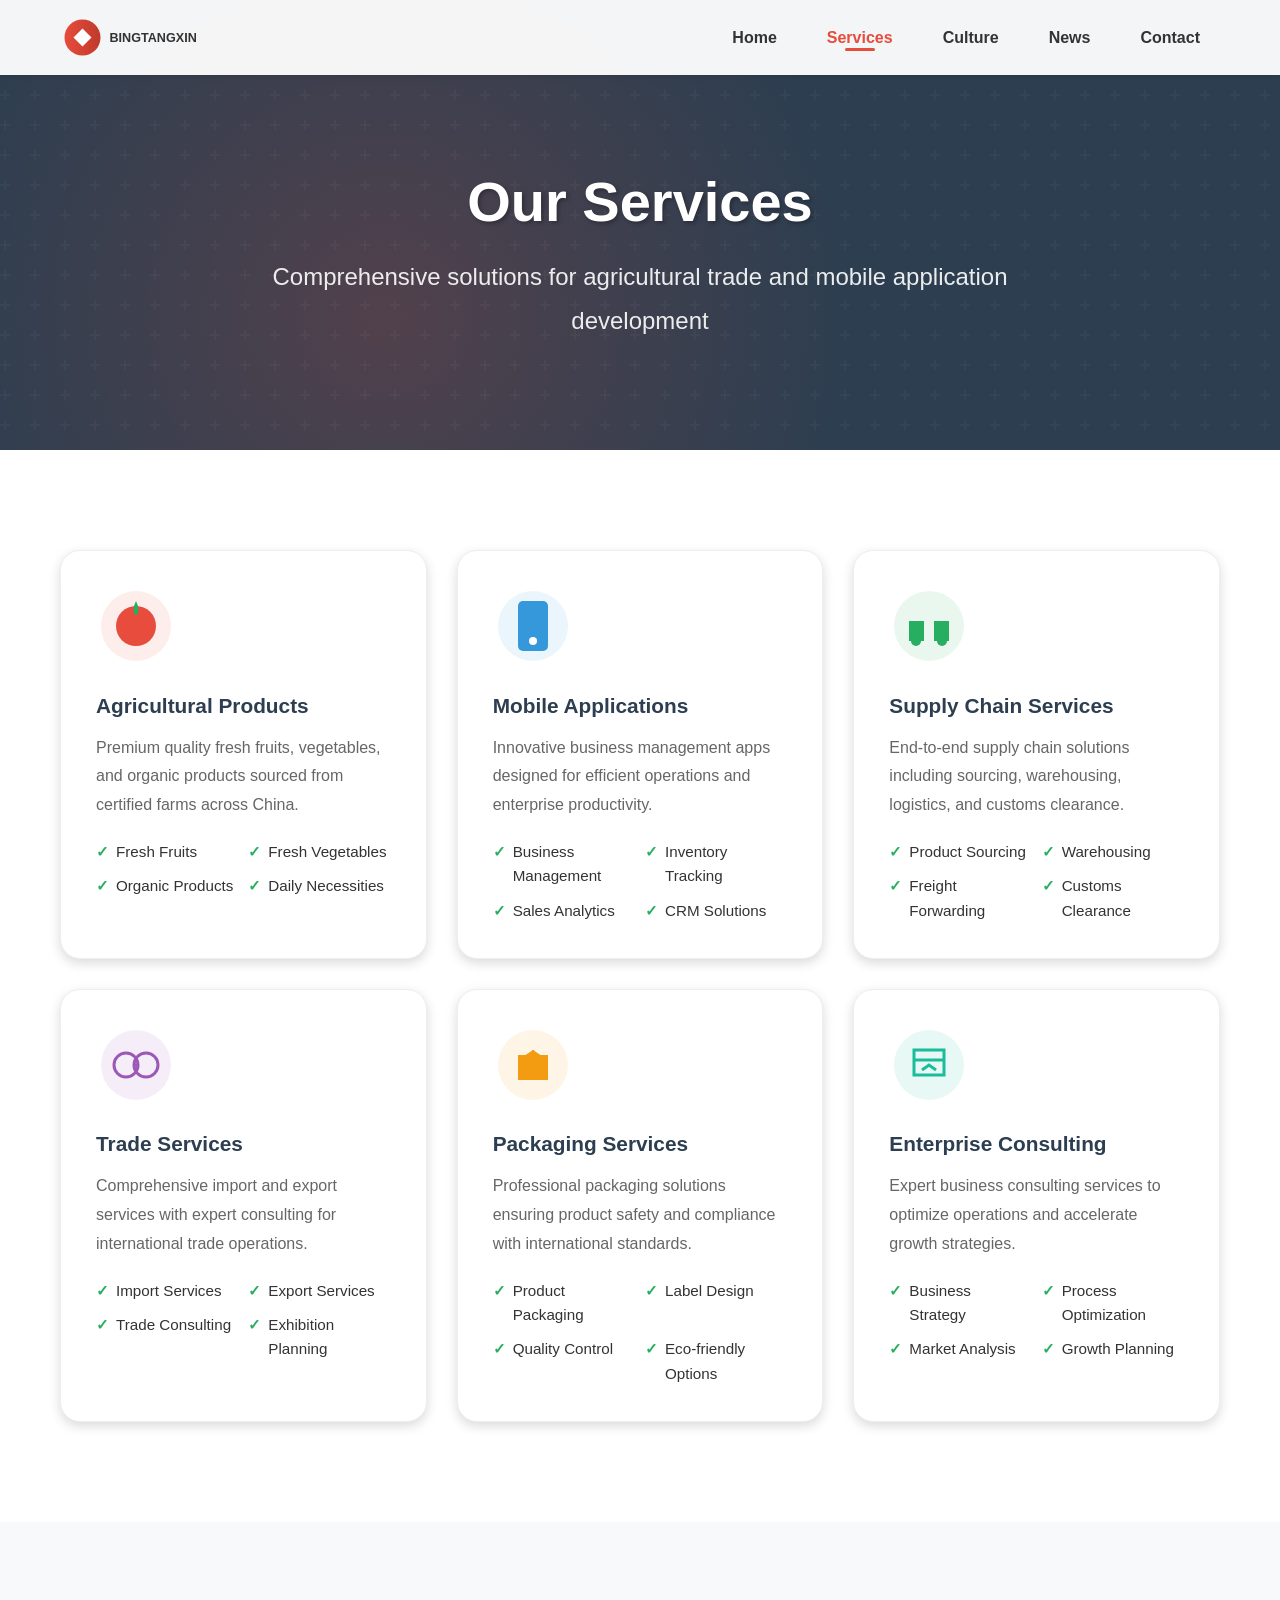
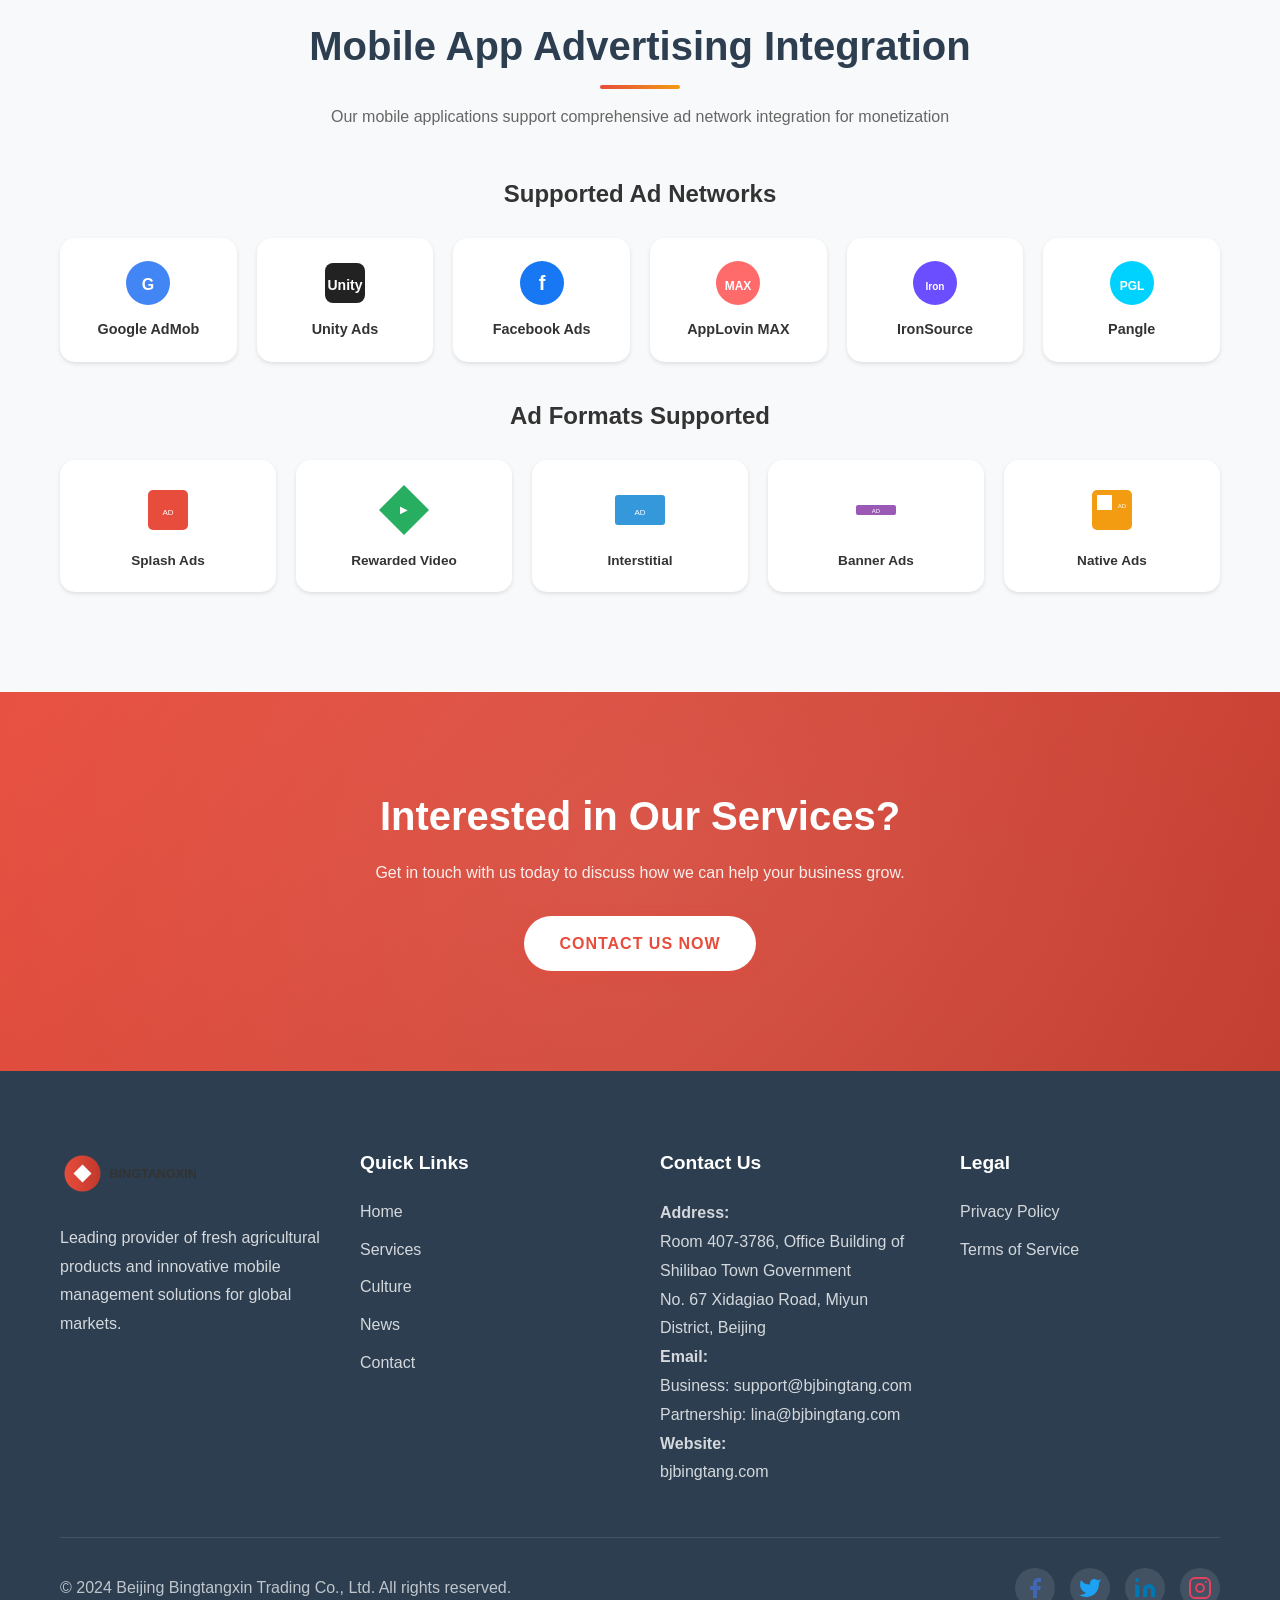
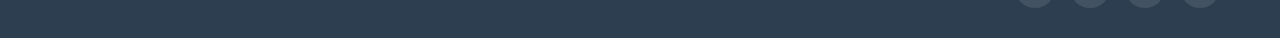
<file: services.html>
<!DOCTYPE html>
<html lang="en">
<head>
    <meta charset="UTF-8">
    <meta name="viewport" content="width=device-width, initial-scale=1.0">
    <meta name="description" content="Our Services - Beijing Bingtangxin Trading Co., Ltd. Discover our comprehensive agricultural products and mobile application solutions.">
    <meta name="robots" content="index, follow">
    <meta property="og:title" content="Our Services - Beijing Bingtangxin Trading Co., Ltd.">
    <meta property="og:description" content="Comprehensive agricultural products and mobile application solutions for global markets.">
    <meta property="og:type" content="website">
    <link rel="canonical" href="https://bjbingtang.com/services">
    <title>Our Services - Beijing Bingtangxin Trading Co., Ltd.</title>
    <link rel="stylesheet" href="css/style.css">
</head>
<body>
    <!-- Navigation -->
    <nav class="navbar" id="navbar">
        <div class="nav-container">
            <a href="index.html" class="logo">
                <svg viewBox="0 0 200 50" width="180" height="45">
                    <defs>
                        <linearGradient id="logoGrad" x1="0%" y1="0%" x2="100%" y2="0%">
                            <stop offset="0%" style="stop-color:#e74c3c"/>
                            <stop offset="100%" style="stop-color:#c0392b"/>
                        </linearGradient>
                    </defs>
                    <circle cx="25" cy="25" r="20" fill="url(#logoGrad)"/>
                    <path d="M15 25 L25 15 L35 25 L25 35 Z" fill="white"/>
                    <text x="55" y="30" font-family="Arial, sans-serif" font-size="14" font-weight="bold" fill="#333">BINGTANGXIN</text>
                </svg>
            </a>
            <ul class="nav-menu" id="navMenu">
                <li><a href="index.html">Home</a></li>
                <li><a href="services.html" class="active">Services</a></li>
                <li><a href="culture.html">Culture</a></li>
                <li><a href="news.html">News</a></li>
                <li><a href="contact.html">Contact</a></li>
            </ul>
            <button class="menu-toggle" id="menuToggle">
                <svg viewBox="0 0 24 24" width="24" height="24">
                    <path d="M3 12h18M3 6h18M3 18h18" stroke="currentColor" stroke-width="2" stroke-linecap="round"/>
                </svg>
            </button>
        </div>
    </nav>

    <!-- Hero Section -->
    <section class="hero-small hero-services" id="hero-small">
        <div class="hero-overlay"></div>
        <div class="hero-content">
            <h1 class="hero-title animate-fade-in">Our Services</h1>
            <p class="hero-subtitle animate-fade-in-delay">Comprehensive solutions for agricultural trade and mobile application development</p>
        </div>
    </section>

    <!-- Main Services -->
    <section class="services-main" id="services-main">
        <div class="container">
            <div class="services-grid">
                <!-- Agricultural Products -->
                <div class="service-card animate-on-scroll">
                    <div class="service-icon">
                        <svg viewBox="0 0 80 80" width="80" height="80">
                            <circle cx="40" cy="40" r="35" fill="#e74c3c" opacity="0.1"/>
                            <circle cx="40" cy="40" r="20" fill="#e74c3c"/>
                            <path d="M40 15 Q45 25 40 30 Q35 25 40 15" fill="#27ae60"/>
                        </svg>
                    </div>
                    <h3>Agricultural Products</h3>
                    <p>Premium quality fresh fruits, vegetables, and organic products sourced from certified farms across China.</p>
                    <ul class="service-features">
                        <li>Fresh Fruits</li>
                        <li>Fresh Vegetables</li>
                        <li>Organic Products</li>
                        <li>Daily Necessities</li>
                    </ul>
                </div>

                <!-- Mobile Applications -->
                <div class="service-card animate-on-scroll">
                    <div class="service-icon">
                        <svg viewBox="0 0 80 80" width="80" height="80">
                            <circle cx="40" cy="40" r="35" fill="#3498db" opacity="0.1"/>
                            <rect x="25" y="15" width="30" height="50" rx="5" fill="#3498db"/>
                            <circle cx="40" cy="55" r="4" fill="white"/>
                        </svg>
                    </div>
                    <h3>Mobile Applications</h3>
                    <p>Innovative business management apps designed for efficient operations and enterprise productivity.</p>
                    <ul class="service-features">
                        <li>Business Management</li>
                        <li>Inventory Tracking</li>
                        <li>Sales Analytics</li>
                        <li>CRM Solutions</li>
                    </ul>
                </div>

                <!-- Supply Chain Services -->
                <div class="service-card animate-on-scroll">
                    <div class="service-icon">
                        <svg viewBox="0 0 80 80" width="80" height="80">
                            <circle cx="40" cy="40" r="35" fill="#27ae60" opacity="0.1"/>
                            <rect x="20" y="35" width="15" height="20" fill="#27ae60"/>
                            <rect x="45" y="35" width="15" height="20" fill="#27ae60"/>
                            <circle cx="27" cy="55" r="5" fill="#27ae60"/>
                            <circle cx="53" cy="55" r="5" fill="#27ae60"/>
                        </svg>
                    </div>
                    <h3>Supply Chain Services</h3>
                    <p>End-to-end supply chain solutions including sourcing, warehousing, logistics, and customs clearance.</p>
                    <ul class="service-features">
                        <li>Product Sourcing</li>
                        <li>Warehousing</li>
                        <li>Freight Forwarding</li>
                        <li>Customs Clearance</li>
                    </ul>
                </div>

                <!-- Trade Services -->
                <div class="service-card animate-on-scroll">
                    <div class="service-icon">
                        <svg viewBox="0 0 80 80" width="80" height="80">
                            <circle cx="40" cy="40" r="35" fill="#9b59b6" opacity="0.1"/>
                            <circle cx="30" cy="40" r="12" fill="none" stroke="#9b59b6" stroke-width="3"/>
                            <circle cx="50" cy="40" r="12" fill="none" stroke="#9b59b6" stroke-width="3"/>
                            <path d="M38 40 L42 40" stroke="#9b59b6" stroke-width="3"/>
                        </svg>
                    </div>
                    <h3>Trade Services</h3>
                    <p>Comprehensive import and export services with expert consulting for international trade operations.</p>
                    <ul class="service-features">
                        <li>Import Services</li>
                        <li>Export Services</li>
                        <li>Trade Consulting</li>
                        <li>Exhibition Planning</li>
                    </ul>
                </div>

                <!-- Packaging Services -->
                <div class="service-card animate-on-scroll">
                    <div class="service-icon">
                        <svg viewBox="0 0 80 80" width="80" height="80">
                            <circle cx="40" cy="40" r="35" fill="#f39c12" opacity="0.1"/>
                            <rect x="25" y="30" width="30" height="25" fill="#f39c12"/>
                            <path d="M25 35 L40 25 L55 35" fill="#f39c12"/>
                            <path d="M40 25 L40 55" stroke="#f39c12" stroke-width="2"/>
                        </svg>
                    </div>
                    <h3>Packaging Services</h3>
                    <p>Professional packaging solutions ensuring product safety and compliance with international standards.</p>
                    <ul class="service-features">
                        <li>Product Packaging</li>
                        <li>Label Design</li>
                        <li>Quality Control</li>
                        <li>Eco-friendly Options</li>
                    </ul>
                </div>

                <!-- Enterprise Consulting -->
                <div class="service-card animate-on-scroll">
                    <div class="service-icon">
                        <svg viewBox="0 0 80 80" width="80" height="80">
                            <circle cx="40" cy="40" r="35" fill="#1abc9c" opacity="0.1"/>
                            <rect x="25" y="25" width="30" height="25" fill="none" stroke="#1abc9c" stroke-width="3"/>
                            <path d="M25 35 L55 35" stroke="#1abc9c" stroke-width="3"/>
                            <path d="M33 45 L40 40 L47 45" stroke="#1abc9c" stroke-width="3" fill="none"/>
                        </svg>
                    </div>
                    <h3>Enterprise Consulting</h3>
                    <p>Expert business consulting services to optimize operations and accelerate growth strategies.</p>
                    <ul class="service-features">
                        <li>Business Strategy</li>
                        <li>Process Optimization</li>
                        <li>Market Analysis</li>
                        <li>Growth Planning</li>
                    </ul>
                </div>
            </div>
        </div>
    </section>

    <!-- App Integration Section -->
    <section class="app-integration" id="app-integration">
        <div class="container">
            <h2 class="section-title animate-on-scroll">Mobile App Advertising Integration</h2>
            <p class="section-subtitle animate-on-scroll">Our mobile applications support comprehensive ad network integration for monetization</p>

            <h3 class="animate-on-scroll" style="text-align:center; margin: 40px 0 20px;">Supported Ad Networks</h3>
            <div class="ad-platforms">
                <div class="ad-platform-item animate-on-scroll">
                    <svg viewBox="0 0 50 50" width="50" height="50">
                        <circle cx="25" cy="25" r="22" fill="#4285F4"/>
                        <text x="25" y="32" font-family="Arial" font-size="16" fill="white" text-anchor="middle" font-weight="bold">G</text>
                    </svg>
                    <span>Google AdMob</span>
                </div>
                <div class="ad-platform-item animate-on-scroll">
                    <svg viewBox="0 0 50 50" width="50" height="50">
                        <rect x="5" y="5" width="40" height="40" rx="8" fill="#222"/>
                        <text x="25" y="32" font-family="Arial" font-size="14" fill="white" text-anchor="middle" font-weight="bold">Unity</text>
                    </svg>
                    <span>Unity Ads</span>
                </div>
                <div class="ad-platform-item animate-on-scroll">
                    <svg viewBox="0 0 50 50" width="50" height="50">
                        <circle cx="25" cy="25" r="22" fill="#1877F2"/>
                        <text x="25" y="32" font-family="Arial" font-size="20" fill="white" text-anchor="middle" font-weight="bold">f</text>
                    </svg>
                    <span>Facebook Ads</span>
                </div>
                <div class="ad-platform-item animate-on-scroll">
                    <svg viewBox="0 0 50 50" width="50" height="50">
                        <circle cx="25" cy="25" r="22" fill="#FF6B6B"/>
                        <text x="25" y="32" font-family="Arial" font-size="12" fill="white" text-anchor="middle" font-weight="bold">MAX</text>
                    </svg>
                    <span>AppLovin MAX</span>
                </div>
                <div class="ad-platform-item animate-on-scroll">
                    <svg viewBox="0 0 50 50" width="50" height="50">
                        <circle cx="25" cy="25" r="22" fill="#6B4EFF"/>
                        <text x="25" y="32" font-family="Arial" font-size="10" fill="white" text-anchor="middle" font-weight="bold">Iron</text>
                    </svg>
                    <span>IronSource</span>
                </div>
                <div class="ad-platform-item animate-on-scroll">
                    <svg viewBox="0 0 50 50" width="50" height="50">
                        <circle cx="25" cy="25" r="22" fill="#00D2FF"/>
                        <text x="25" y="32" font-family="Arial" font-size="12" fill="white" text-anchor="middle" font-weight="bold">PGL</text>
                    </svg>
                    <span>Pangle</span>
                </div>
            </div>

            <h3 class="animate-on-scroll" style="text-align:center; margin: 40px 0 20px;">Ad Formats Supported</h3>
            <div class="ad-formats">
                <div class="ad-format-item animate-on-scroll">
                    <svg viewBox="0 0 60 60" width="60" height="60">
                        <rect x="10" y="10" width="40" height="40" rx="5" fill="#e74c3c"/>
                        <text x="30" y="35" font-family="Arial" font-size="8" fill="white" text-anchor="middle">AD</text>
                    </svg>
                    <span>Splash Ads</span>
                </div>
                <div class="ad-format-item animate-on-scroll">
                    <svg viewBox="0 0 60 60" width="60" height="60">
                        <polygon points="30,5 55,30 30,55 5,30" fill="#27ae60"/>
                        <text x="30" y="33" font-family="Arial" font-size="10" fill="white" text-anchor="middle">▶</text>
                    </svg>
                    <span>Rewarded Video</span>
                </div>
                <div class="ad-format-item animate-on-scroll">
                    <svg viewBox="0 0 60 60" width="60" height="60">
                        <rect x="5" y="15" width="50" height="30" rx="3" fill="#3498db"/>
                        <text x="30" y="35" font-family="Arial" font-size="8" fill="white" text-anchor="middle">AD</text>
                    </svg>
                    <span>Interstitial</span>
                </div>
                <div class="ad-format-item animate-on-scroll">
                    <svg viewBox="0 0 60 60" width="60" height="60">
                        <rect x="10" y="25" width="40" height="10" rx="2" fill="#9b59b6"/>
                        <text x="30" y="33" font-family="Arial" font-size="6" fill="white" text-anchor="middle">AD</text>
                    </svg>
                    <span>Banner Ads</span>
                </div>
                <div class="ad-format-item animate-on-scroll">
                    <svg viewBox="0 0 60 60" width="60" height="60">
                        <rect x="10" y="10" width="40" height="40" rx="5" fill="#f39c12"/>
                        <rect x="15" y="15" width="15" height="15" fill="#fff"/>
                        <text x="40" y="28" font-family="Arial" font-size="6" fill="white" text-anchor="middle">AD</text>
                    </svg>
                    <span>Native Ads</span>
                </div>
            </div>
        </div>
    </section>

    <!-- CTA Section -->
    <section class="cta" id="cta">
        <div class="container">
            <h2 class="animate-on-scroll">Interested in Our Services?</h2>
            <p class="animate-on-scroll">Get in touch with us today to discuss how we can help your business grow.</p>
            <a href="contact.html" class="btn btn-primary animate-on-scroll">Contact Us Now</a>
        </div>
    </section>

    <!-- Footer -->
    <footer class="footer" id="footer">
        <div class="container">
            <div class="footer-content">
                <div class="footer-section">
                    <svg viewBox="0 0 200 50" width="180" height="45" class="footer-logo">
                        <defs>
                            <linearGradient id="logoGrad2" x1="0%" y1="0%" x2="100%" y2="0%">
                                <stop offset="0%" style="stop-color:#e74c3c"/>
                                <stop offset="100%" style="stop-color:#c0392b"/>
                            </linearGradient>
                        </defs>
                        <circle cx="25" cy="25" r="20" fill="url(#logoGrad2)"/>
                        <path d="M15 25 L25 15 L35 25 L25 35 Z" fill="white"/>
                        <text x="55" y="30" font-family="Arial, sans-serif" font-size="14" font-weight="bold" fill="#333">BINGTANGXIN</text>
                    </svg>
                    <p>Leading provider of fresh agricultural products and innovative mobile management solutions for global markets.</p>
                </div>
                <div class="footer-section">
                    <h4>Quick Links</h4>
                    <ul>
                        <li><a href="index.html">Home</a></li>
                        <li><a href="services.html">Services</a></li>
                        <li><a href="culture.html">Culture</a></li>
                        <li><a href="news.html">News</a></li>
                        <li><a href="contact.html">Contact</a></li>
                    </ul>
                </div>
                <div class="footer-section">
                    <h4>Contact Us</h4>
                    <p><strong>Address:</strong><br>Room 407-3786, Office Building of Shilibao Town Government<br>No. 67 Xidagiao Road, Miyun District, Beijing</p>
                    <p><strong>Email:</strong><br>Business: support@bjbingtang.com<br>Partnership: lina@bjbingtang.com</p>
                    <p><strong>Website:</strong><br>bjbingtang.com</p>
                </div>
                <div class="footer-section">
                    <h4>Legal</h4>
                    <ul>
                        <li><a href="privacy.html">Privacy Policy</a></li>
                        <li><a href="terms.html">Terms of Service</a></li>
                    </ul>
                </div>
            </div>
            <div class="footer-bottom">
                <p>&copy; 2024 Beijing Bingtangxin Trading Co., Ltd. All rights reserved.</p>
                <div class="social-links">
                    <a href="#" aria-label="Facebook">
                        <svg viewBox="0 0 24 24" width="24" height="24">
                            <path d="M18 2h-3a5 5 0 00-5 5v3H7v4h3v8h4v-8h3l1-4h-4V7a1 1 0 011-1h3z" fill="#4267B2"/>
                        </svg>
                    </a>
                    <a href="#" aria-label="Twitter">
                        <svg viewBox="0 0 24 24" width="24" height="24">
                            <path d="M23 3a10.9 10.9 0 01-3.14 1.53 4.48 4.48 0 00-7.86 3v1A10.66 10.66 0 013 4s-4 9 5 13a11.64 11.64 0 01-7 2c9 5 20 0 20-11.5a4.5 4.5 0 00-.08-.83A7.72 7.72 0 0023 3z" fill="#1DA1F2"/>
                        </svg>
                    </a>
                    <a href="#" aria-label="LinkedIn">
                        <svg viewBox="0 0 24 24" width="24" height="24">
                            <path d="M16 8a6 6 0 016 6v7h-4v-7a2 2 0 00-2-2 2 2 0 00-2 2v7h-4v-7a6 6 0 016-6zM2 9h4v12H2zM4 6a2 2 0 100-4 2 2 0 000 4z" fill="#0077B5"/>
                        </svg>
                    </a>
                    <a href="#" aria-label="Instagram">
                        <svg viewBox="0 0 24 24" width="24" height="24">
                            <rect x="2" y="2" width="20" height="20" rx="5" stroke="#E4405F" stroke-width="2" fill="none"/>
                            <circle cx="12" cy="12" r="4" stroke="#E4405F" stroke-width="2" fill="none"/>
                            <circle cx="18" cy="6" r="1" fill="#E4405F"/>
                        </svg>
                    </a>
                </div>
            </div>
        </div>
    </footer>

    <script src="js/main.js"></script>
</body>
</html>
</file>
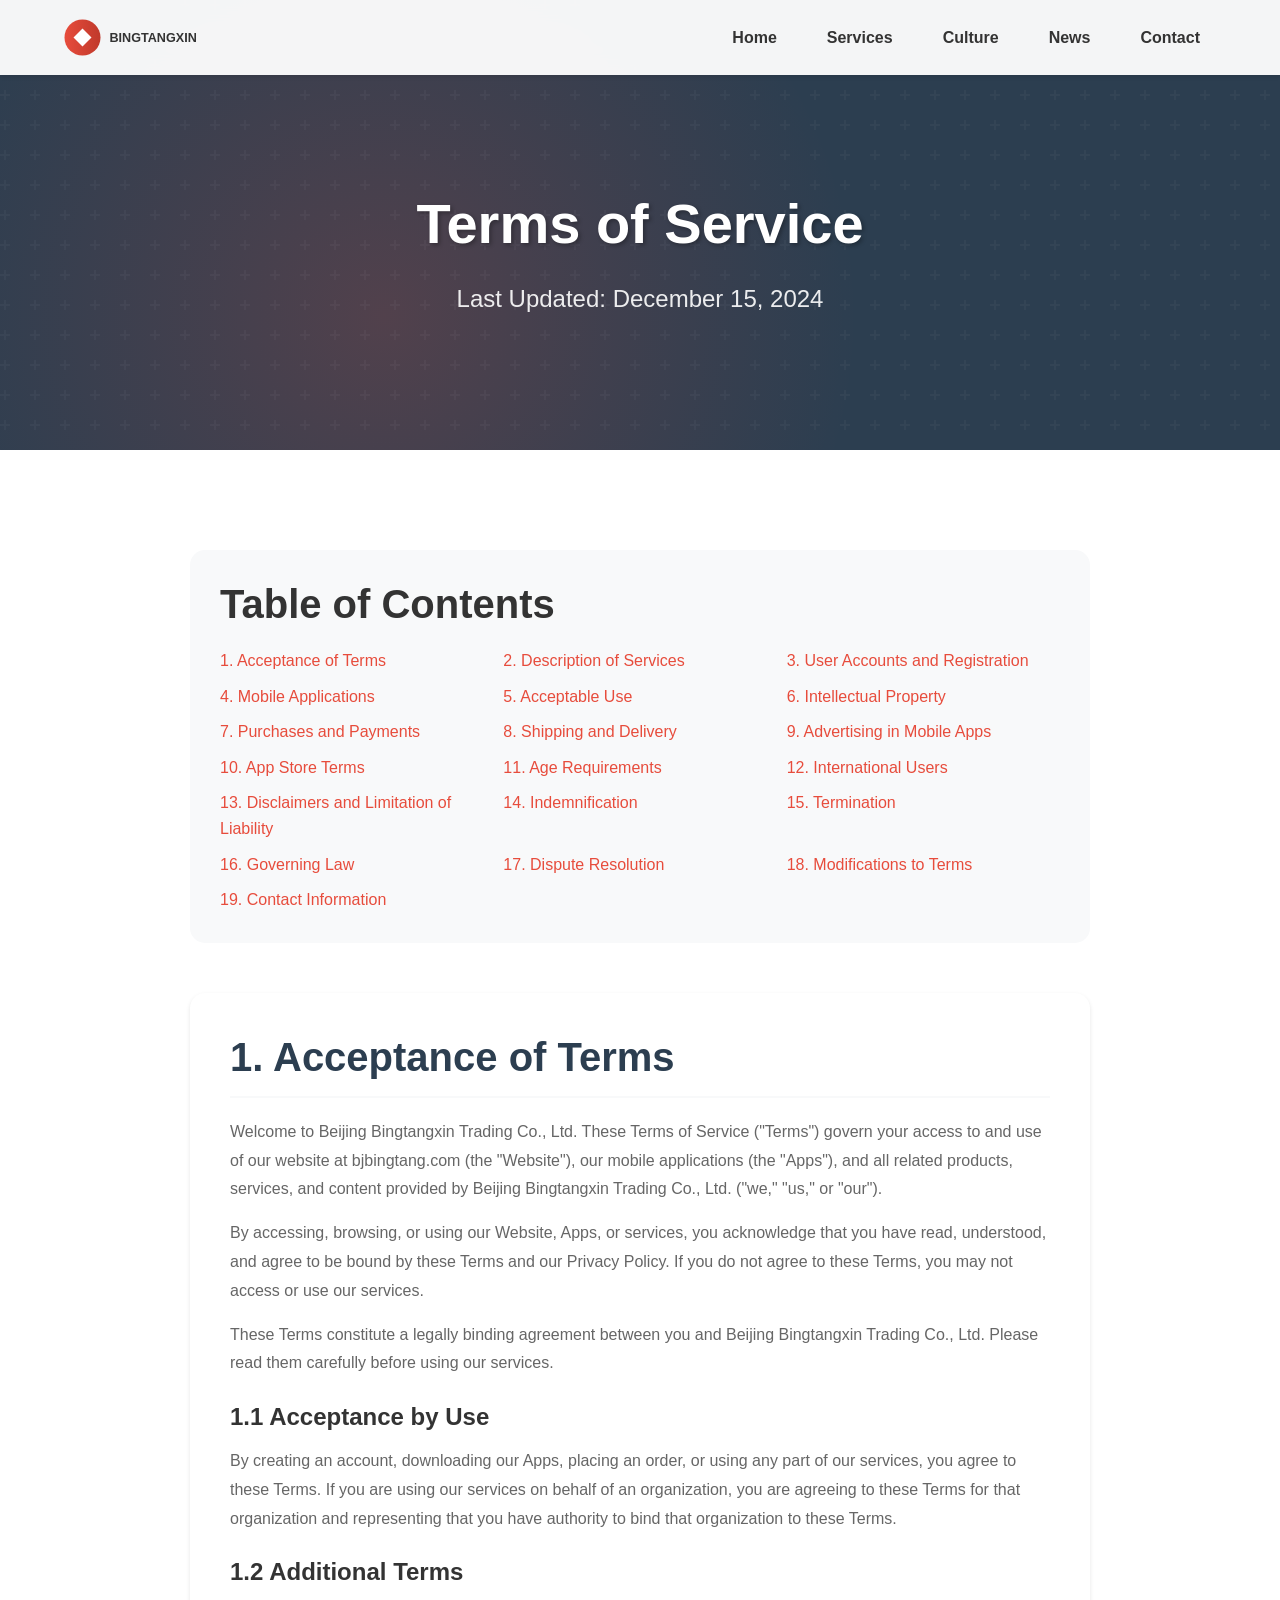
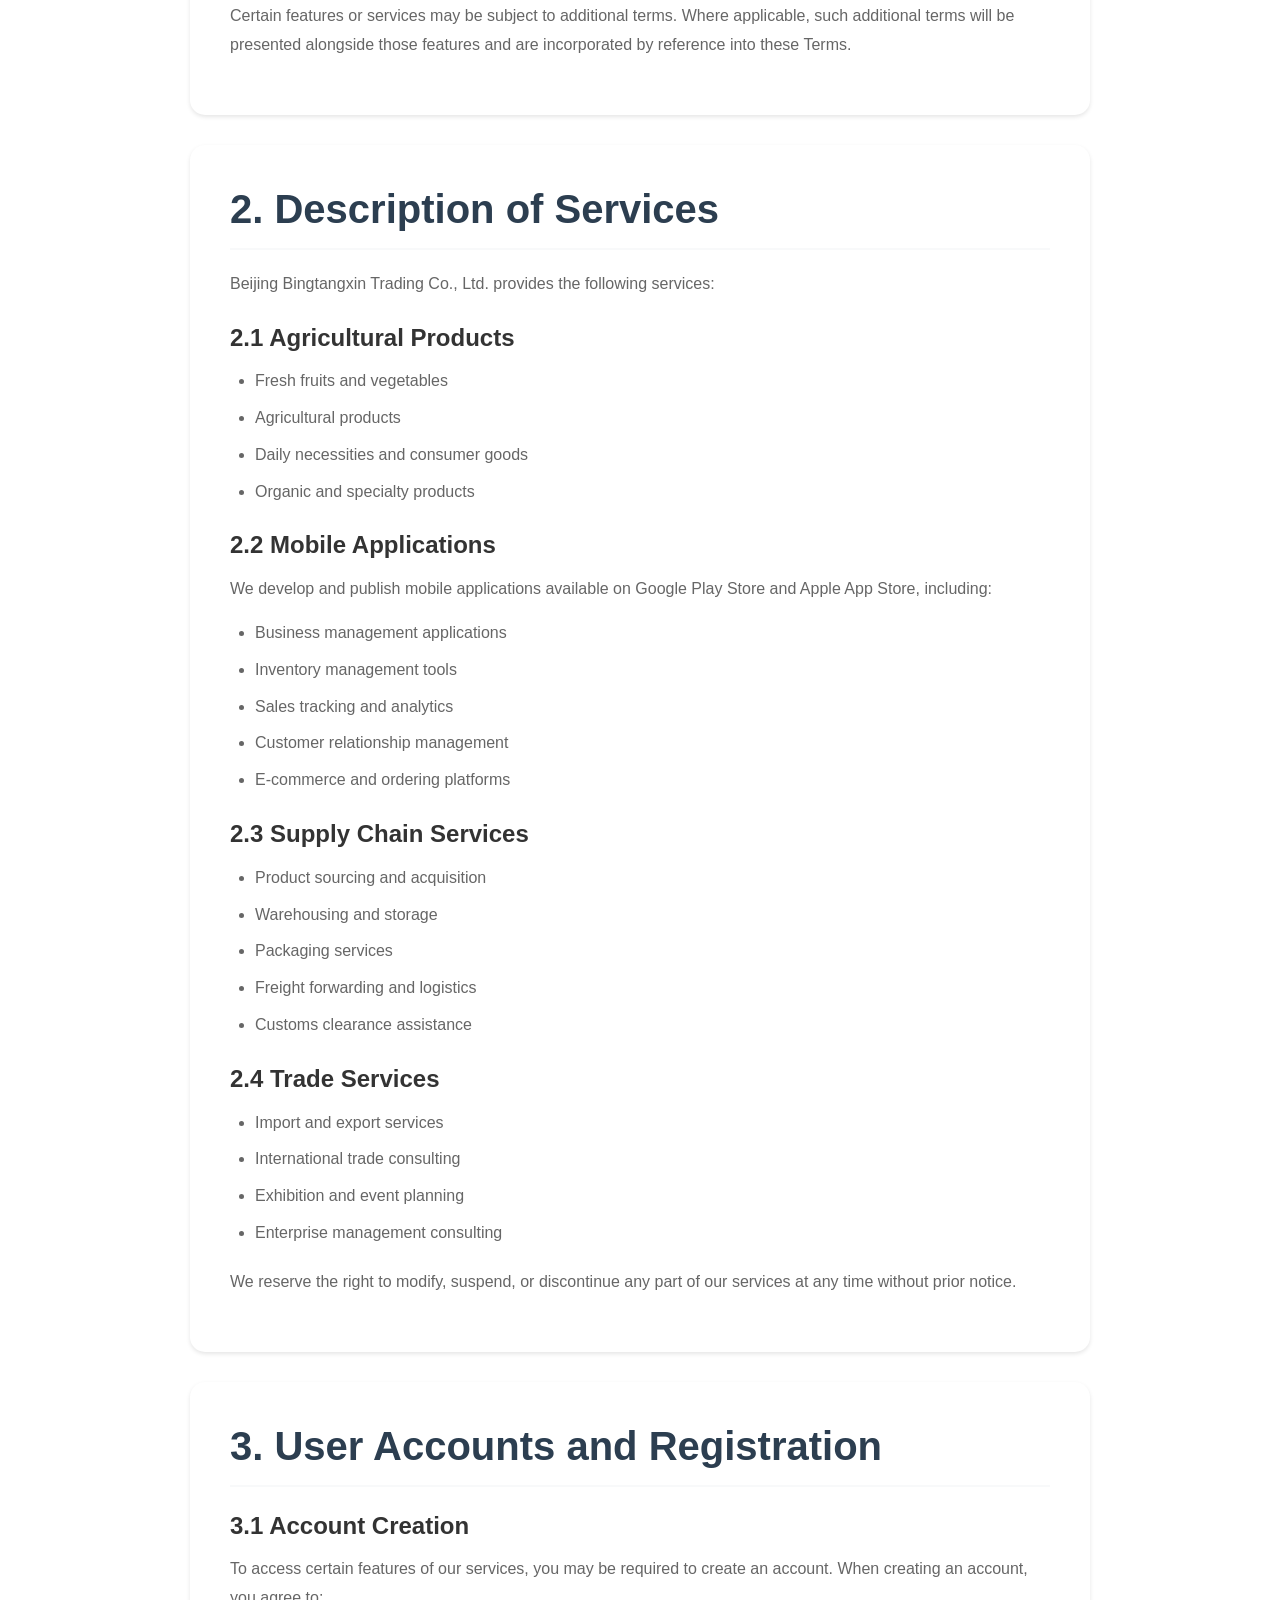
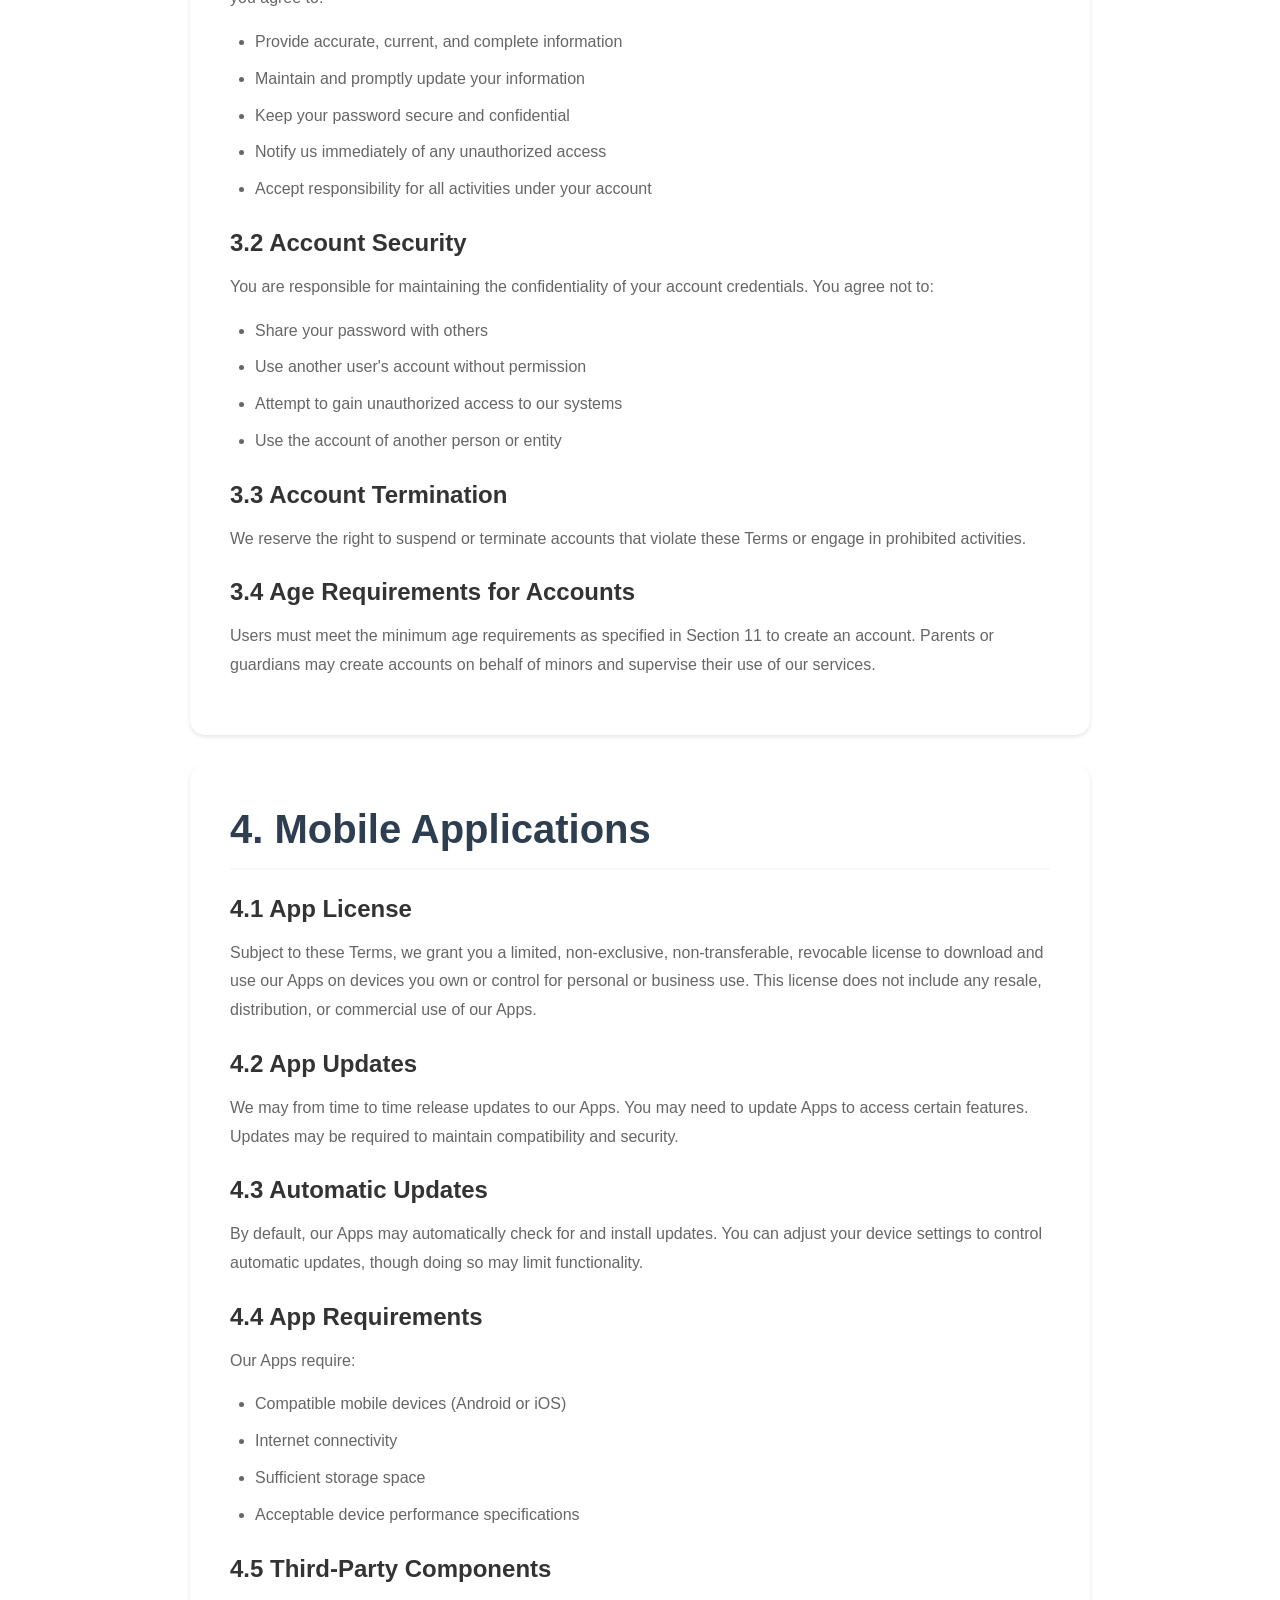
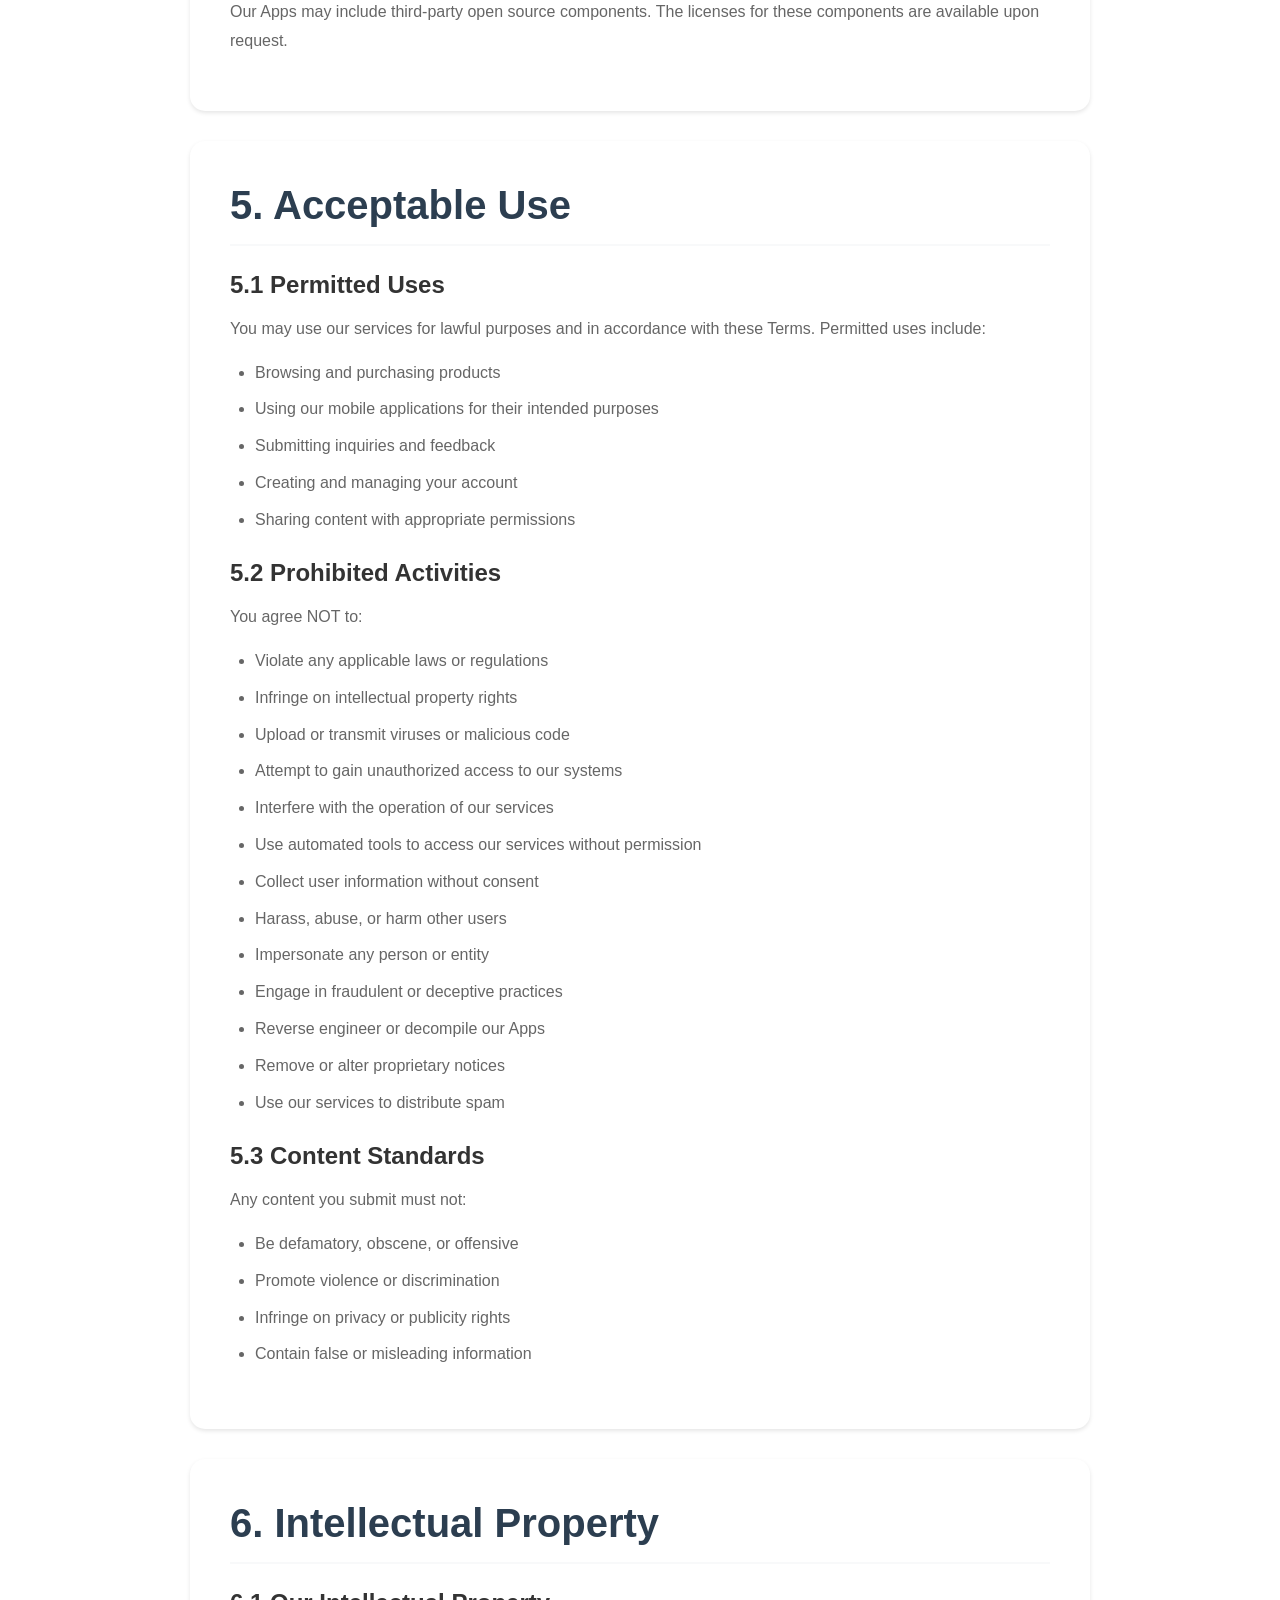
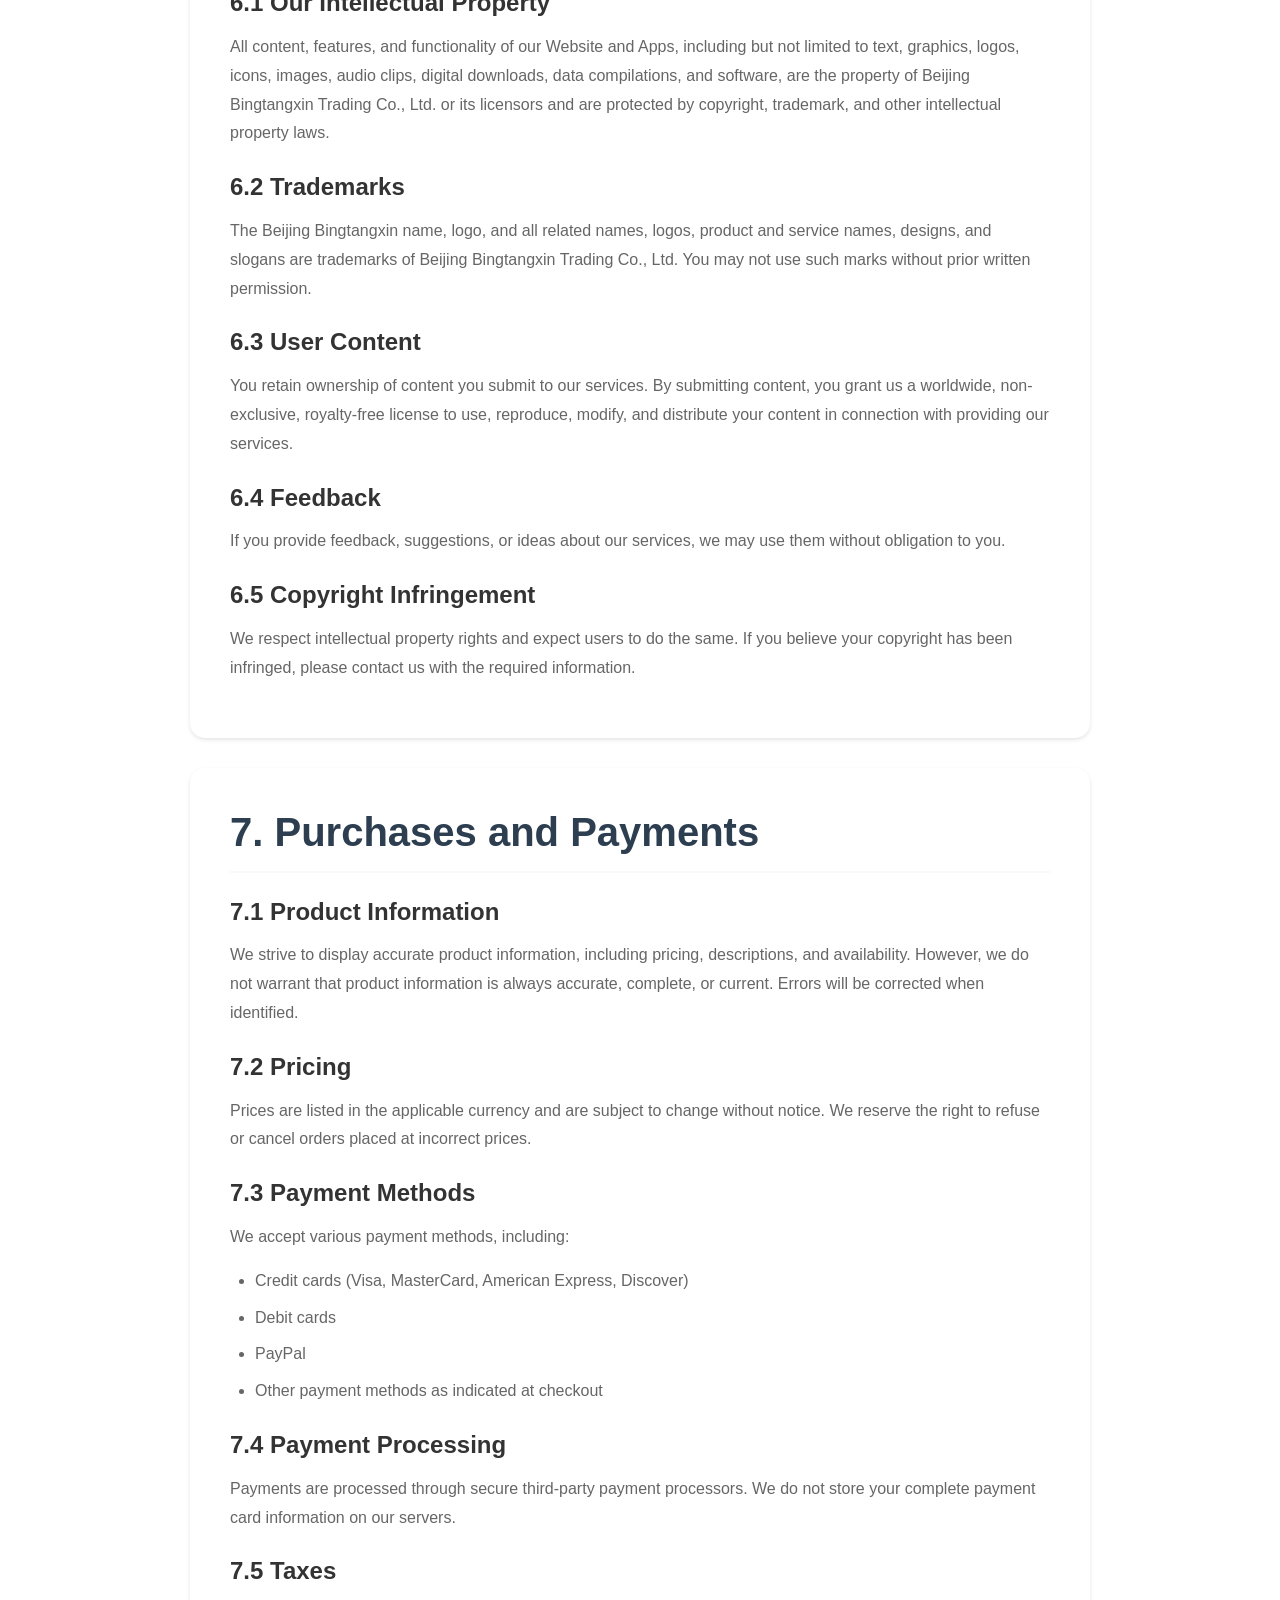
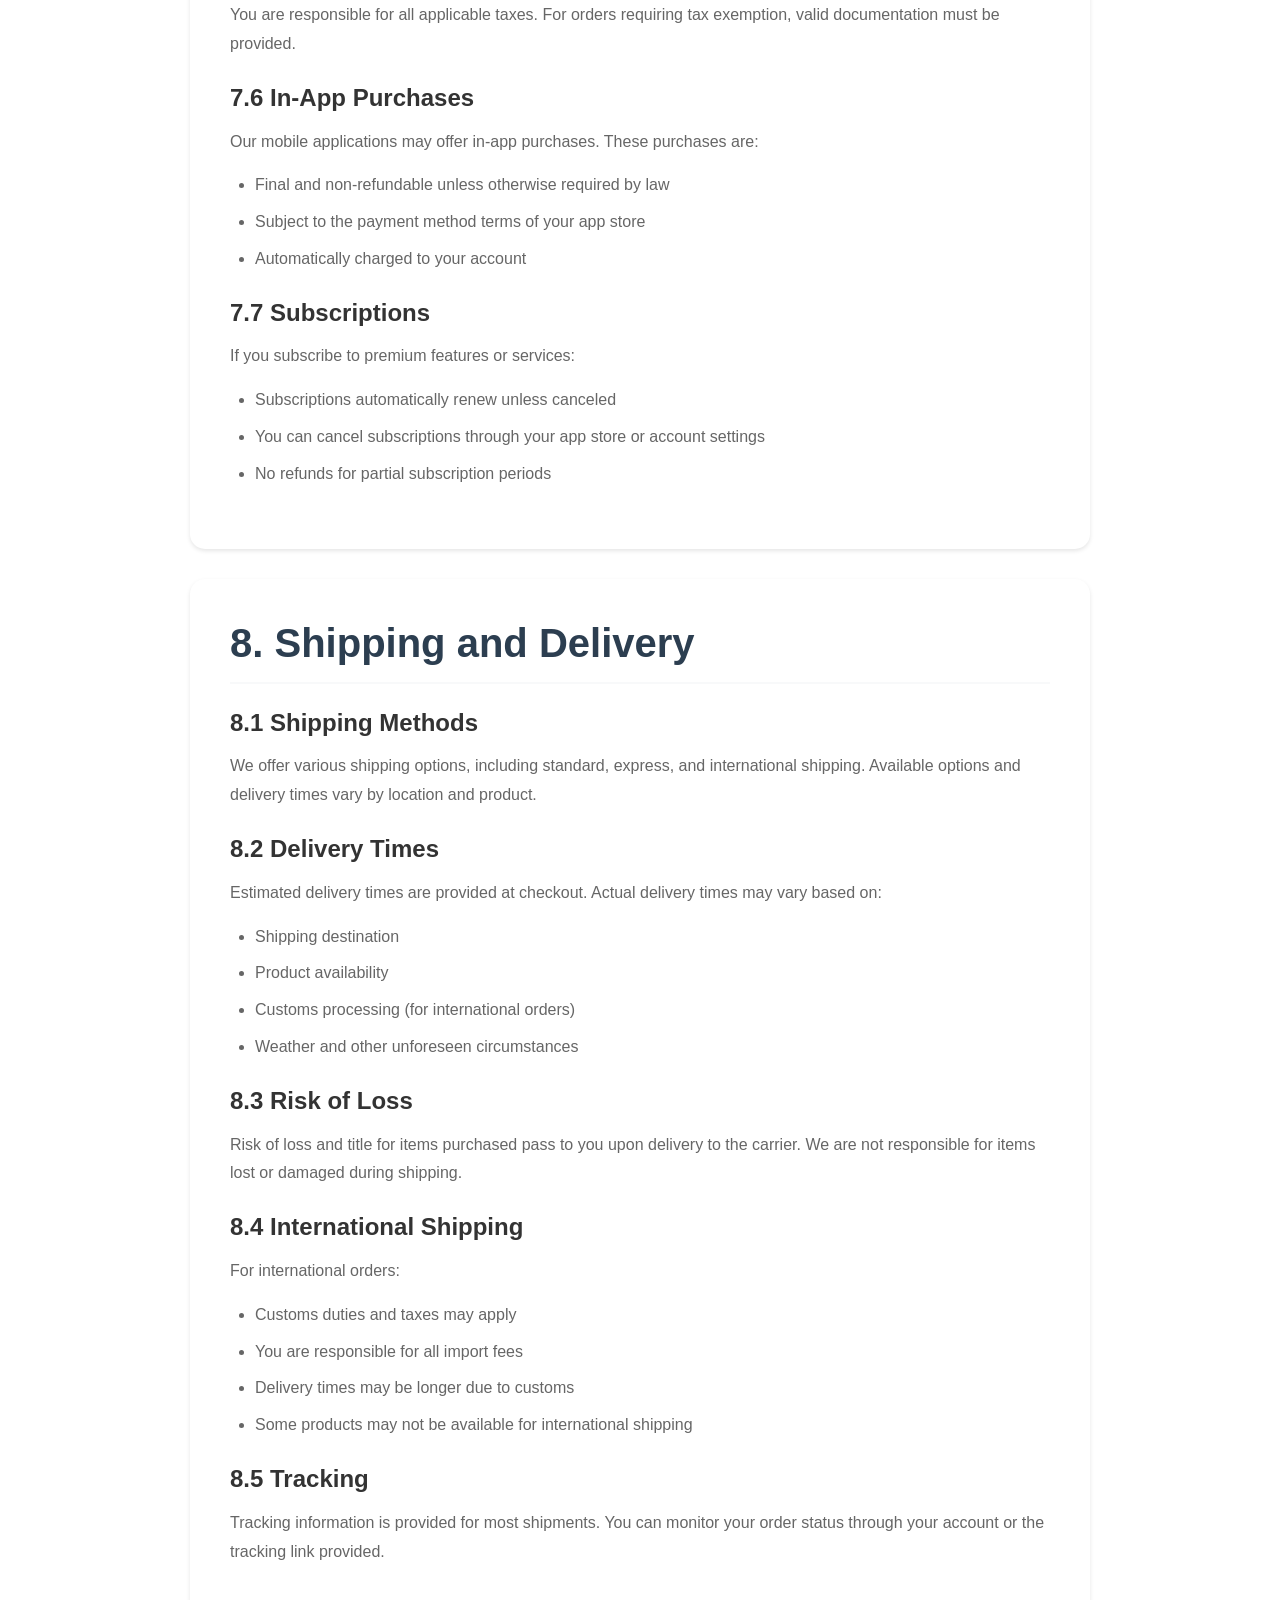
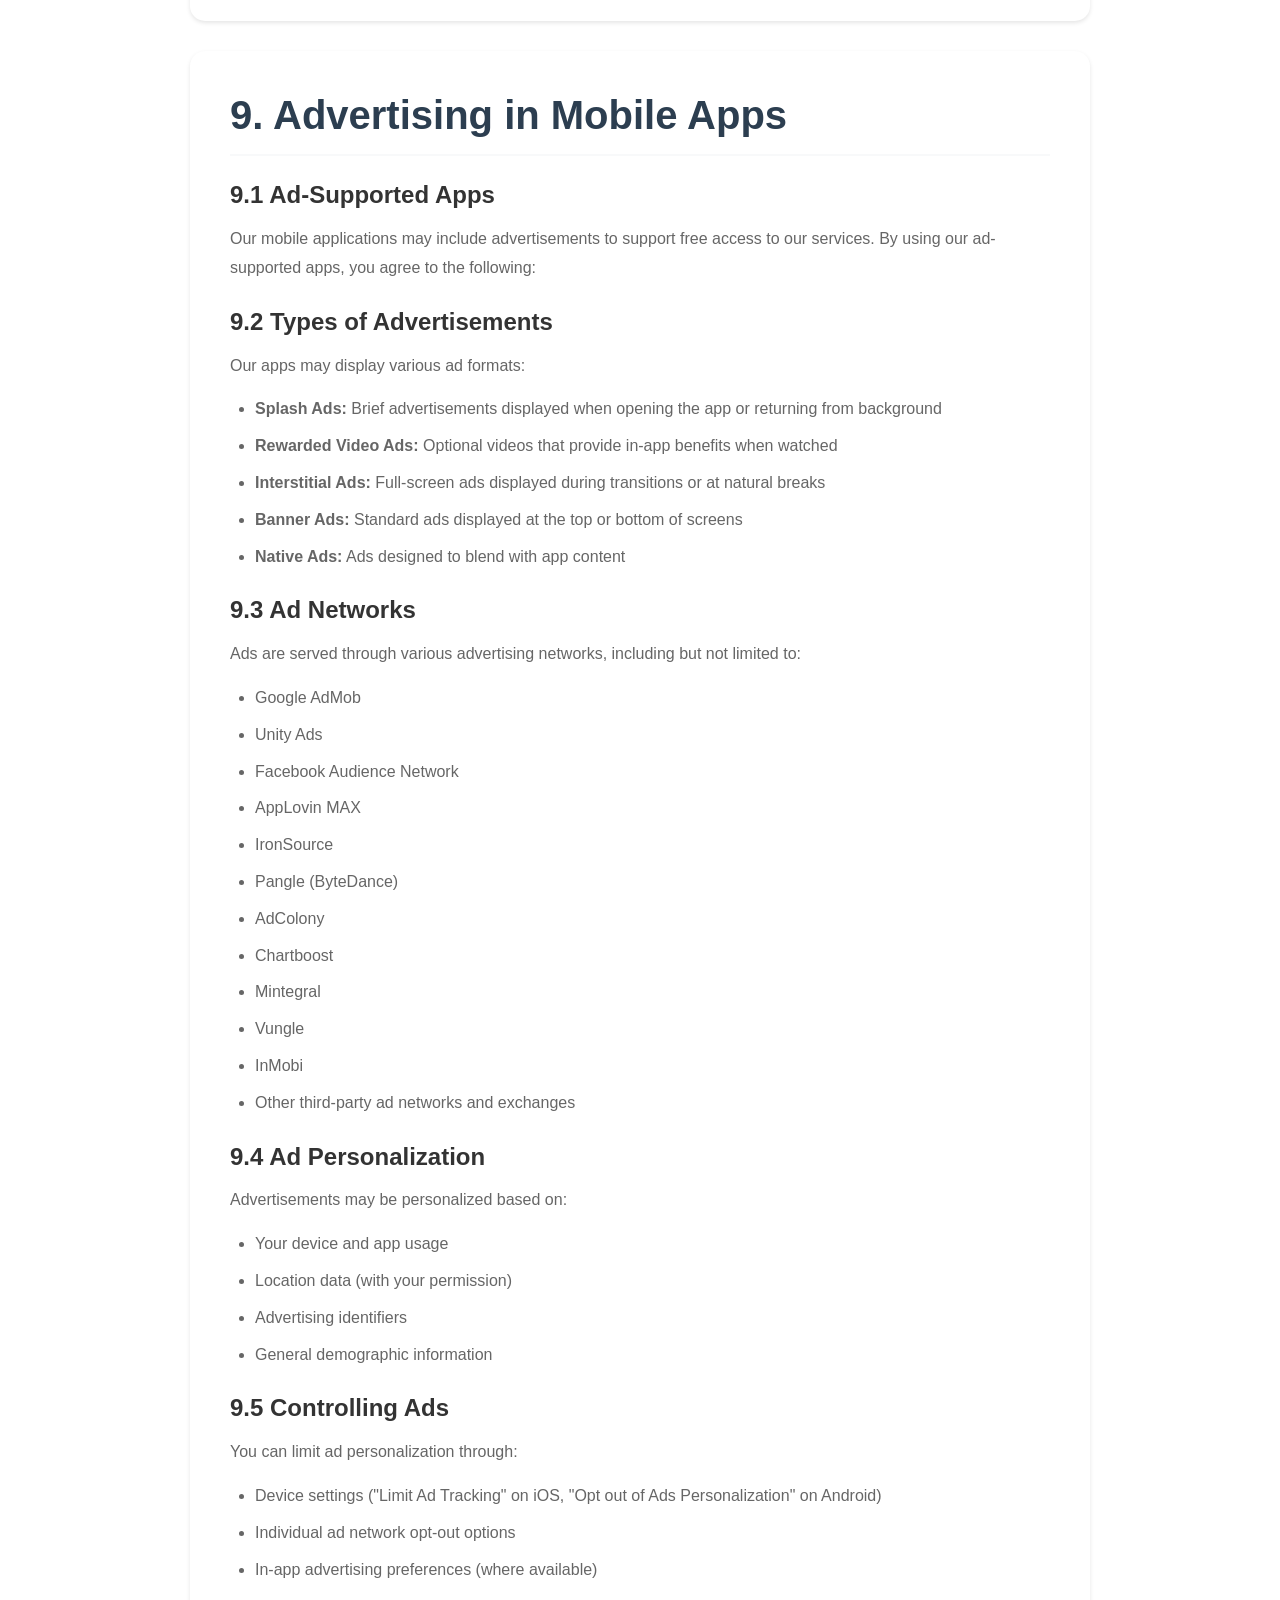
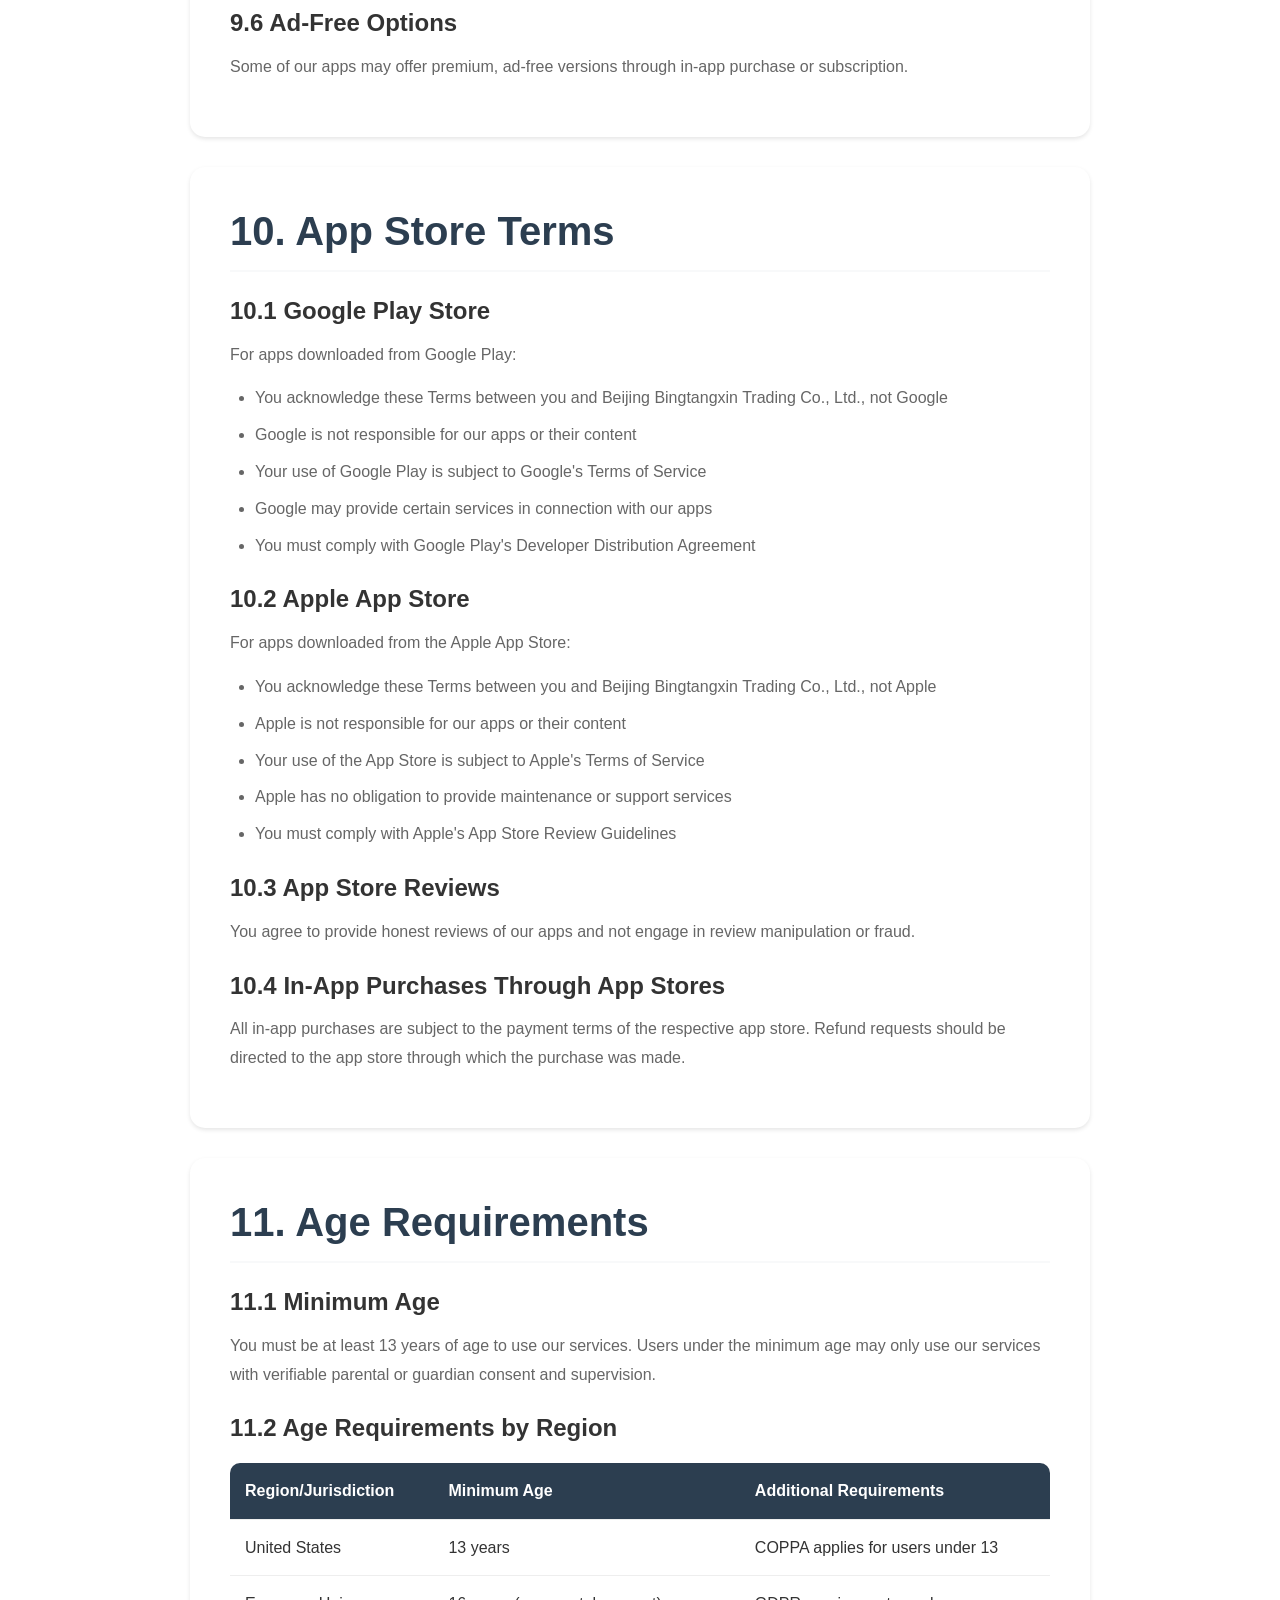
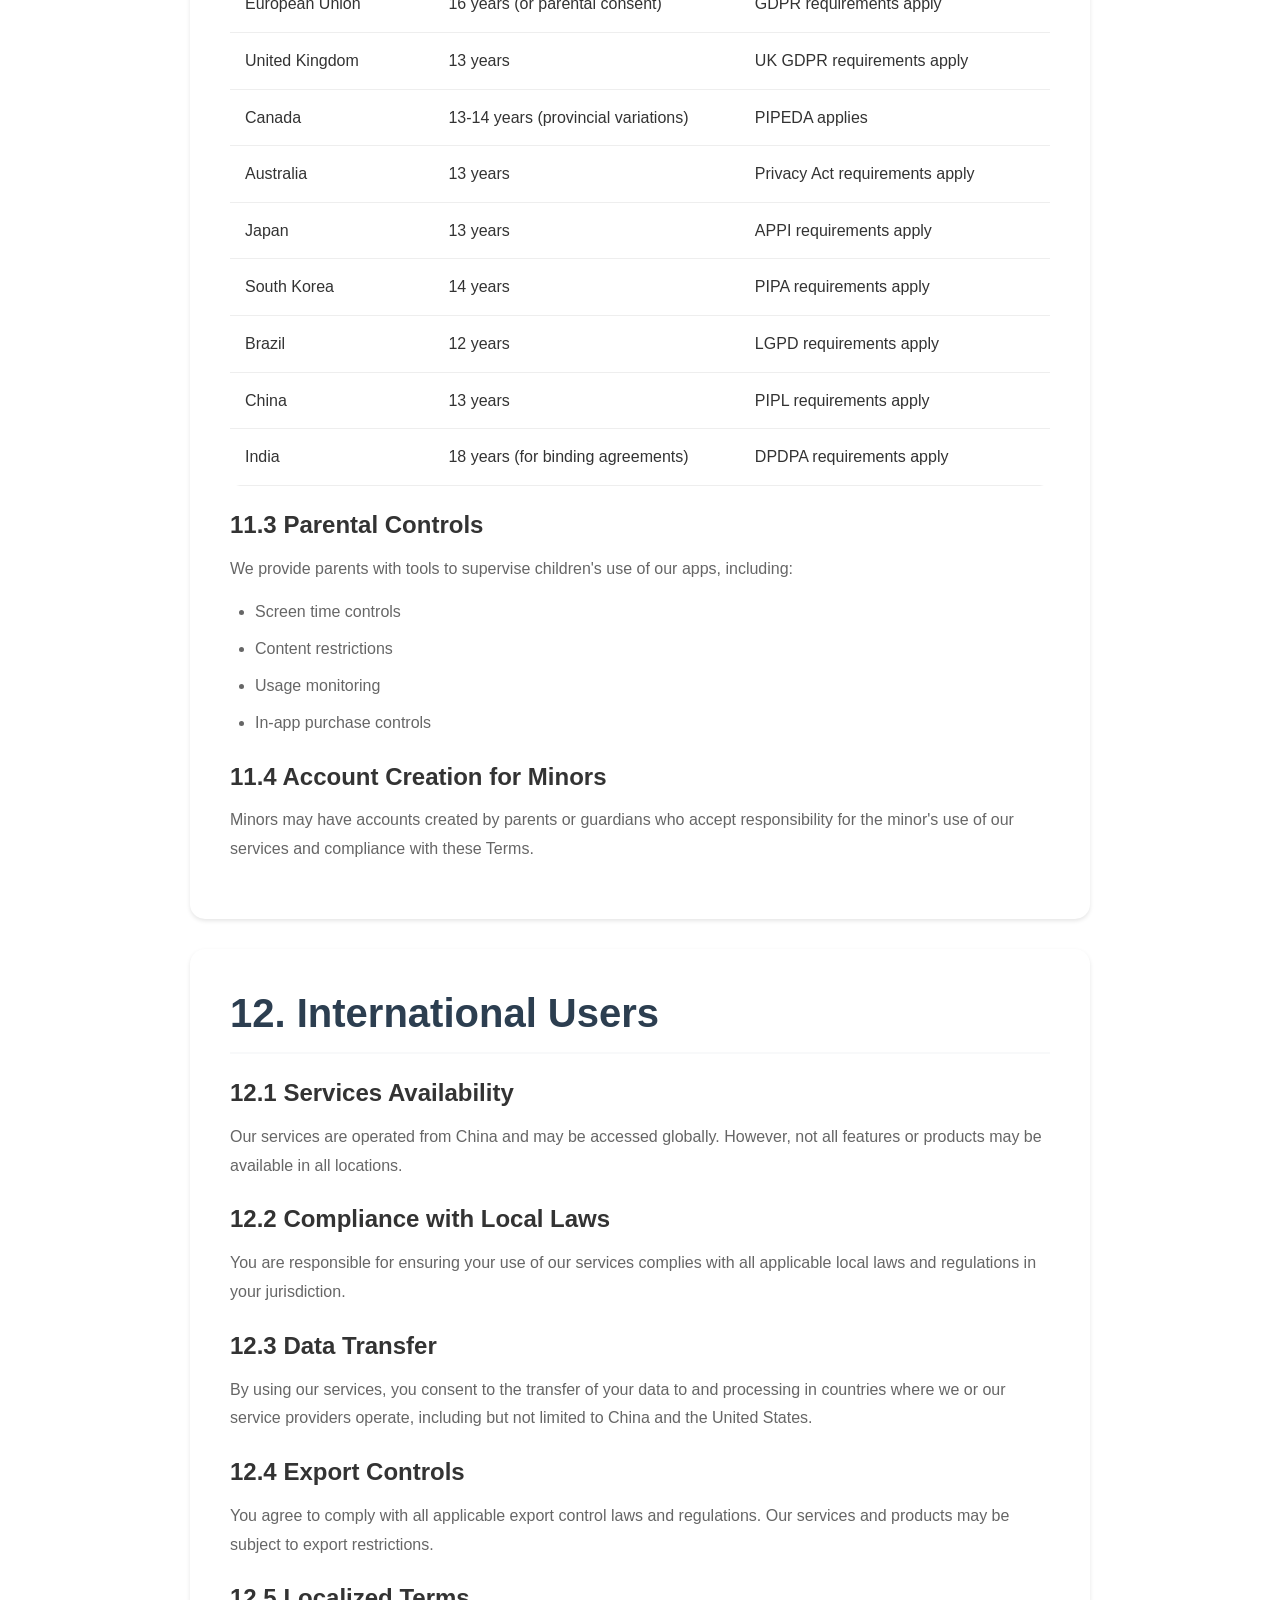
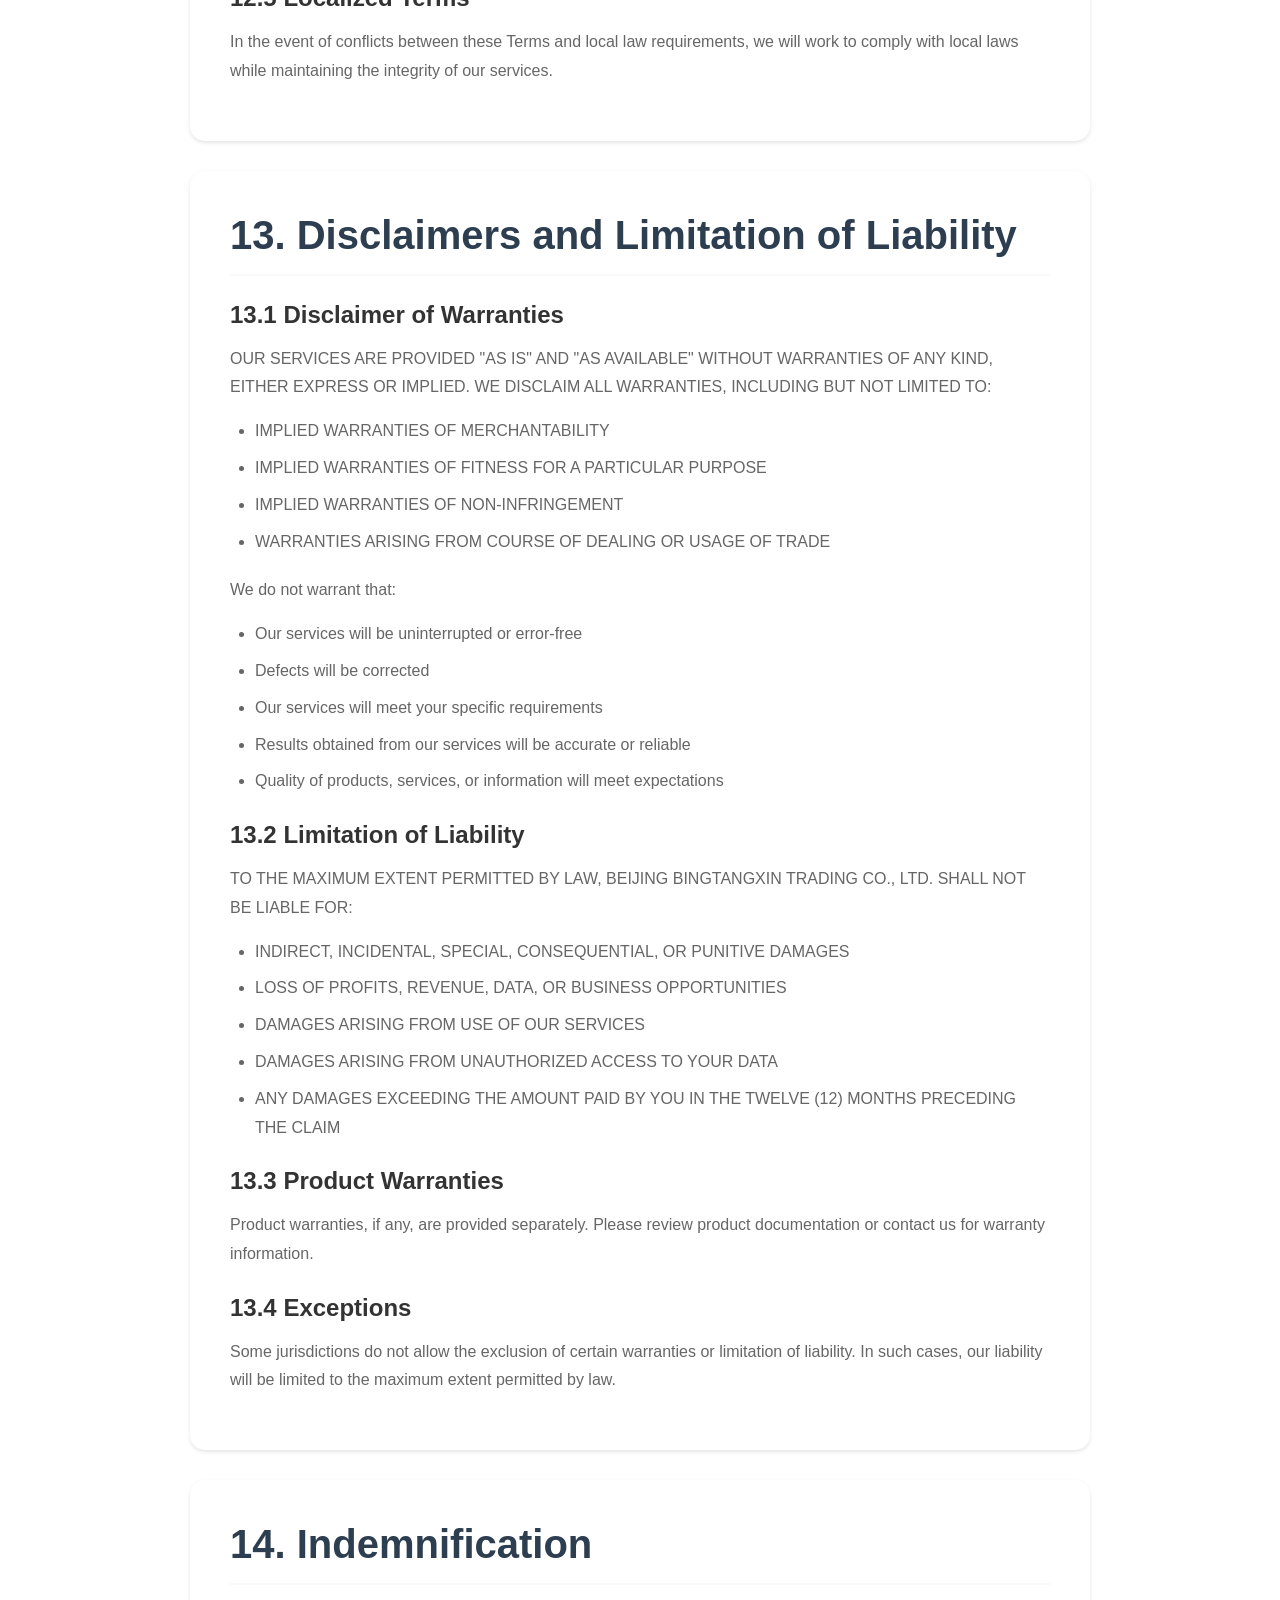
<file: terms.html>
<!DOCTYPE html>
<html lang="en">
<head>
    <meta charset="UTF-8">
    <meta name="viewport" content="width=device-width, initial-scale=1.0">
    <meta name="description" content="Terms of Service - Beijing Bingtangxin Trading Co., Ltd. Read our terms and conditions for using our services and mobile applications.">
    <meta name="robots" content="noindex, nofollow">
    <meta name="author" content="Beijing Bingtangxin Trading Co., Ltd.">
    <meta property="og:title" content="Terms of Service - Beijing Bingtangxin Trading Co., Ltd.">
    <meta property="og:description" content="Our terms of service outline the rules and conditions for using our products and services.">
    <meta property="og:type" content="website">
    <meta property="og:url" content="https://bjbingtang.com/terms">
    <link rel="canonical" href="https://bjbingtang.com/terms">
    <title>Terms of Service - Beijing Bingtangxin Trading Co., Ltd.</title>
    <link rel="stylesheet" href="css/style.css">
</head>
<body>
    <!-- Navigation -->
    <nav class="navbar" id="navbar">
        <div class="nav-container">
            <a href="index.html" class="logo">
                <svg viewBox="0 0 200 50" width="180" height="45">
                    <defs>
                        <linearGradient id="logoGrad" x1="0%" y1="0%" x2="100%" y2="0%">
                            <stop offset="0%" style="stop-color:#e74c3c"/>
                            <stop offset="100%" style="stop-color:#c0392b"/>
                        </linearGradient>
                    </defs>
                    <circle cx="25" cy="25" r="20" fill="url(#logoGrad)"/>
                    <path d="M15 25 L25 15 L35 25 L25 35 Z" fill="white"/>
                    <text x="55" y="30" font-family="Arial, sans-serif" font-size="14" font-weight="bold" fill="#333">BINGTANGXIN</text>
                </svg>
            </a>
            <ul class="nav-menu" id="navMenu">
                <li><a href="index.html">Home</a></li>
                <li><a href="services.html">Services</a></li>
                <li><a href="culture.html">Culture</a></li>
                <li><a href="news.html">News</a></li>
                <li><a href="contact.html">Contact</a></li>
            </ul>
            <button class="menu-toggle" id="menuToggle">
                <svg viewBox="0 0 24 24" width="24" height="24">
                    <path d="M3 12h18M3 6h18M3 18h18" stroke="currentColor" stroke-width="2" stroke-linecap="round"/>
                </svg>
            </button>
        </div>
    </nav>

    <!-- Hero Section -->
    <section class="hero-small hero-terms" id="hero-small">
        <div class="hero-overlay"></div>
        <div class="hero-content">
            <h1 class="hero-title animate-fade-in">Terms of Service</h1>
            <p class="hero-subtitle animate-fade-in-delay">Last Updated: December 15, 2024</p>
        </div>
    </section>

    <!-- Content Section -->
    <section class="legal-content" id="legal-content">
        <div class="container">
            <div class="legal-wrapper">
                
                <!-- Table of Contents -->
                <div class="toc animate-on-scroll">
                    <h2>Table of Contents</h2>
                    <ul>
                        <li><a href="#acceptance">1. Acceptance of Terms</a></li>
                        <li><a href="#services">2. Description of Services</a></li>
                        <li><a href="#accounts">3. User Accounts and Registration</a></li>
                        <li><a href="#mobile-apps">4. Mobile Applications</a></li>
                        <li><a href="#acceptable-use">5. Acceptable Use</a></li>
                        <li><a href="#intellectual-property">6. Intellectual Property</a></li>
                        <li><a href="#purchases">7. Purchases and Payments</a></li>
                        <li><a href="#shipping">8. Shipping and Delivery</a></li>
                        <li><a href="#advertising-apps">9. Advertising in Mobile Apps</a></li>
                        <li><a href="#app-store-terms">10. App Store Terms</a></li>
                        <li><a href="#age-requirements">11. Age Requirements</a></li>
                        <li><a href="#international">12. International Users</a></li>
                        <li><a href="#disclaimers">13. Disclaimers and Limitation of Liability</a></li>
                        <li><a href="#indemnification">14. Indemnification</a></li>
                        <li><a href="#termination">15. Termination</a></li>
                        <li><a href="#governing-law">16. Governing Law</a></li>
                        <li><a href="#dispute-resolution">17. Dispute Resolution</a></li>
                        <li><a href="#modifications">18. Modifications to Terms</a></li>
                        <li><a href="#contact">19. Contact Information</a></li>
                    </ul>
                </div>

                <!-- Section 1: Acceptance -->
                <div class="legal-section animate-on-scroll" id="acceptance">
                    <h2>1. Acceptance of Terms</h2>
                    <p>Welcome to Beijing Bingtangxin Trading Co., Ltd. These Terms of Service ("Terms") govern your access to and use of our website at bjbingtang.com (the "Website"), our mobile applications (the "Apps"), and all related products, services, and content provided by Beijing Bingtangxin Trading Co., Ltd. ("we," "us," or "our").</p>
                    
                    <p>By accessing, browsing, or using our Website, Apps, or services, you acknowledge that you have read, understood, and agree to be bound by these Terms and our Privacy Policy. If you do not agree to these Terms, you may not access or use our services.</p>
                    
                    <p>These Terms constitute a legally binding agreement between you and Beijing Bingtangxin Trading Co., Ltd. Please read them carefully before using our services.</p>
                    
                    <h3>1.1 Acceptance by Use</h3>
                    <p>By creating an account, downloading our Apps, placing an order, or using any part of our services, you agree to these Terms. If you are using our services on behalf of an organization, you are agreeing to these Terms for that organization and representing that you have authority to bind that organization to these Terms.</p>
                    
                    <h3>1.2 Additional Terms</h3>
                    <p>Certain features or services may be subject to additional terms. Where applicable, such additional terms will be presented alongside those features and are incorporated by reference into these Terms.</p>
                </div>

                <!-- Section 2: Description of Services -->
                <div class="legal-section animate-on-scroll" id="services">
                    <h2>2. Description of Services</h2>
                    <p>Beijing Bingtangxin Trading Co., Ltd. provides the following services:</p>
                    
                    <h3>2.1 Agricultural Products</h3>
                    <ul>
                        <li>Fresh fruits and vegetables</li>
                        <li>Agricultural products</li>
                        <li>Daily necessities and consumer goods</li>
                        <li>Organic and specialty products</li>
                    </ul>
                    
                    <h3>2.2 Mobile Applications</h3>
                    <p>We develop and publish mobile applications available on Google Play Store and Apple App Store, including:</p>
                    <ul>
                        <li>Business management applications</li>
                        <li>Inventory management tools</li>
                        <li>Sales tracking and analytics</li>
                        <li>Customer relationship management</li>
                        <li>E-commerce and ordering platforms</li>
                    </ul>
                    
                    <h3>2.3 Supply Chain Services</h3>
                    <ul>
                        <li>Product sourcing and acquisition</li>
                        <li>Warehousing and storage</li>
                        <li>Packaging services</li>
                        <li>Freight forwarding and logistics</li>
                        <li>Customs clearance assistance</li>
                    </ul>
                    
                    <h3>2.4 Trade Services</h3>
                    <ul>
                        <li>Import and export services</li>
                        <li>International trade consulting</li>
                        <li>Exhibition and event planning</li>
                        <li>Enterprise management consulting</li>
                    </ul>
                    
                    <p>We reserve the right to modify, suspend, or discontinue any part of our services at any time without prior notice.</p>
                </div>

                <!-- Section 3: User Accounts -->
                <div class="legal-section animate-on-scroll" id="accounts">
                    <h2>3. User Accounts and Registration</h2>
                    
                    <h3>3.1 Account Creation</h3>
                    <p>To access certain features of our services, you may be required to create an account. When creating an account, you agree to:</p>
                    <ul>
                        <li>Provide accurate, current, and complete information</li>
                        <li>Maintain and promptly update your information</li>
                        <li>Keep your password secure and confidential</li>
                        <li>Notify us immediately of any unauthorized access</li>
                        <li>Accept responsibility for all activities under your account</li>
                    </ul>
                    
                    <h3>3.2 Account Security</h3>
                    <p>You are responsible for maintaining the confidentiality of your account credentials. You agree not to:</p>
                    <ul>
                        <li>Share your password with others</li>
                        <li>Use another user's account without permission</li>
                        <li>Attempt to gain unauthorized access to our systems</li>
                        <li>Use the account of another person or entity</li>
                    </ul>
                    
                    <h3>3.3 Account Termination</h3>
                    <p>We reserve the right to suspend or terminate accounts that violate these Terms or engage in prohibited activities.</p>
                    
                    <h3>3.4 Age Requirements for Accounts</h3>
                    <p>Users must meet the minimum age requirements as specified in Section 11 to create an account. Parents or guardians may create accounts on behalf of minors and supervise their use of our services.</p>
                </div>

                <!-- Section 4: Mobile Applications -->
                <div class="legal-section animate-on-scroll" id="mobile-apps">
                    <h2>4. Mobile Applications</h2>
                    
                    <h3>4.1 App License</h3>
                    <p>Subject to these Terms, we grant you a limited, non-exclusive, non-transferable, revocable license to download and use our Apps on devices you own or control for personal or business use. This license does not include any resale, distribution, or commercial use of our Apps.</p>
                    
                    <h3>4.2 App Updates</h3>
                    <p>We may from time to time release updates to our Apps. You may need to update Apps to access certain features. Updates may be required to maintain compatibility and security.</p>
                    
                    <h3>4.3 Automatic Updates</h3>
                    <p>By default, our Apps may automatically check for and install updates. You can adjust your device settings to control automatic updates, though doing so may limit functionality.</p>
                    
                    <h3>4.4 App Requirements</h3>
                    <p>Our Apps require:</p>
                    <ul>
                        <li>Compatible mobile devices (Android or iOS)</li>
                        <li>Internet connectivity</li>
                        <li>Sufficient storage space</li>
                        <li>Acceptable device performance specifications</li>
                    </ul>
                    
                    <h3>4.5 Third-Party Components</h3>
                    <p>Our Apps may include third-party open source components. The licenses for these components are available upon request.</p>
                </div>

                <!-- Section 5: Acceptable Use -->
                <div class="legal-section animate-on-scroll" id="acceptable-use">
                    <h2>5. Acceptable Use</h2>
                    
                    <h3>5.1 Permitted Uses</h3>
                    <p>You may use our services for lawful purposes and in accordance with these Terms. Permitted uses include:</p>
                    <ul>
                        <li>Browsing and purchasing products</li>
                        <li>Using our mobile applications for their intended purposes</li>
                        <li>Submitting inquiries and feedback</li>
                        <li>Creating and managing your account</li>
                        <li>Sharing content with appropriate permissions</li>
                    </ul>
                    
                    <h3>5.2 Prohibited Activities</h3>
                    <p>You agree NOT to:</p>
                    <ul>
                        <li>Violate any applicable laws or regulations</li>
                        <li>Infringe on intellectual property rights</li>
                        <li>Upload or transmit viruses or malicious code</li>
                        <li>Attempt to gain unauthorized access to our systems</li>
                        <li>Interfere with the operation of our services</li>
                        <li>Use automated tools to access our services without permission</li>
                        <li>Collect user information without consent</li>
                        <li>Harass, abuse, or harm other users</li>
                        <li>Impersonate any person or entity</li>
                        <li>Engage in fraudulent or deceptive practices</li>
                        <li>Reverse engineer or decompile our Apps</li>
                        <li>Remove or alter proprietary notices</li>
                        <li>Use our services to distribute spam</li>
                    </ul>
                    
                    <h3>5.3 Content Standards</h3>
                    <p>Any content you submit must not:</p>
                    <ul>
                        <li>Be defamatory, obscene, or offensive</li>
                        <li>Promote violence or discrimination</li>
                        <li>Infringe on privacy or publicity rights</li>
                        <li>Contain false or misleading information</li>
                    </ul>
                </div>

                <!-- Section 6: Intellectual Property -->
                <div class="legal-section animate-on-scroll" id="intellectual-property">
                    <h2>6. Intellectual Property</h2>
                    
                    <h3>6.1 Our Intellectual Property</h3>
                    <p>All content, features, and functionality of our Website and Apps, including but not limited to text, graphics, logos, icons, images, audio clips, digital downloads, data compilations, and software, are the property of Beijing Bingtangxin Trading Co., Ltd. or its licensors and are protected by copyright, trademark, and other intellectual property laws.</p>
                    
                    <h3>6.2 Trademarks</h3>
                    <p>The Beijing Bingtangxin name, logo, and all related names, logos, product and service names, designs, and slogans are trademarks of Beijing Bingtangxin Trading Co., Ltd. You may not use such marks without prior written permission.</p>
                    
                    <h3>6.3 User Content</h3>
                    <p>You retain ownership of content you submit to our services. By submitting content, you grant us a worldwide, non-exclusive, royalty-free license to use, reproduce, modify, and distribute your content in connection with providing our services.</p>
                    
                    <h3>6.4 Feedback</h3>
                    <p>If you provide feedback, suggestions, or ideas about our services, we may use them without obligation to you.</p>
                    
                    <h3>6.5 Copyright Infringement</h3>
                    <p>We respect intellectual property rights and expect users to do the same. If you believe your copyright has been infringed, please contact us with the required information.</p>
                </div>

                <!-- Section 7: Purchases and Payments -->
                <div class="legal-section animate-on-scroll" id="purchases">
                    <h2>7. Purchases and Payments</h2>
                    
                    <h3>7.1 Product Information</h3>
                    <p>We strive to display accurate product information, including pricing, descriptions, and availability. However, we do not warrant that product information is always accurate, complete, or current. Errors will be corrected when identified.</p>
                    
                    <h3>7.2 Pricing</h3>
                    <p>Prices are listed in the applicable currency and are subject to change without notice. We reserve the right to refuse or cancel orders placed at incorrect prices.</p>
                    
                    <h3>7.3 Payment Methods</h3>
                    <p>We accept various payment methods, including:</p>
                    <ul>
                        <li>Credit cards (Visa, MasterCard, American Express, Discover)</li>
                        <li>Debit cards</li>
                        <li>PayPal</li>
                        <li>Other payment methods as indicated at checkout</li>
                    </ul>
                    
                    <h3>7.4 Payment Processing</h3>
                    <p>Payments are processed through secure third-party payment processors. We do not store your complete payment card information on our servers.</p>
                    
                    <h3>7.5 Taxes</h3>
                    <p>You are responsible for all applicable taxes. For orders requiring tax exemption, valid documentation must be provided.</p>
                    
                    <h3>7.6 In-App Purchases</h3>
                    <p>Our mobile applications may offer in-app purchases. These purchases are:</p>
                    <ul>
                        <li>Final and non-refundable unless otherwise required by law</li>
                        <li>Subject to the payment method terms of your app store</li>
                        <li>Automatically charged to your account</li>
                    </ul>
                    
                    <h3>7.7 Subscriptions</h3>
                    <p>If you subscribe to premium features or services:</p>
                    <ul>
                        <li>Subscriptions automatically renew unless canceled</li>
                        <li>You can cancel subscriptions through your app store or account settings</li>
                        <li>No refunds for partial subscription periods</li>
                    </ul>
                </div>

                <!-- Section 8: Shipping and Delivery -->
                <div class="legal-section animate-on-scroll" id="shipping">
                    <h2>8. Shipping and Delivery</h2>
                    
                    <h3>8.1 Shipping Methods</h3>
                    <p>We offer various shipping options, including standard, express, and international shipping. Available options and delivery times vary by location and product.</p>
                    
                    <h3>8.2 Delivery Times</h3>
                    <p>Estimated delivery times are provided at checkout. Actual delivery times may vary based on:</p>
                    <ul>
                        <li>Shipping destination</li>
                        <li>Product availability</li>
                        <li>Customs processing (for international orders)</li>
                        <li>Weather and other unforeseen circumstances</li>
                    </ul>
                    
                    <h3>8.3 Risk of Loss</h3>
                    <p>Risk of loss and title for items purchased pass to you upon delivery to the carrier. We are not responsible for items lost or damaged during shipping.</p>
                    
                    <h3>8.4 International Shipping</h3>
                    <p>For international orders:</p>
                    <ul>
                        <li>Customs duties and taxes may apply</li>
                        <li>You are responsible for all import fees</li>
                        <li>Delivery times may be longer due to customs</li>
                        <li>Some products may not be available for international shipping</li>
                    </ul>
                    
                    <h3>8.5 Tracking</h3>
                    <p>Tracking information is provided for most shipments. You can monitor your order status through your account or the tracking link provided.</p>
                </div>

                <!-- Section 9: Advertising in Mobile Apps -->
                <div class="legal-section animate-on-scroll" id="advertising-apps">
                    <h2>9. Advertising in Mobile Apps</h2>
                    
                    <h3>9.1 Ad-Supported Apps</h3>
                    <p>Our mobile applications may include advertisements to support free access to our services. By using our ad-supported apps, you agree to the following:</p>
                    
                    <h3>9.2 Types of Advertisements</h3>
                    <p>Our apps may display various ad formats:</p>
                    <ul>
                        <li><strong>Splash Ads:</strong> Brief advertisements displayed when opening the app or returning from background</li>
                        <li><strong>Rewarded Video Ads:</strong> Optional videos that provide in-app benefits when watched</li>
                        <li><strong>Interstitial Ads:</strong> Full-screen ads displayed during transitions or at natural breaks</li>
                        <li><strong>Banner Ads:</strong> Standard ads displayed at the top or bottom of screens</li>
                        <li><strong>Native Ads:</strong> Ads designed to blend with app content</li>
                    </ul>
                    
                    <h3>9.3 Ad Networks</h3>
                    <p>Ads are served through various advertising networks, including but not limited to:</p>
                    <ul>
                        <li>Google AdMob</li>
                        <li>Unity Ads</li>
                        <li>Facebook Audience Network</li>
                        <li>AppLovin MAX</li>
                        <li>IronSource</li>
                        <li>Pangle (ByteDance)</li>
                        <li>AdColony</li>
                        <li>Chartboost</li>
                        <li>Mintegral</li>
                        <li>Vungle</li>
                        <li>InMobi</li>
                        <li>Other third-party ad networks and exchanges</li>
                    </ul>
                    
                    <h3>9.4 Ad Personalization</h3>
                    <p>Advertisements may be personalized based on:</p>
                    <ul>
                        <li>Your device and app usage</li>
                        <li>Location data (with your permission)</li>
                        <li>Advertising identifiers</li>
                        <li>General demographic information</li>
                    </ul>
                    
                    <h3>9.5 Controlling Ads</h3>
                    <p>You can limit ad personalization through:</p>
                    <ul>
                        <li>Device settings ("Limit Ad Tracking" on iOS, "Opt out of Ads Personalization" on Android)</li>
                        <li>Individual ad network opt-out options</li>
                        <li>In-app advertising preferences (where available)</li>
                    </ul>
                    
                    <h3>9.6 Ad-Free Options</h3>
                    <p>Some of our apps may offer premium, ad-free versions through in-app purchase or subscription.</p>
                </div>

                <!-- Section 10: App Store Terms -->
                <div class="legal-section animate-on-scroll" id="app-store-terms">
                    <h2>10. App Store Terms</h2>
                    
                    <h3>10.1 Google Play Store</h3>
                    <p>For apps downloaded from Google Play:</p>
                    <ul>
                        <li>You acknowledge these Terms between you and Beijing Bingtangxin Trading Co., Ltd., not Google</li>
                        <li>Google is not responsible for our apps or their content</li>
                        <li>Your use of Google Play is subject to Google's Terms of Service</li>
                        <li>Google may provide certain services in connection with our apps</li>
                        <li>You must comply with Google Play's Developer Distribution Agreement</li>
                    </ul>
                    
                    <h3>10.2 Apple App Store</h3>
                    <p>For apps downloaded from the Apple App Store:</p>
                    <ul>
                        <li>You acknowledge these Terms between you and Beijing Bingtangxin Trading Co., Ltd., not Apple</li>
                        <li>Apple is not responsible for our apps or their content</li>
                        <li>Your use of the App Store is subject to Apple's Terms of Service</li>
                        <li>Apple has no obligation to provide maintenance or support services</li>
                        <li>You must comply with Apple's App Store Review Guidelines</li>
                    </ul>
                    
                    <h3>10.3 App Store Reviews</h3>
                    <p>You agree to provide honest reviews of our apps and not engage in review manipulation or fraud.</p>
                    
                    <h3>10.4 In-App Purchases Through App Stores</h3>
                    <p>All in-app purchases are subject to the payment terms of the respective app store. Refund requests should be directed to the app store through which the purchase was made.</p>
                </div>

                <!-- Section 11: Age Requirements -->
                <div class="legal-section animate-on-scroll" id="age-requirements">
                    <h2>11. Age Requirements</h2>
                    
                    <h3>11.1 Minimum Age</h3>
                    <p>You must be at least 13 years of age to use our services. Users under the minimum age may only use our services with verifiable parental or guardian consent and supervision.</p>
                    
                    <h3>11.2 Age Requirements by Region</h3>
                    <table class="legal-table">
                        <thead>
                            <tr>
                                <th>Region/Jurisdiction</th>
                                <th>Minimum Age</th>
                                <th>Additional Requirements</th>
                            </tr>
                        </thead>
                        <tbody>
                            <tr>
                                <td>United States</td>
                                <td>13 years</td>
                                <td>COPPA applies for users under 13</td>
                            </tr>
                            <tr>
                                <td>European Union</td>
                                <td>16 years (or parental consent)</td>
                                <td>GDPR requirements apply</td>
                            </tr>
                            <tr>
                                <td>United Kingdom</td>
                                <td>13 years</td>
                                <td>UK GDPR requirements apply</td>
                            </tr>
                            <tr>
                                <td>Canada</td>
                                <td>13-14 years (provincial variations)</td>
                                <td>PIPEDA applies</td>
                            </tr>
                            <tr>
                                <td>Australia</td>
                                <td>13 years</td>
                                <td>Privacy Act requirements apply</td>
                            </tr>
                            <tr>
                                <td>Japan</td>
                                <td>13 years</td>
                                <td>APPI requirements apply</td>
                            </tr>
                            <tr>
                                <td>South Korea</td>
                                <td>14 years</td>
                                <td>PIPA requirements apply</td>
                            </tr>
                            <tr>
                                <td>Brazil</td>
                                <td>12 years</td>
                                <td>LGPD requirements apply</td>
                            </tr>
                            <tr>
                                <td>China</td>
                                <td>13 years</td>
                                <td>PIPL requirements apply</td>
                            </tr>
                            <tr>
                                <td>India</td>
                                <td>18 years (for binding agreements)</td>
                                <td>DPDPA requirements apply</td>
                            </tr>
                        </tbody>
                    </table>
                    
                    <h3>11.3 Parental Controls</h3>
                    <p>We provide parents with tools to supervise children's use of our apps, including:</p>
                    <ul>
                        <li>Screen time controls</li>
                        <li>Content restrictions</li>
                        <li>Usage monitoring</li>
                        <li>In-app purchase controls</li>
                    </ul>
                    
                    <h3>11.4 Account Creation for Minors</h3>
                    <p>Minors may have accounts created by parents or guardians who accept responsibility for the minor's use of our services and compliance with these Terms.</p>
                </div>

                <!-- Section 12: International Users -->
                <div class="legal-section animate-on-scroll" id="international">
                    <h2>12. International Users</h2>
                    
                    <h3>12.1 Services Availability</h3>
                    <p>Our services are operated from China and may be accessed globally. However, not all features or products may be available in all locations.</p>
                    
                    <h3>12.2 Compliance with Local Laws</h3>
                    <p>You are responsible for ensuring your use of our services complies with all applicable local laws and regulations in your jurisdiction.</p>
                    
                    <h3>12.3 Data Transfer</h3>
                    <p>By using our services, you consent to the transfer of your data to and processing in countries where we or our service providers operate, including but not limited to China and the United States.</p>
                    
                    <h3>12.4 Export Controls</h3>
                    <p>You agree to comply with all applicable export control laws and regulations. Our services and products may be subject to export restrictions.</p>
                    
                    <h3>12.5 Localized Terms</h3>
                    <p>In the event of conflicts between these Terms and local law requirements, we will work to comply with local laws while maintaining the integrity of our services.</p>
                </div>

                <!-- Section 13: Disclaimers and Limitation of Liability -->
                <div class="legal-section animate-on-scroll" id="disclaimers">
                    <h2>13. Disclaimers and Limitation of Liability</h2>
                    
                    <h3>13.1 Disclaimer of Warranties</h3>
                    <p>OUR SERVICES ARE PROVIDED "AS IS" AND "AS AVAILABLE" WITHOUT WARRANTIES OF ANY KIND, EITHER EXPRESS OR IMPLIED. WE DISCLAIM ALL WARRANTIES, INCLUDING BUT NOT LIMITED TO:</p>
                    <ul>
                        <li>IMPLIED WARRANTIES OF MERCHANTABILITY</li>
                        <li>IMPLIED WARRANTIES OF FITNESS FOR A PARTICULAR PURPOSE</li>
                        <li>IMPLIED WARRANTIES OF NON-INFRINGEMENT</li>
                        <li>WARRANTIES ARISING FROM COURSE OF DEALING OR USAGE OF TRADE</li>
                    </ul>
                    
                    <p>We do not warrant that:</p>
                    <ul>
                        <li>Our services will be uninterrupted or error-free</li>
                        <li>Defects will be corrected</li>
                        <li>Our services will meet your specific requirements</li>
                        <li>Results obtained from our services will be accurate or reliable</li>
                        <li>Quality of products, services, or information will meet expectations</li>
                    </ul>
                    
                    <h3>13.2 Limitation of Liability</h3>
                    <p>TO THE MAXIMUM EXTENT PERMITTED BY LAW, BEIJING BINGTANGXIN TRADING CO., LTD. SHALL NOT BE LIABLE FOR:</p>
                    <ul>
                        <li>INDIRECT, INCIDENTAL, SPECIAL, CONSEQUENTIAL, OR PUNITIVE DAMAGES</li>
                        <li>LOSS OF PROFITS, REVENUE, DATA, OR BUSINESS OPPORTUNITIES</li>
                        <li>DAMAGES ARISING FROM USE OF OUR SERVICES</li>
                        <li>DAMAGES ARISING FROM UNAUTHORIZED ACCESS TO YOUR DATA</li>
                        <li>ANY DAMAGES EXCEEDING THE AMOUNT PAID BY YOU IN THE TWELVE (12) MONTHS PRECEDING THE CLAIM</li>
                    </ul>
                    
                    <h3>13.3 Product Warranties</h3>
                    <p>Product warranties, if any, are provided separately. Please review product documentation or contact us for warranty information.</p>
                    
                    <h3>13.4 Exceptions</h3>
                    <p>Some jurisdictions do not allow the exclusion of certain warranties or limitation of liability. In such cases, our liability will be limited to the maximum extent permitted by law.</p>
                </div>

                <!-- Section 14: Indemnification -->
                <div class="legal-section animate-on-scroll" id="indemnification">
                    <h2>14. Indemnification</h2>
                    
                    <p>You agree to indemnify, defend, and hold harmless Beijing Bingtangxin Trading Co., Ltd., its officers, directors, employees, agents, and affiliates from and against any claims, liabilities, damages, losses, and expenses, including reasonable legal fees, arising from:</p>
                    <ul>
                        <li>Your use of our services</li>
                        <li>Your violation of these Terms</li>
                        <li>Your violation of any third-party rights</li>
                        <li>Your unlawful or improper conduct</li>
                        <li>Any content you submit</li>
                    </ul>
                    
                    <p>We reserve the right to assume the exclusive defense and control of any matter subject to indemnification by you.</p>
                </div>

                <!-- Section 15: Termination -->
                <div class="legal-section animate-on-scroll" id="termination">
                    <h2>15. Termination</h2>
                    
                    <h3>15.1 Termination by You</h3>
                    <p>You may terminate your account at any time by:</p>
                    <ul>
                        <li>Contacting our support team</li>
                        <li>Using account deletion features in the app or website</li>
                        <li>Uninstalling our applications</li>
                    </ul>
                    
                    <h3>15.2 Termination by Us</h3>
                    <p>We may terminate or suspend your account and access to our services immediately, without prior notice, if we believe you have:</p>
                    <ul>
                        <li>Violated these Terms</li>
                        <li>Engaged in illegal or fraudulent activities</li>
                        <li>Failed to pay amounts due</li>
                        <li>Posed a security risk to our users or systems</li>
                    </ul>
                    
                    <h3>15.3 Effects of Termination</h3>
                    <p>Upon termination:</p>
                    <ul>
                        <li>Your right to use our services ceases immediately</li>
                        <li>We may delete your account and data</li>
                        <li>Any outstanding obligations remain in effect</li>
                        <li>Sections of these Terms that by their nature should survive termination will survive</li>
                    </ul>
                    
                    <h3>15.4 No Liability for Termination</h3>
                    <p>We are not liable for any termination of your access to our services.</p>
                </div>

                <!-- Section 16: Governing Law -->
                <div class="legal-section animate-on-scroll" id="governing-law">
                    <h2>16. Governing Law</h2>
                    
                    <h3>16.1 Choice of Law</h3>
                    <p>These Terms shall be governed by and construed in accordance with the laws of the People's Republic of China, without regard to its conflict of law provisions.</p>
                    
                    <h3>16.2 Jurisdiction</h3>
                    <p>You agree to submit to the exclusive jurisdiction of the courts located in Beijing, China for the resolution of any disputes arising from these Terms or your use of our services.</p>
                    
                    <h3>16.3 International Users</h3>
                    <p>If you are accessing our services from outside China, you acknowledge that these Terms will be governed by Chinese law and consent to such jurisdiction.</p>
                    
                    <h3>16.4 Consumer Rights</h3>
                    <p>If you are a consumer, nothing in these Terms affects your statutory rights under applicable consumer protection laws.</p>
                </div>

                <!-- Section 17: Dispute Resolution -->
                <div class="legal-section animate-on-scroll" id="dispute-resolution">
                    <h2>17. Dispute Resolution</h2>
                    
                    <h3>17.1 Informal Resolution</h3>
                    <p>Before initiating formal dispute resolution, you agree to contact us and attempt to resolve any dispute informally. We will make good faith efforts to resolve the issue.</p>
                    
                    <h3>17.2 Arbitration</h3>
                    <p>For users in certain jurisdictions, disputes may be resolved through binding arbitration rather than court proceedings. Where applicable, arbitration will be conducted under the rules of the selected arbitration body.</p>
                    
                    <h3>17.3 Class Action Waiver</h3>
                    <p>You agree that any dispute resolution proceedings will be conducted only on an individual basis and not in a class, consolidated, or representative action.</p>
                    
                    <h3>17.4 Time Limit for Claims</h3>
                    <p>You agree that any claim or cause of action arising from these Terms or your use of our services must be filed within one (1) year after such claim or cause of action arose.</p>
                </div>

                <!-- Section 18: Modifications to Terms -->
                <div class="legal-section animate-on-scroll" id="modifications">
                    <h2>18. Modifications to Terms</h2>
                    
                    <h3>18.1 Right to Modify</h3>
                    <p>We reserve the right to modify these Terms at any time. We will provide notice of material changes through:</p>
                    <ul>
                        <li>Posting updated Terms on our Website</li>
                        <li>Updating the "Last Updated" date</li>
                        <li>Providing notice through our Apps</li>
                        <li>Sending email to registered users</li>
                    </ul>
                    
                    <h3>18.2 Your Responsibility</h3>
                    <p>You are responsible for reviewing these Terms periodically. Your continued use of our services after changes constitutes acceptance of the modified Terms.</p>
                    
                    <h3>18.3 Material Changes</h3>
                    <p>For material changes, we will make reasonable efforts to provide advance notice. Continued use of our services after such changes indicates your agreement to the updated Terms.</p>
                    
                    <h3>18.4 Conflict</h3>
                    <p>In the event of conflicts between these Terms and any additional terms, the additional terms will control for the specific features they cover.</p>
                </div>

                <!-- Section 19: Contact Information -->
                <div class="legal-section animate-on-scroll" id="contact">
                    <h2>19. Contact Information</h2>
                    <p>If you have any questions about these Terms of Service, please contact us:</p>
                    
                    <h3>Company Information</h3>
                    <p><strong>Beijing Bingtangxin Trading Co., Ltd.</strong><br>
                    Room 407-3786, Office Building of Shilibao Town Government<br>
                    No. 67 Xidagiao Road, Miyun District<br>
                    Beijing, China</p>
                    
                    <h3>Contact Channels</h3>
                    <p><strong>Business Support:</strong><br>
                    Email: <a href="mailto:support@bjbingtang.com">support@bjbingtang.com</a></p>
                    
                    <p><strong>Partnership Inquiries:</strong><br>
                    Email: <a href="mailto:lina@bjbingtang.com">lina@bjbingtang.com</a></p>
                    
                    <p><strong>Website:</strong><br>
                    <a href="https://bjbingtang.com">bjbingtang.com</a></p>
                    
                    <h3>Response Time</h3>
                    <p>We aim to respond to all inquiries within 3-5 business days. For urgent matters, please indicate the urgency in your communication.</p>
                </div>

            </div>
        </div>
    </section>

    <!-- Footer -->
    <footer class="footer" id="footer">
        <div class="container">
            <div class="footer-content">
                <div class="footer-section">
                    <svg viewBox="0 0 200 50" width="180" height="45" class="footer-logo">
                        <defs>
                            <linearGradient id="logoGrad2" x1="0%" y1="0%" x2="100%" y2="0%">
                                <stop offset="0%" style="stop-color:#e74c3c"/>
                                <stop offset="100%" style="stop-color:#c0392b"/>
                            </linearGradient>
                        </defs>
                        <circle cx="25" cy="25" r="20" fill="url(#logoGrad2)"/>
                        <path d="M15 25 L25 15 L35 25 L25 35 Z" fill="white"/>
                        <text x="55" y="30" font-family="Arial, sans-serif" font-size="14" font-weight="bold" fill="#333">BINGTANGXIN</text>
                    </svg>
                    <p>Leading provider of fresh agricultural products and innovative mobile management solutions for global markets.</p>
                </div>
                <div class="footer-section">
                    <h4>Quick Links</h4>
                    <ul>
                        <li><a href="index.html">Home</a></li>
                        <li><a href="services.html">Services</a></li>
                        <li><a href="culture.html">Culture</a></li>
                        <li><a href="news.html">News</a></li>
                        <li><a href="contact.html">Contact</a></li>
                    </ul>
                </div>
                <div class="footer-section">
                    <h4>Contact Us</h4>
                    <p><strong>Address:</strong><br>Room 407-3786, Office Building of Shilibao Town Government<br>No. 67 Xidagiao Road, Miyun District, Beijing</p>
                    <p><strong>Email:</strong><br>Business: support@bjbingtang.com<br>Partnership: lina@bjbingtang.com</p>
                    <p><strong>Website:</strong><br>bjbingtang.com</p>
                </div>
                <div class="footer-section">
                    <h4>Legal</h4>
                    <ul>
                        <li><a href="privacy.html">Privacy Policy</a></li>
                        <li><a href="terms.html">Terms of Service</a></li>
                    </ul>
                </div>
            </div>
            <div class="footer-bottom">
                <p>&copy; 2024 Beijing Bingtangxin Trading Co., Ltd. All rights reserved.</p>
                <div class="social-links">
                    <a href="#" aria-label="Facebook">
                        <svg viewBox="0 0 24 24" width="24" height="24">
                            <path d="M18 2h-3a5 5 0 00-5 5v3H7v4h3v8h4v-8h3l1-4h-4V7a1 1 0 011-1h3z" fill="#4267B2"/>
                        </svg>
                    </a>
                    <a href="#" aria-label="Twitter">
                        <svg viewBox="0 0 24 24" width="24" height="24">
                            <path d="M23 3a10.9 10.9 0 01-3.14 1.53 4.48 4.48 0 00-7.86 3v1A10.66 10.66 0 013 4s-4 9 5 13a11.64 11.64 0 01-7 2c9 5 20 0 20-11.5a4.5 4.5 0 00-.08-.83A7.72 7.72 0 0023 3z" fill="#1DA1F2"/>
                        </svg>
                    </a>
                    <a href="#" aria-label="LinkedIn">
                        <svg viewBox="0 0 24 24" width="24" height="24">
                            <path d="M16 8a6 6 0 016 6v7h-4v-7a2 2 0 00-2-2 2 2 0 00-2 2v7h-4v-7a6 6 0 016-6zM2 9h4v12H2zM4 6a2 2 0 100-4 2 2 0 000 4z" fill="#0077B5"/>
                        </svg>
                    </a>
                    <a href="#" aria-label="Instagram">
                        <svg viewBox="0 0 24 24" width="24" height="24">
                            <rect x="2" y="2" width="20" height="20" rx="5" stroke="#E4405F" stroke-width="2" fill="none"/>
                            <circle cx="12" cy="12" r="4" stroke="#E4405F" stroke-width="2" fill="none"/>
                            <circle cx="18" cy="6" r="1" fill="#E4405F"/>
                        </svg>
                    </a>
                </div>
            </div>
        </div>
    </footer>

    <script src="js/main.js"></script>
</body>
</html>
</file>
<file: css/style.css>
/* ===================================
   Beijing Bingtangxin Trading Co., Ltd.
   Main Stylesheet
   =================================== */

/* CSS Variables */
:root {
    --primary-color: #e74c3c;
    --primary-dark: #c0392b;
    --secondary-color: #2c3e50;
    --accent-orange: #f39c12;
    --accent-green: #27ae60;
    --accent-blue: #3498db;
    --accent-purple: #9b59b6;
    --accent-teal: #1abc9c;
    --text-dark: #333333;
    --text-light: #666666;
    --text-white: #ffffff;
    --bg-light: #f8f9fa;
    --bg-white: #ffffff;
    --bg-dark: #2c3e50;
    --shadow-sm: 0 2px 4px rgba(0,0,0,0.1);
    --shadow-md: 0 4px 12px rgba(0,0,0,0.15);
    --shadow-lg: 0 8px 24px rgba(0,0,0,0.2);
    --transition: all 0.3s ease;
    --font-primary: 'Segoe UI', Tahoma, Geneva, Verdana, sans-serif;
}

/* Reset and Base Styles */
* {
    margin: 0;
    padding: 0;
    box-sizing: border-box;
}

html {
    scroll-behavior: smooth;
}

body {
    font-family: var(--font-primary);
    font-size: 16px;
    line-height: 1.6;
    color: var(--text-dark);
    background-color: var(--bg-white);
    overflow-x: hidden;
}

a {
    text-decoration: none;
    color: inherit;
    transition: var(--transition);
}

ul {
    list-style: none;
}

img {
    max-width: 100%;
    height: auto;
}

.container {
    max-width: 1200px;
    margin: 0 auto;
    padding: 0 20px;
}

/* Typography */
h1, h2, h3, h4, h5, h6 {
    font-weight: 700;
    line-height: 1.2;
    margin-bottom: 20px;
}

h1 { font-size: 3rem; }
h2 { font-size: 2.5rem; }
h3 { font-size: 1.5rem; }
h4 { font-size: 1.25rem; }

.section-title {
    text-align: center;
    margin-bottom: 15px;
    color: var(--secondary-color);
    position: relative;
}

.section-title::after {
    content: '';
    display: block;
    width: 80px;
    height: 4px;
    background: linear-gradient(90deg, var(--primary-color), var(--accent-orange));
    margin: 15px auto 0;
    border-radius: 2px;
}

.section-subtitle {
    text-align: center;
    color: var(--text-light);
    max-width: 700px;
    margin: 0 auto 50px;
}

/* Navigation */
.navbar {
    position: fixed;
    top: 0;
    left: 0;
    right: 0;
    background: rgba(255, 255, 255, 0.95);
    backdrop-filter: blur(10px);
    z-index: 1000;
    transition: var(--transition);
    box-shadow: var(--shadow-sm);
}

.navbar.scrolled {
    background: var(--bg-white);
    box-shadow: var(--shadow-md);
}

.nav-container {
    display: flex;
    justify-content: space-between;
    align-items: center;
    max-width: 1200px;
    margin: 0 auto;
    padding: 15px 20px;
}

.logo {
    display: flex;
    align-items: center;
}

.logo svg {
    transition: var(--transition);
}

.logo:hover svg {
    transform: scale(1.05);
}

.nav-menu {
    display: flex;
    gap: 10px;
}

.nav-menu li a {
    padding: 10px 20px;
    font-weight: 600;
    color: var(--text-dark);
    border-radius: 25px;
    transition: var(--transition);
    position: relative;
}

.nav-menu li a::after {
    content: '';
    position: absolute;
    bottom: 5px;
    left: 50%;
    transform: translateX(-50%);
    width: 0;
    height: 3px;
    background: var(--primary-color);
    border-radius: 2px;
    transition: var(--transition);
}

.nav-menu li a:hover::after,
.nav-menu li a.active::after {
    width: 30px;
}

.nav-menu li a:hover,
.nav-menu li a.active {
    color: var(--primary-color);
}

.menu-toggle {
    display: none;
    background: none;
    border: none;
    cursor: pointer;
    padding: 10px;
}

.menu-toggle svg {
    color: var(--text-dark);
}

/* Hero Section */
.hero {
    min-height: 100vh;
    display: flex;
    align-items: center;
    justify-content: center;
    position: relative;
    background: linear-gradient(135deg, var(--secondary-color) 0%, var(--bg-dark) 100%);
    overflow: hidden;
}

.hero::before {
    content: '';
    position: absolute;
    top: 0;
    left: 0;
    right: 0;
    bottom: 0;
    background: 
        radial-gradient(circle at 20% 80%, rgba(231, 76, 60, 0.3) 0%, transparent 50%),
        radial-gradient(circle at 80% 20%, rgba(52, 152, 219, 0.3) 0%, transparent 50%),
        radial-gradient(circle at 50% 50%, rgba(39, 174, 96, 0.2) 0%, transparent 50%);
    animation: heroGlow 8s ease-in-out infinite;
}

@keyframes heroGlow {
    0%, 100% { opacity: 0.5; }
    50% { opacity: 1; }
}

.hero-overlay {
    position: absolute;
    top: 0;
    left: 0;
    right: 0;
    bottom: 0;
    background: url("data:image/svg+xml,%3Csvg width='60' height='60' viewBox='0 0 60 60' xmlns='http://www.w3.org/2000/svg'%3E%3Cg fill='none' fill-rule='evenodd'%3E%3Cg fill='%23ffffff' fill-opacity='0.03'%3E%3Cpath d='M36 34v-4h-2v4h-4v2h4v4h2v-4h4v-2h-4zm0-30V0h-2v4h-4v2h4v4h2V6h4V4h-4zM6 34v-4H4v4H0v2h4v4h2v-4h4v-2H6zM6 4V0H4v4H0v2h4v4h2V6h4V4H6z'/%3E%3C/g%3E%3C/g%3E%3C/svg%3E");
}

.hero-content {
    position: relative;
    z-index: 2;
    text-align: center;
    padding: 20px;
    max-width: 900px;
}

.hero-title {
    font-size: 3.5rem;
    color: var(--text-white);
    margin-bottom: 20px;
    text-shadow: 2px 2px 4px rgba(0,0,0,0.3);
}

.hero-subtitle {
    font-size: 1.5rem;
    color: rgba(255, 255, 255, 0.9);
    margin-bottom: 40px;
    line-height: 1.8;
}

.hero-buttons {
    display: flex;
    gap: 20px;
    justify-content: center;
    flex-wrap: wrap;
}

.scroll-indicator {
    position: absolute;
    bottom: 40px;
    left: 50%;
    transform: translateX(-50%);
    animation: bounce 2s infinite;
}

@keyframes bounce {
    0%, 100% { transform: translateX(-50%) translateY(0); }
    50% { transform: translateX(-50%) translateY(-10px); }
}

/* Buttons */
.btn {
    display: inline-flex;
    align-items: center;
    justify-content: center;
    padding: 15px 35px;
    font-size: 1rem;
    font-weight: 600;
    border-radius: 50px;
    cursor: pointer;
    transition: var(--transition);
    border: none;
    text-transform: uppercase;
    letter-spacing: 1px;
}

.btn-primary {
    background: linear-gradient(135deg, var(--primary-color), var(--primary-dark));
    color: var(--text-white);
    box-shadow: 0 4px 15px rgba(231, 76, 60, 0.4);
}

.btn-primary:hover {
    transform: translateY(-3px);
    box-shadow: 0 8px 25px rgba(231, 76, 60, 0.5);
}

.btn-secondary {
    background: transparent;
    color: var(--text-white);
    border: 2px solid var(--text-white);
}

.btn-secondary:hover {
    background: var(--text-white);
    color: var(--secondary-color);
}

/* Small Hero Section */
.hero-small {
    min-height: 50vh;
    padding-top: 100px;
    background: linear-gradient(135deg, var(--secondary-color) 0%, var(--bg-dark) 100%);
    display: flex;
    align-items: center;
    justify-content: center;
    position: relative;
}

.hero-small::before {
    content: '';
    position: absolute;
    top: 0;
    left: 0;
    right: 0;
    bottom: 0;
    background: radial-gradient(circle at 30% 70%, rgba(231, 76, 60, 0.2) 0%, transparent 50%);
}

.hero-small .hero-overlay {
    position: absolute;
}

.hero-small .hero-content {
    position: relative;
    z-index: 2;
}

/* Features Section */
.features {
    padding: 100px 0;
    background: var(--bg-light);
}

.features-grid {
    display: grid;
    grid-template-columns: repeat(auto-fit, minmax(280px, 1fr));
    gap: 30px;
    margin-top: 50px;
}

.feature-card {
    background: var(--bg-white);
    padding: 40px 30px;
    border-radius: 20px;
    text-align: center;
    box-shadow: var(--shadow-md);
    transition: var(--transition);
    position: relative;
    overflow: hidden;
}

.feature-card::before {
    content: '';
    position: absolute;
    top: 0;
    left: 0;
    right: 0;
    height: 5px;
    background: linear-gradient(90deg, var(--primary-color), var(--accent-orange));
    transform: scaleX(0);
    transition: var(--transition);
}

.feature-card:hover::before {
    transform: scaleX(1);
}

.feature-card:hover {
    transform: translateY(-10px);
    box-shadow: var(--shadow-lg);
}

.feature-icon {
    margin-bottom: 25px;
}

.feature-icon svg {
    transition: var(--transition);
}

.feature-card:hover .feature-icon svg {
    transform: scale(1.1) rotate(5deg);
}

.feature-card h3 {
    color: var(--secondary-color);
    margin-bottom: 15px;
}

.feature-card p {
    color: var(--text-light);
    line-height: 1.8;
}

/* App Showcase Section */
.app-showcase {
    padding: 100px 0;
    background: linear-gradient(180deg, var(--bg-white) 0%, var(--bg-light) 100%);
}

.showcase-content {
    display: grid;
    grid-template-columns: 1fr 1fr;
    gap: 60px;
    align-items: center;
}

.showcase-text h2 {
    text-align: left;
}

.showcase-text h2::after {
    margin: 15px 0 0;
}

.showcase-text p {
    color: var(--text-light);
    line-height: 1.8;
    margin-bottom: 30px;
}

.app-features-list {
    margin-bottom: 30px;
}

.app-features-list li {
    display: flex;
    align-items: center;
    gap: 15px;
    margin-bottom: 15px;
    color: var(--text-dark);
    font-weight: 500;
}

.app-features-list svg {
    flex-shrink: 0;
}

.app-buttons {
    display: flex;
    gap: 15px;
    flex-wrap: wrap;
}

.app-store-btn {
    display: flex;
    align-items: center;
    gap: 10px;
    padding: 12px 25px;
    background: var(--secondary-color);
    color: var(--text-white);
    border-radius: 10px;
    font-weight: 600;
    transition: var(--transition);
}

.app-store-btn:hover {
    background: var(--bg-dark);
    transform: translateY(-3px);
    box-shadow: var(--shadow-md);
}

.showcase-visual {
    display: flex;
    justify-content: center;
}

.phone-mockup {
    animation: float 6s ease-in-out infinite;
}

@keyframes float {
    0%, 100% { transform: translateY(0); }
    50% { transform: translateY(-20px); }
}

/* Stats Section */
.stats {
    padding: 80px 0;
    background: linear-gradient(135deg, var(--secondary-color), var(--bg-dark));
}

.stats-grid {
    display: grid;
    grid-template-columns: repeat(auto-fit, minmax(200px, 1fr));
    gap: 30px;
}

.stat-item {
    text-align: center;
    color: var(--text-white);
}

.stat-number {
    font-size: 3.5rem;
    font-weight: 800;
    background: linear-gradient(135deg, var(--primary-color), var(--accent-orange));
    -webkit-background-clip: text;
    -webkit-text-fill-color: transparent;
    background-clip: text;
}

.stat-label {
    font-size: 1.1rem;
    opacity: 0.9;
    margin-top: 10px;
}

/* CTA Section */
.cta {
    padding: 100px 0;
    background: linear-gradient(135deg, var(--primary-color), var(--primary-dark));
    text-align: center;
    position: relative;
    overflow: hidden;
}

.cta::before {
    content: '';
    position: absolute;
    top: -50%;
    left: -50%;
    width: 200%;
    height: 200%;
    background: radial-gradient(circle, rgba(255,255,255,0.1) 0%, transparent 70%);
    animation: ctaGlow 10s linear infinite;
}

@keyframes ctaGlow {
    0% { transform: rotate(0deg); }
    100% { transform: rotate(360deg); }
}

.cta h2 {
    color: var(--text-white);
    position: relative;
    z-index: 2;
}

.cta p {
    color: rgba(255, 255, 255, 0.9);
    max-width: 600px;
    margin: 0 auto 30px;
    position: relative;
    z-index: 2;
}

.cta .btn-primary {
    background: var(--text-white);
    color: var(--primary-color);
    position: relative;
    z-index: 2;
}

.cta .btn-primary:hover {
    background: var(--bg-light);
}

/* Services Grid */
.services-main {
    padding: 100px 0;
}

.services-grid {
    display: grid;
    grid-template-columns: repeat(auto-fit, minmax(350px, 1fr));
    gap: 30px;
}

.service-card {
    background: var(--bg-white);
    padding: 35px;
    border-radius: 20px;
    box-shadow: var(--shadow-md);
    transition: var(--transition);
    border: 1px solid #eee;
}

.service-card:hover {
    transform: translateY(-5px);
    box-shadow: var(--shadow-lg);
    border-color: var(--primary-color);
}

.service-icon {
    margin-bottom: 20px;
}

.service-card h3 {
    color: var(--secondary-color);
    margin-bottom: 15px;
    font-size: 1.3rem;
}

.service-card > p {
    color: var(--text-light);
    line-height: 1.8;
    margin-bottom: 20px;
}

.service-features {
    display: grid;
    grid-template-columns: 1fr 1fr;
    gap: 10px;
}

.service-features li {
    position: relative;
    padding-left: 20px;
    color: var(--text-dark);
    font-size: 0.95rem;
}

.service-features li::before {
    content: '✓';
    position: absolute;
    left: 0;
    color: var(--accent-green);
    font-weight: bold;
}

/* App Integration Section */
.app-integration {
    padding: 100px 0;
    background: var(--bg-light);
}

.ad-platforms {
    display: grid;
    grid-template-columns: repeat(auto-fit, minmax(150px, 1fr));
    gap: 20px;
    margin: 30px 0;
}

.ad-platform-item {
    display: flex;
    flex-direction: column;
    align-items: center;
    gap: 10px;
    padding: 20px;
    background: var(--bg-white);
    border-radius: 15px;
    box-shadow: var(--shadow-sm);
    transition: var(--transition);
}

.ad-platform-item:hover {
    transform: translateY(-5px);
    box-shadow: var(--shadow-md);
}

.ad-platform-item span {
    font-size: 0.9rem;
    font-weight: 600;
    color: var(--text-dark);
    text-align: center;
}

.ad-formats {
    display: grid;
    grid-template-columns: repeat(auto-fit, minmax(120px, 1fr));
    gap: 20px;
    margin-top: 30px;
}

.ad-format-item {
    display: flex;
    flex-direction: column;
    align-items: center;
    gap: 10px;
    padding: 20px;
    background: var(--bg-white);
    border-radius: 15px;
    box-shadow: var(--shadow-sm);
    transition: var(--transition);
}

.ad-format-item:hover {
    transform: scale(1.05);
}

.ad-format-item span {
    font-size: 0.85rem;
    font-weight: 600;
    color: var(--text-dark);
}

/* Contact Section */
.contact-info {
    padding: 100px 0;
}

.contact-grid {
    display: grid;
    grid-template-columns: repeat(auto-fit, minmax(280px, 1fr));
    gap: 30px;
}

.contact-card {
    background: var(--bg-white);
    padding: 40px 30px;
    border-radius: 20px;
    text-align: center;
    box-shadow: var(--shadow-md);
    transition: var(--transition);
    border: 2px solid transparent;
}

.contact-card:hover {
    border-color: var(--primary-color);
    transform: translateY(-5px);
}

.contact-icon {
    margin-bottom: 25px;
}

.contact-card h3 {
    color: var(--secondary-color);
    margin-bottom: 15px;
}

.contact-card p {
    color: var(--text-light);
    line-height: 1.8;
}

.contact-card a {
    color: var(--primary-color);
    font-weight: 600;
}

.contact-card a:hover {
    text-decoration: underline;
}

/* Contact Form */
.contact-form-section {
    padding: 100px 0;
    background: var(--bg-light);
}

.form-wrapper {
    max-width: 800px;
    margin: 0 auto;
    background: var(--bg-white);
    padding: 50px;
    border-radius: 20px;
    box-shadow: var(--shadow-lg);
}

.form-row {
    display: grid;
    grid-template-columns: 1fr 1fr;
    gap: 20px;
}

.form-group {
    margin-bottom: 25px;
}

.form-group label {
    display: block;
    margin-bottom: 8px;
    font-weight: 600;
    color: var(--text-dark);
}

.form-group input,
.form-group select,
.form-group textarea {
    width: 100%;
    padding: 15px 20px;
    border: 2px solid #e0e0e0;
    border-radius: 10px;
    font-size: 1rem;
    transition: var(--transition);
    font-family: inherit;
}

.form-group input:focus,
.form-group select:focus,
.form-group textarea:focus {
    outline: none;
    border-color: var(--primary-color);
    box-shadow: 0 0 0 4px rgba(231, 76, 60, 0.1);
}

.form-group textarea {
    resize: vertical;
    min-height: 150px;
}

.checkbox-group label {
    display: flex;
    align-items: center;
    gap: 10px;
    font-weight: normal;
}

.checkbox-group input[type="checkbox"] {
    width: auto;
}

.checkbox-group a {
    color: var(--primary-color);
    font-weight: 600;
}

.btn-submit {
    width: 100%;
    padding: 18px;
}

/* Map Section */
.map-section {
    padding: 100px 0;
}

.map-wrapper {
    background: var(--bg-white);
    border-radius: 20px;
    overflow: hidden;
    box-shadow: var(--shadow-lg);
}

.map-note {
    text-align: center;
    color: var(--text-light);
    margin-top: 20px;
}

/* FAQ Section */
.faq-section {
    padding: 100px 0;
    background: var(--bg-light);
}

.faq-grid {
    display: grid;
    grid-template-columns: repeat(auto-fit, minmax(350px, 1fr));
    gap: 30px;
}

.faq-item {
    background: var(--bg-white);
    padding: 30px;
    border-radius: 15px;
    box-shadow: var(--shadow-sm);
    transition: var(--transition);
}

.faq-item:hover {
    box-shadow: var(--shadow-md);
}

.faq-item h3 {
    color: var(--secondary-color);
    margin-bottom: 15px;
    font-size: 1.2rem;
}

.faq-item p {
    color: var(--text-light);
    line-height: 1.8;
}

/* Newsletter */
.newsletter {
    padding: 80px 0;
    background: linear-gradient(135deg, var(--secondary-color), var(--bg-dark));
}

.newsletter-content {
    text-align: center;
    max-width: 600px;
    margin: 0 auto;
}

.newsletter-content h2 {
    color: var(--text-white);
    margin-bottom: 15px;
}

.newsletter-content p {
    color: rgba(255, 255, 255, 0.9);
    margin-bottom: 30px;
}

.newsletter-form {
    display: flex;
    gap: 15px;
    justify-content: center;
}

.newsletter-form input {
    flex: 1;
    max-width: 400px;
    padding: 15px 20px;
    border: none;
    border-radius: 50px;
    font-size: 1rem;
}

.newsletter-form .btn {
    white-space: nowrap;
}

/* Legal Pages */
.legal-content {
    padding: 100px 0;
}

.legal-wrapper {
    max-width: 900px;
    margin: 0 auto;
}

.toc {
    background: var(--bg-light);
    padding: 30px;
    border-radius: 15px;
    margin-bottom: 50px;
}

.toc h2 {
    margin-bottom: 20px;
}

.toc ul {
    display: grid;
    grid-template-columns: repeat(auto-fit, minmax(250px, 1fr));
    gap: 10px;
}

.toc a {
    color: var(--primary-color);
    font-weight: 500;
    transition: var(--transition);
}

.toc a:hover {
    color: var(--primary-dark);
    text-decoration: underline;
}

.legal-section {
    background: var(--bg-white);
    padding: 40px;
    border-radius: 15px;
    margin-bottom: 30px;
    box-shadow: var(--shadow-sm);
}

.legal-section h2 {
    color: var(--secondary-color);
    margin-bottom: 20px;
    padding-bottom: 15px;
    border-bottom: 2px solid var(--bg-light);
}

.legal-section h3 {
    color: var(--text-dark);
    margin-top: 25px;
    margin-bottom: 15px;
}

.legal-section h4 {
    color: var(--text-dark);
    margin-top: 20px;
    margin-bottom: 10px;
}

.legal-section p {
    color: var(--text-light);
    line-height: 1.8;
    margin-bottom: 15px;
}

.legal-section ul,
.legal-section ol {
    margin-left: 25px;
    margin-bottom: 20px;
}

.legal-section li {
    color: var(--text-light);
    line-height: 1.8;
    margin-bottom: 8px;
    list-style-type: disc;
}

.legal-section a {
    color: var(--primary-color);
    font-weight: 500;
}

.legal-section a:hover {
    text-decoration: underline;
}

.legal-table {
    width: 100%;
    border-collapse: collapse;
    margin: 20px 0;
    background: var(--bg-white);
    border-radius: 10px;
    overflow: hidden;
}

.legal-table th,
.legal-table td {
    padding: 15px;
    text-align: left;
    border-bottom: 1px solid #eee;
}

.legal-table th {
    background: var(--secondary-color);
    color: var(--text-white);
    font-weight: 600;
}

.legal-table tr:hover {
    background: var(--bg-light);
}

/* Footer */
.footer {
    background: var(--secondary-color);
    color: var(--text-white);
    padding: 80px 0 0;
}

.footer-content {
    display: grid;
    grid-template-columns: repeat(auto-fit, minmax(250px, 1fr));
    gap: 40px;
    margin-bottom: 50px;
}

.footer-section h4 {
    color: var(--text-white);
    margin-bottom: 25px;
    font-size: 1.2rem;
}

.footer-section p {
    color: rgba(255, 255, 255, 0.8);
    line-height: 1.8;
}

.footer-section ul li {
    margin-bottom: 12px;
}

.footer-section ul li a {
    color: rgba(255, 255, 255, 0.8);
    transition: var(--transition);
}

.footer-section ul li a:hover {
    color: var(--primary-color);
    padding-left: 5px;
}

.footer-logo {
    margin-bottom: 20px;
}

.footer-bottom {
    border-top: 1px solid rgba(255, 255, 255, 0.1);
    padding: 30px 0;
    display: flex;
    justify-content: space-between;
    align-items: center;
    flex-wrap: wrap;
    gap: 20px;
}

.footer-bottom p {
    color: rgba(255, 255, 255, 0.7);
}

.social-links {
    display: flex;
    gap: 15px;
}

.social-links a {
    display: flex;
    align-items: center;
    justify-content: center;
    width: 40px;
    height: 40px;
    background: rgba(255, 255, 255, 0.1);
    border-radius: 50%;
    transition: var(--transition);
}

.social-links a:hover {
    background: var(--primary-color);
    transform: translateY(-3px);
}

/* Animations */
.animate-fade-in {
    opacity: 0;
    transform: translateY(30px);
    animation: fadeInUp 1s ease forwards;
}

.animate-fade-in-delay {
    opacity: 0;
    transform: translateY(30px);
    animation: fadeInUp 1s ease 0.3s forwards;
}

.animate-fade-in-delay-2 {
    opacity: 0;
    transform: translateY(30px);
    animation: fadeInUp 1s ease 0.6s forwards;
}

@keyframes fadeInUp {
    to {
        opacity: 1;
        transform: translateY(0);
    }
}

.animate-on-scroll {
    opacity: 0;
    transform: translateY(40px);
    transition: opacity 0.8s ease, transform 0.8s ease;
}

.animate-on-scroll.visible {
    opacity: 1;
    transform: translateY(0);
}

/* Mission Section */
.mission {
    padding: 100px 0;
}

.mission-content {
    display: grid;
    grid-template-columns: 1fr 1fr;
    gap: 60px;
    align-items: center;
}

.mission-text p {
    color: var(--text-light);
    line-height: 2;
    font-size: 1.1rem;
}

.mission-visual {
    display: flex;
    justify-content: center;
}

/* Values Section */
.values {
    padding: 100px 0;
    background: var(--bg-light);
}

.values-grid {
    display: grid;
    grid-template-columns: repeat(auto-fit, minmax(350px, 1fr));
    gap: 30px;
}

.value-card {
    background: var(--bg-white);
    padding: 40px 30px;
    border-radius: 20px;
    text-align: center;
    box-shadow: var(--shadow-md);
    transition: var(--transition);
}

.value-card:hover {
    transform: translateY(-10px);
    box-shadow: var(--shadow-lg);
}

.value-icon {
    margin-bottom: 25px;
}

.value-card h3 {
    color: var(--secondary-color);
    margin-bottom: 15px;
}

.value-card p {
    color: var(--text-light);
    line-height: 1.8;
}

/* Vision Section */
.vision {
    padding: 100px 0;
}

.vision-content {
    display: grid;
    grid-template-columns: 1fr 1fr;
    gap: 60px;
    align-items: center;
}

.vision-text p {
    color: var(--text-light);
    line-height: 2;
    margin-bottom: 30px;
}

.vision-list li {
    display: flex;
    align-items: center;
    gap: 15px;
    margin-bottom: 20px;
    color: var(--text-dark);
    font-weight: 500;
}

.vision-visual {
    display: flex;
    justify-content: center;
}

/* Team Spirit Section */
.team-spirit {
    padding: 100px 0;
    background: var(--bg-light);
}

.team-grid {
    display: grid;
    grid-template-columns: repeat(auto-fit, minmax(220px, 1fr));
    gap: 30px;
}

.team-item {
    background: var(--bg-white);
    padding: 40px 30px;
    border-radius: 20px;
    text-align: center;
    box-shadow: var(--shadow-md);
    transition: var(--transition);
}

.team-item:hover {
    transform: translateY(-10px);
    box-shadow: var(--shadow-lg);
}

.team-item svg {
    margin-bottom: 20px;
}

.team-item h3 {
    color: var(--secondary-color);
    margin-bottom: 15px;
}

.team-item p {
    color: var(--text-light);
    line-height: 1.8;
}

/* News Cards */
.featured-news,
.latest-news {
    padding: 100px 0;
}

.featured-grid {
    max-width: 800px;
    margin: 0 auto;
}

.featured-card {
    background: var(--bg-white);
    border-radius: 20px;
    overflow: hidden;
    box-shadow: var(--shadow-lg);
    transition: var(--transition);
}

.featured-card:hover {
    transform: translateY(-5px);
}

.featured-card .card-image {
    height: 300px;
    overflow: hidden;
}

.featured-card .card-image svg {
    width: 100%;
    height: 100%;
    object-fit: cover;
}

.featured-card .card-content {
    padding: 40px;
}

.card-tag {
    display: inline-block;
    padding: 5px 15px;
    background: var(--primary-color);
    color: var(--text-white);
    border-radius: 20px;
    font-size: 0.85rem;
    font-weight: 600;
    margin-bottom: 15px;
}

.featured-card h3 {
    color: var(--secondary-color);
    font-size: 1.8rem;
    margin-bottom: 15px;
}

.featured-card p {
    color: var(--text-light);
    line-height: 1.8;
    margin-bottom: 20px;
}

.card-meta {
    display: flex;
    gap: 20px;
    color: var(--text-light);
    font-size: 0.9rem;
}

.news-grid {
    display: grid;
    grid-template-columns: repeat(auto-fit, minmax(350px, 1fr));
    gap: 30px;
}

.news-card {
    background: var(--bg-white);
    border-radius: 20px;
    overflow: hidden;
    box-shadow: var(--shadow-md);
    transition: var(--transition);
}

.news-card:hover {
    transform: translateY(-5px);
    box-shadow: var(--shadow-lg);
}

.news-card .card-image {
    height: 200px;
    overflow: hidden;
}

.news-card .card-image svg {
    width: 100%;
    height: 100%;
    object-fit: cover;
}

.news-card .card-content {
    padding: 30px;
}

.news-card h3 {
    color: var(--secondary-color);
    font-size: 1.3rem;
    margin-bottom: 10px;
}

.news-card p {
    color: var(--text-light);
    line-height: 1.8;
    margin-bottom: 15px;
    font-size: 0.95rem;
}

/* Responsive Design */
@media (max-width: 1024px) {
    .showcase-content,
    .mission-content,
    .vision-content {
        grid-template-columns: 1fr;
        text-align: center;
    }

    .showcase-text h2,
    .mission-text h2 {
        text-align: center;
    }

    .showcase-text h2::after {
        margin: 15px auto 0;
    }

    .app-features-list {
        text-align: left;
    }

    .showcase-visual {
        order: -1;
    }
}

@media (max-width: 768px) {
    h1 { font-size: 2.5rem; }
    h2 { font-size: 2rem; }
    h3 { font-size: 1.3rem; }

    .nav-menu {
        position: fixed;
        top: 70px;
        left: 0;
        right: 0;
        background: var(--bg-white);
        flex-direction: column;
        padding: 20px;
        gap: 0;
        transform: translateY(-150%);
        transition: var(--transition);
        box-shadow: var(--shadow-md);
    }

    .nav-menu.active {
        transform: translateY(0);
    }

    .nav-menu li a {
        display: block;
        padding: 15px 20px;
        border-bottom: 1px solid #eee;
    }

    .menu-toggle {
        display: block;
    }

    .hero-title {
        font-size: 2.5rem;
    }

    .hero-subtitle {
        font-size: 1.2rem;
    }

    .hero-buttons {
        flex-direction: column;
        align-items: center;
    }

    .form-row {
        grid-template-columns: 1fr;
    }

    .newsletter-form {
        flex-direction: column;
        align-items: center;
    }

    .newsletter-form input {
        width: 100%;
    }

    .footer-bottom {
        flex-direction: column;
        text-align: center;
    }

    .legal-section {
        padding: 30px 20px;
    }

    .form-wrapper {
        padding: 30px 20px;
    }
}

@media (max-width: 480px) {
    .container {
        padding: 0 15px;
    }

    .hero-title {
        font-size: 2rem;
    }

    .features-grid,
    .services-grid,
    .contact-grid,
    .faq-grid,
    .news-grid {
        grid-template-columns: 1fr;
    }

    .stats-grid {
        grid-template-columns: 1fr 1fr;
    }

    .stat-number {
        font-size: 2.5rem;
    }

    .app-buttons {
        flex-direction: column;
    }
}

/* Print Styles */
@media print {
    .navbar,
    .hero-buttons,
    .scroll-indicator,
    .btn {
        display: none;
    }

    .legal-section {
        box-shadow: none;
        break-inside: avoid;
    }
}
</file>
